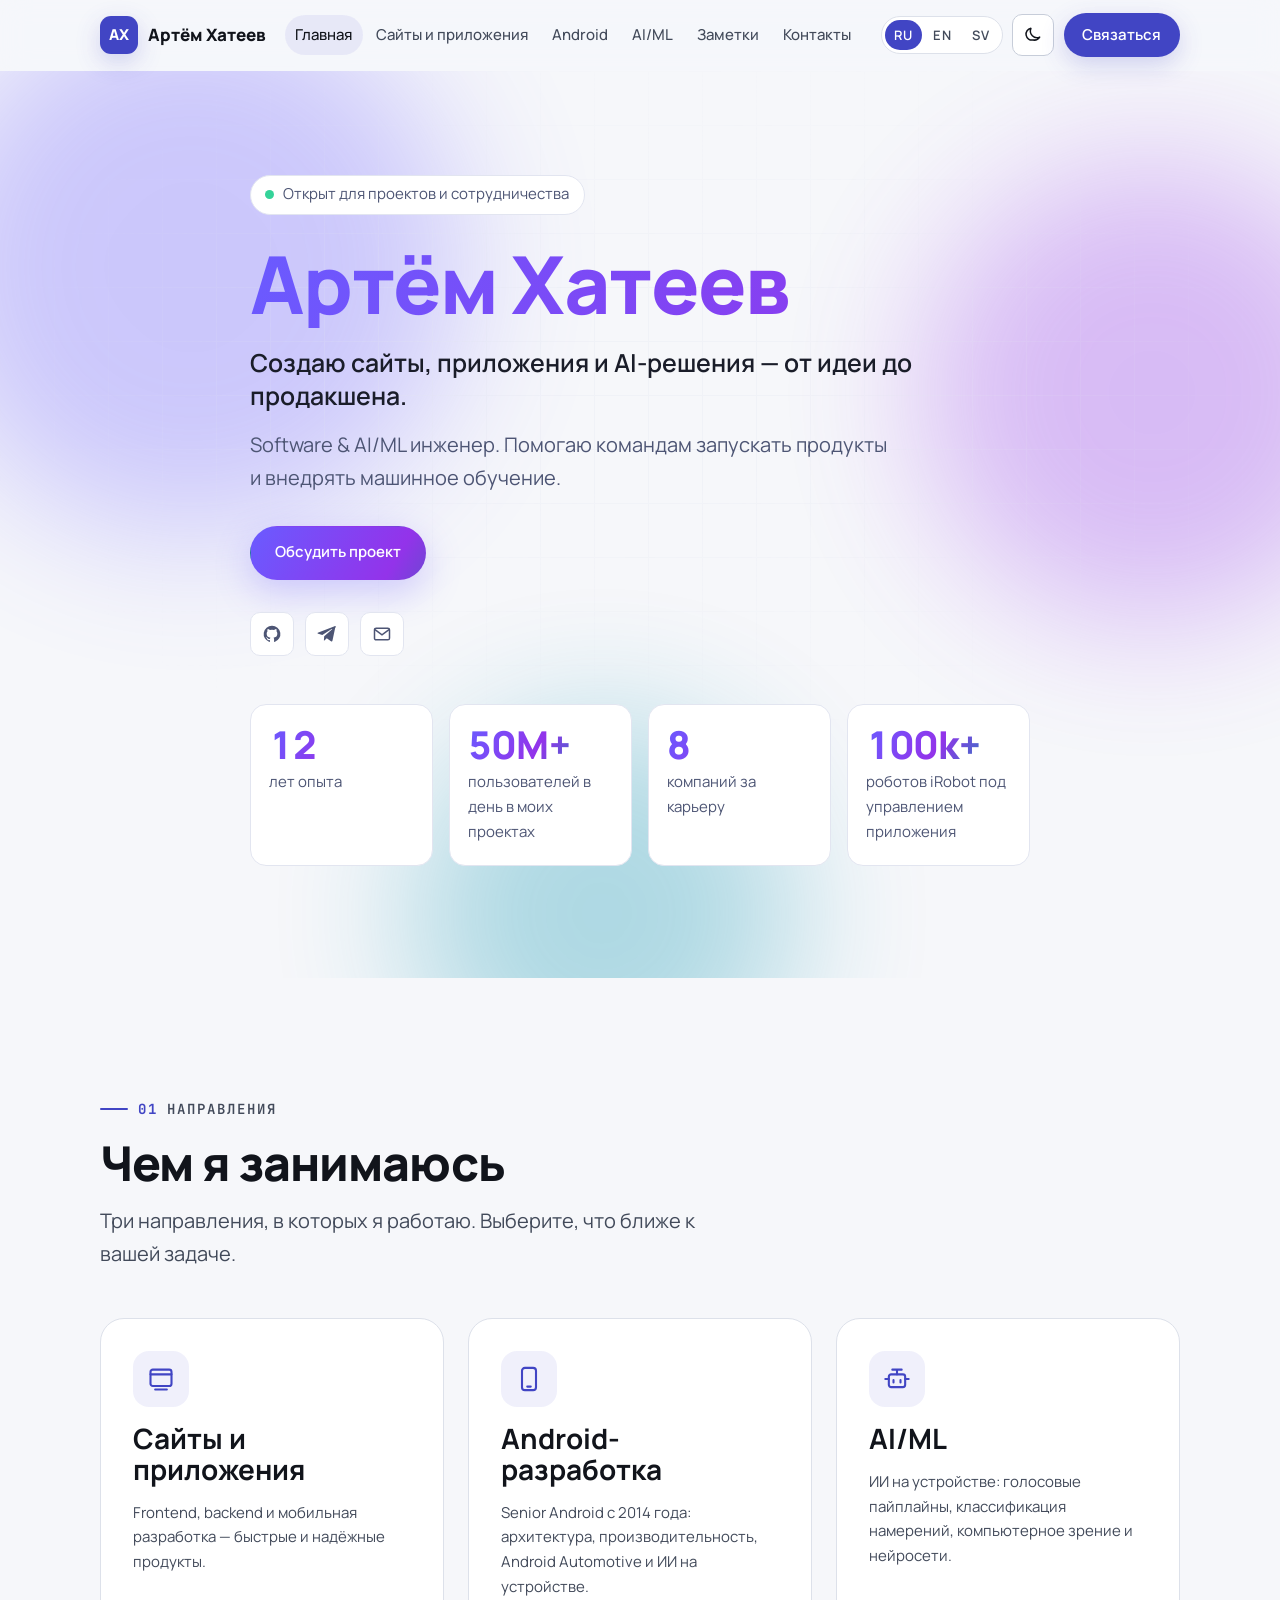
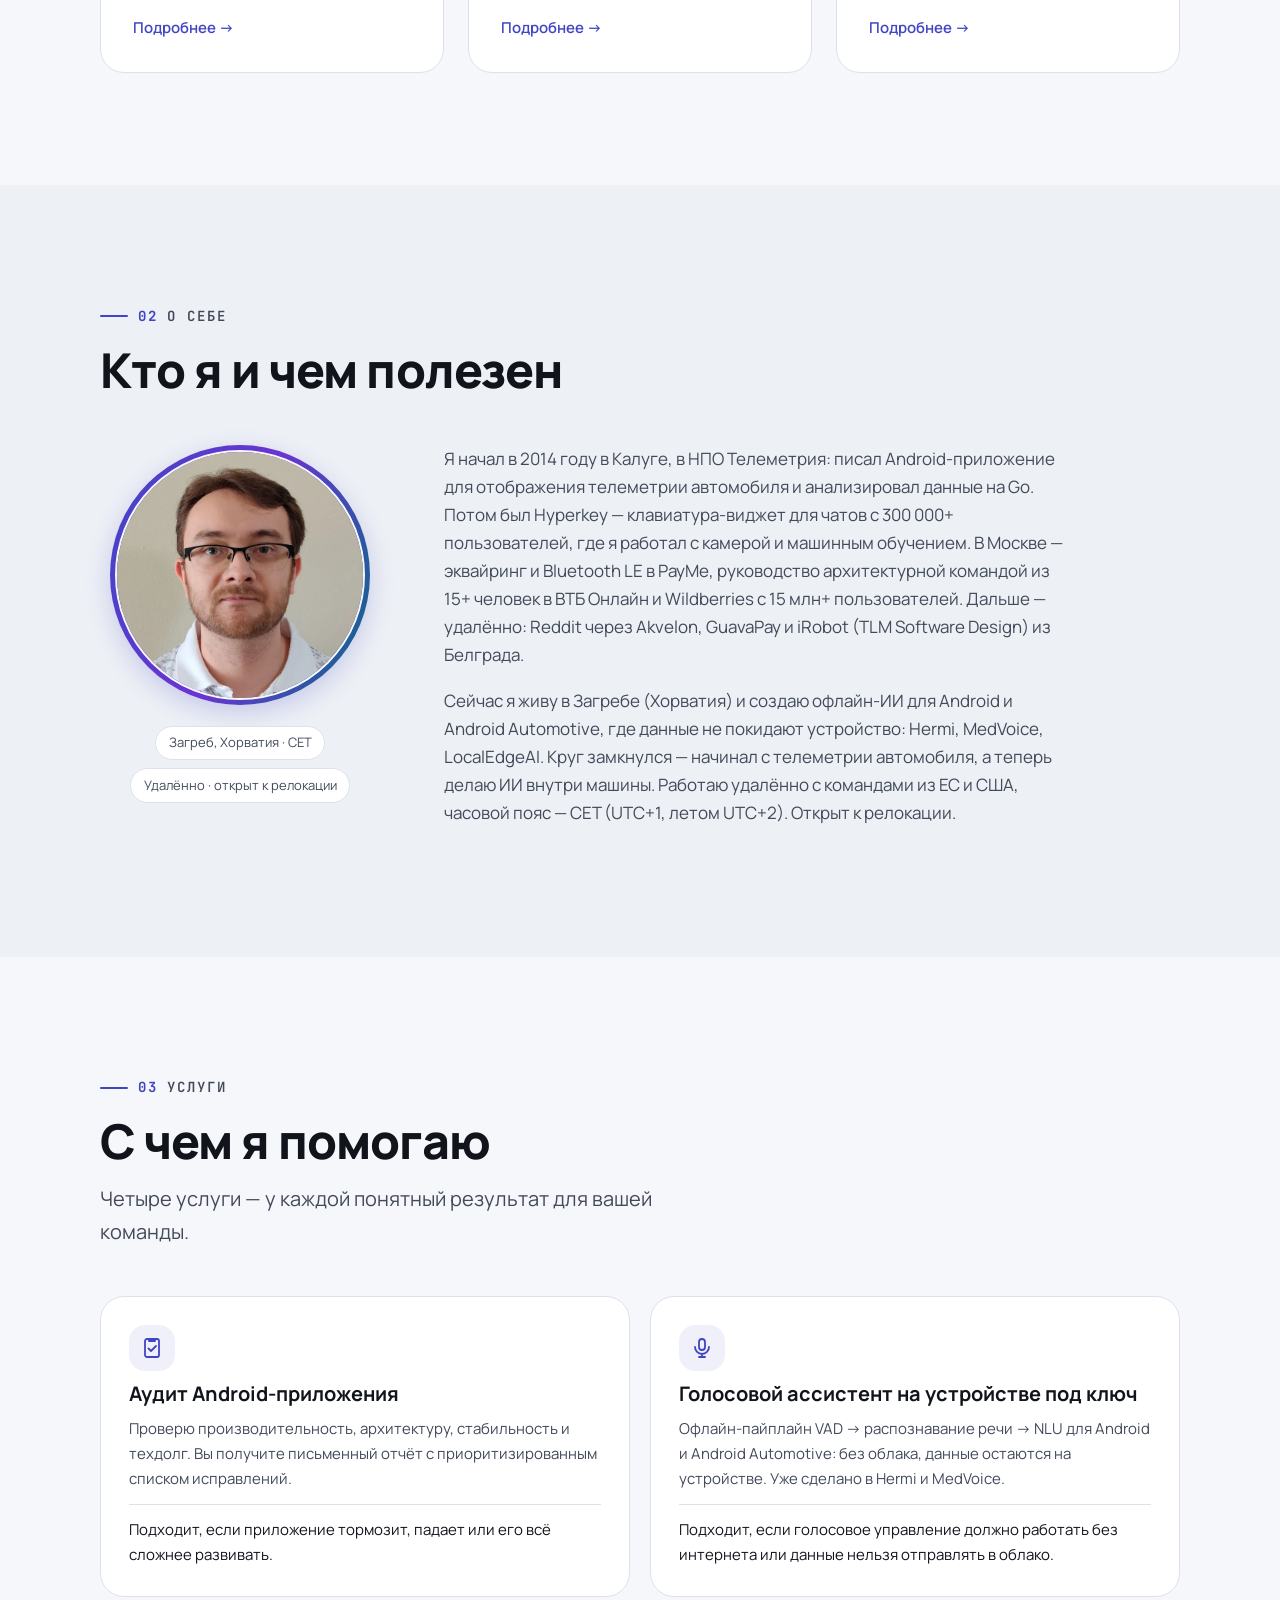
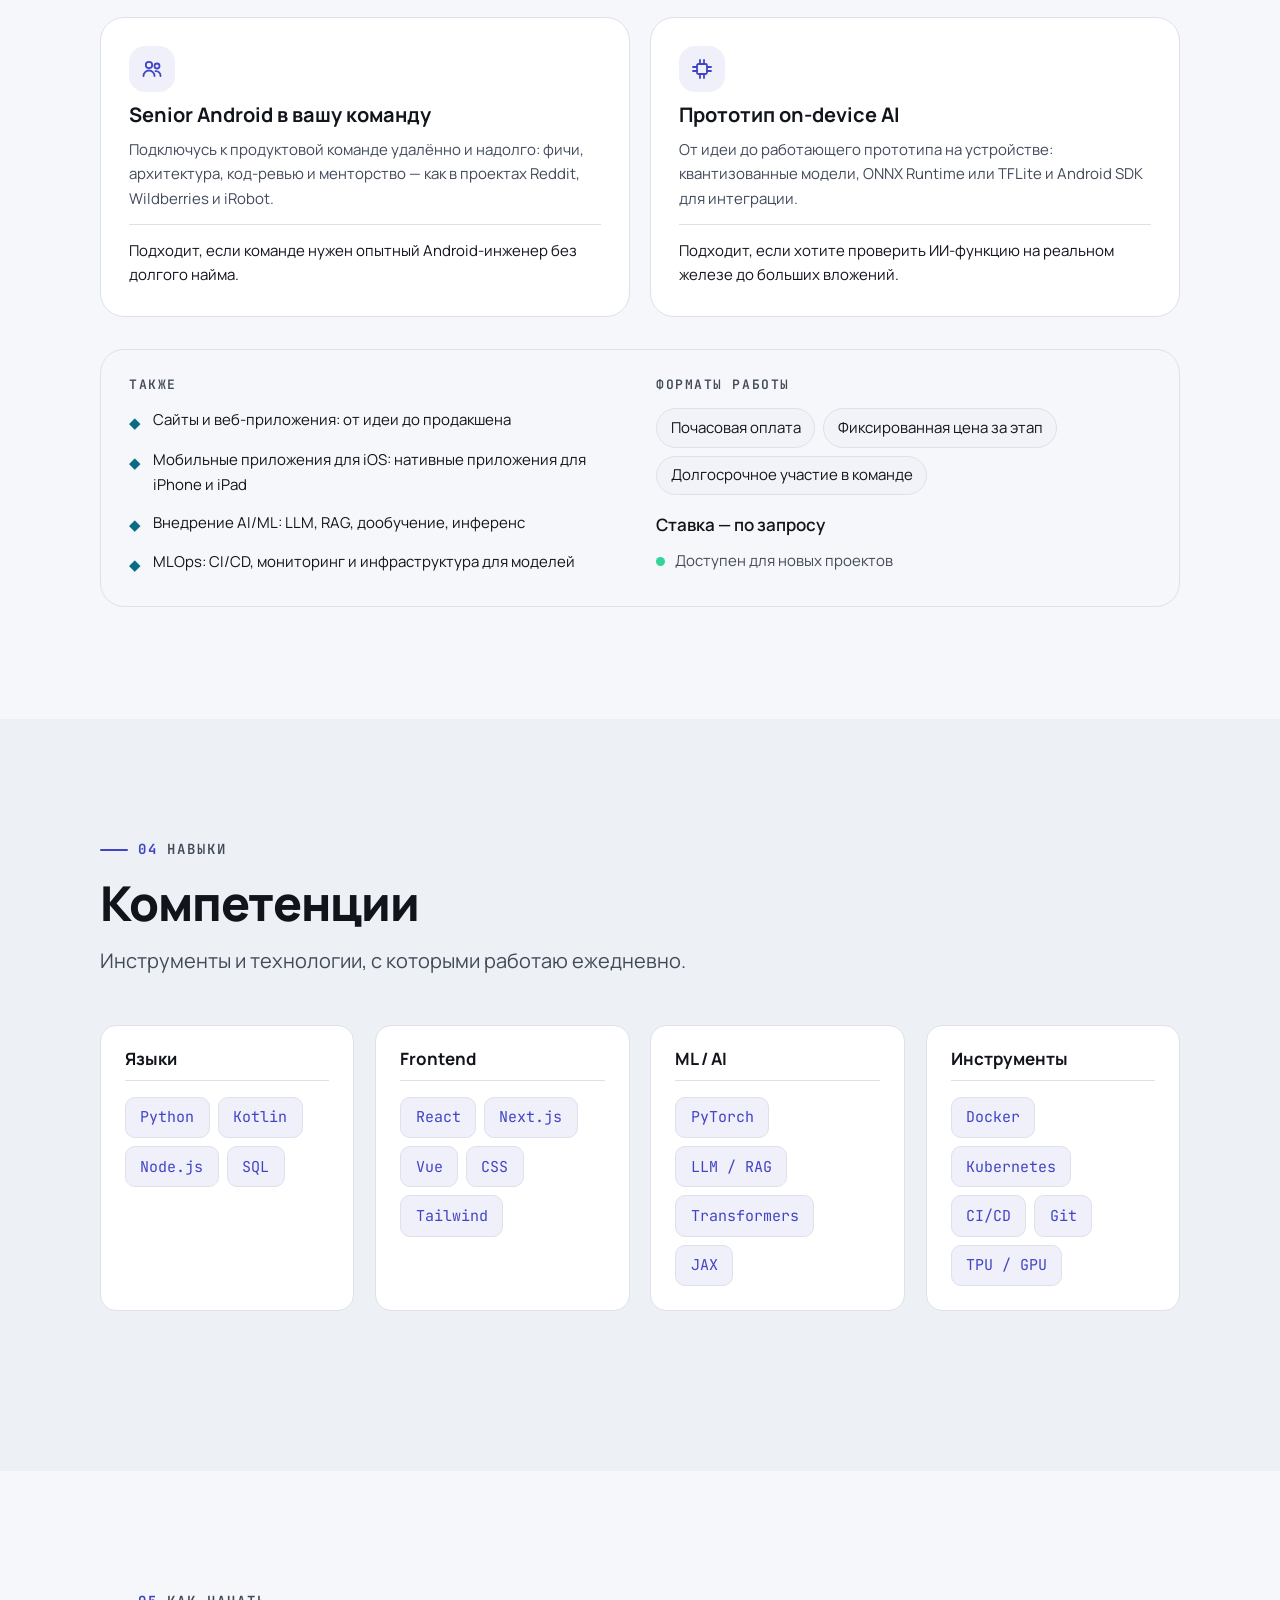
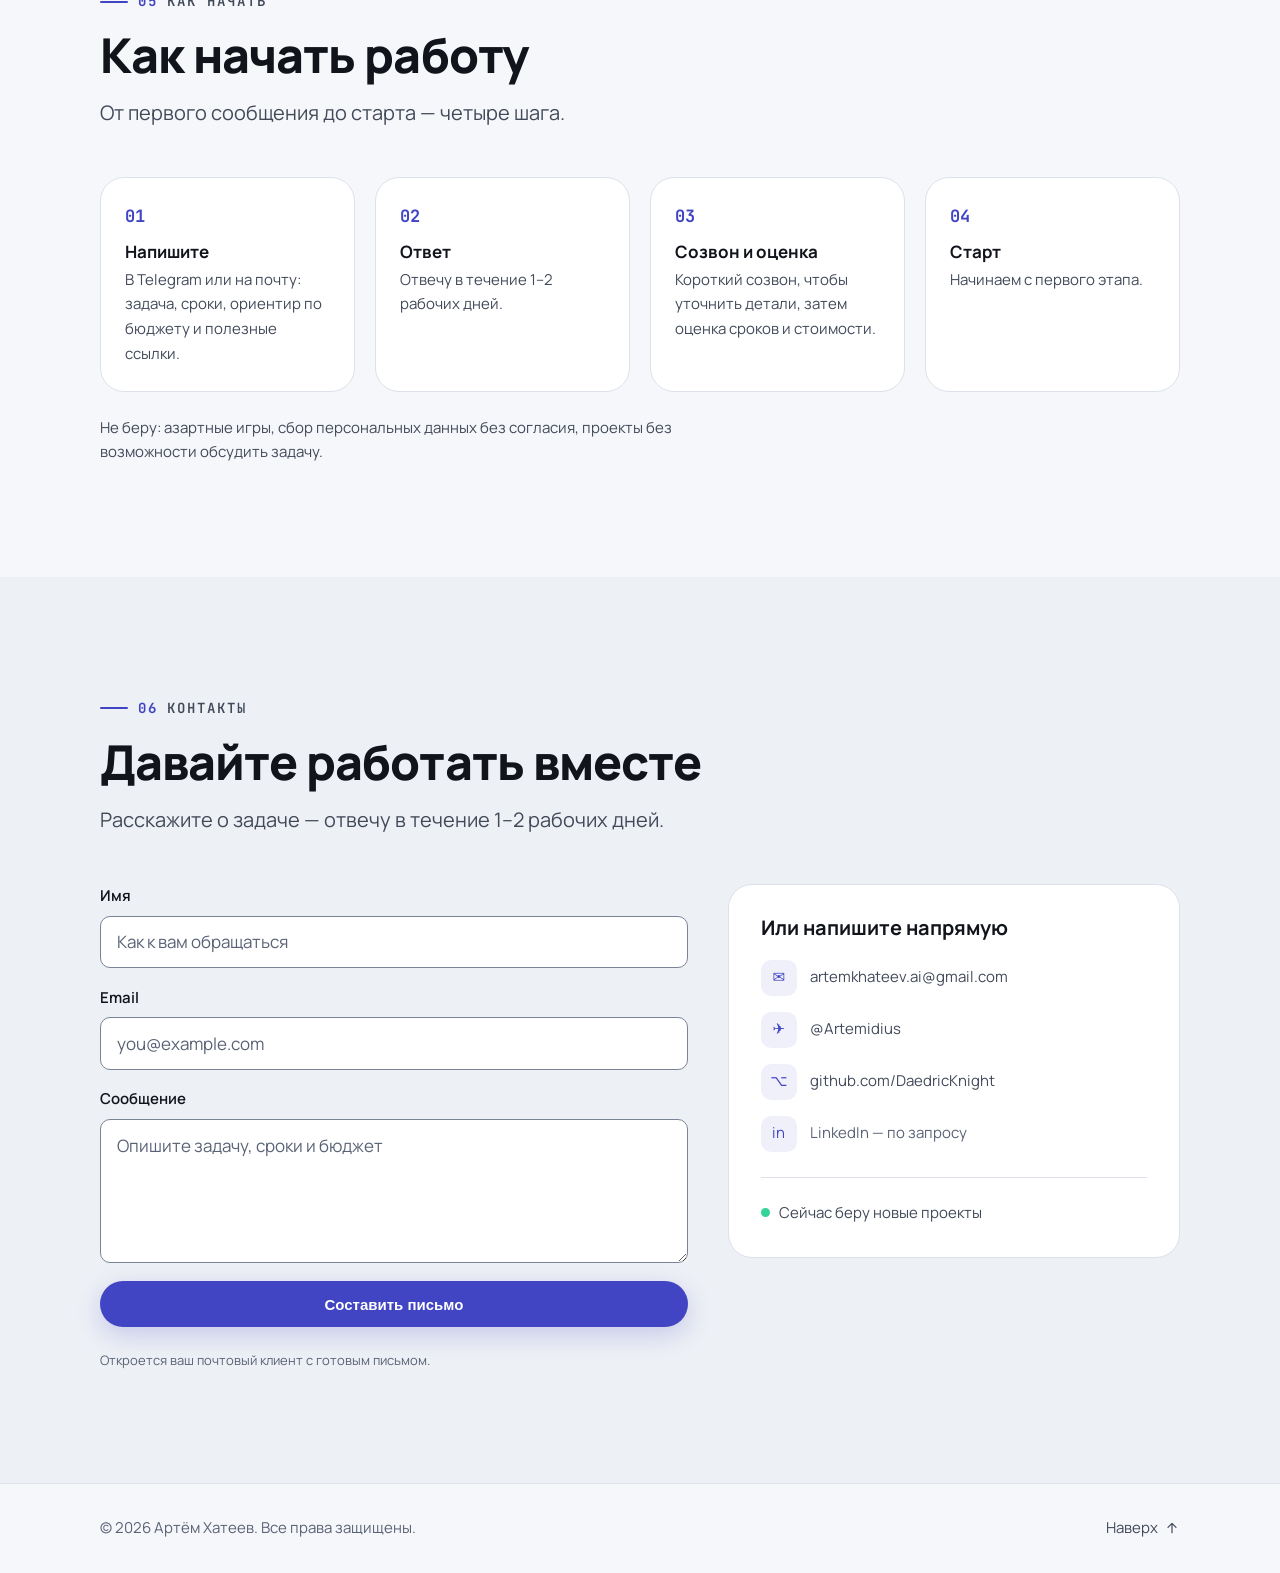
<file: index.html>
<!DOCTYPE html>
<html lang="ru" data-theme="dark">
<head>
  <meta charset="UTF-8" />
  <meta name="viewport" content="width=device-width, initial-scale=1.0, viewport-fit=cover" />

  <title>Артём Хатеев — Software & AI/ML инженер</title>
  <meta name="description" content="Портфолио Артёма Хатеева: разработка сайтов и приложений, а также решения на базе AI/ML." />

  <link rel="icon" type="image/svg+xml" href="favicon.svg" />

  <link rel="preconnect" href="https://fonts.googleapis.com" />
  <link rel="preconnect" href="https://fonts.gstatic.com" crossorigin />
  <link rel="stylesheet" href="https://fonts.googleapis.com/css2?family=Manrope:wght@400;500;600;700;800&family=JetBrains+Mono:wght@400;500;600&display=swap" />

  <!-- ?v= — сброс кеша браузера после обновлений; увеличивайте номер при изменениях -->
  <link rel="stylesheet" href="assets/css/styles.css?v=23" />
  <!-- Помечаем, что JS работает: только тогда элементы .reveal прячутся до анимации -->
  <script>document.documentElement.classList.add("js");</script>
</head>
<!-- data-title-key / data-desc-key — ключи для <title> и meta на разных языках -->
<body data-page="home" data-title-key="title.home" data-desc-key="desc.home">
  <a class="skip-link" href="#main" data-i18n="skip">К основному содержимому</a>

  <!-- ======================= ШАПКА ======================= -->
  <!-- Ссылка «Наверх» ведёт на #top: по стандарту HTML без элемента с таким id это начало документа.
       (Раньше id="top" стоял на sticky-шапке — переход к «прилипшему» элементу не прокручивал страницу.) -->
  <header class="site-header">
    <div class="container nav-inner">
      <a class="brand" href="index.html" aria-label="Artem Khateev">
        <span class="brand-mark" aria-hidden="true" data-i18n="initials">АХ</span>
        <span class="brand-text" data-i18n="name">Артём&nbsp;Хатеев</span>
      </a>

      <nav class="nav" aria-label="Основная навигация">
        <ul class="nav-list" id="nav-list">
          <li><a href="index.html" aria-current="page" data-i18n="nav.home">Главная</a></li>
          <li><a href="web.html" data-i18n="nav.web">Сайты и приложения</a></li>
          <li><a href="android.html" data-i18n="nav.android">Android</a></li>
          <li><a href="ai.html" data-i18n="nav.ai">AI/ML</a></li>
          <li><a href="notes.html" data-i18n="nav.notes">Заметки</a></li>
          <li><a href="#contact" data-i18n="nav.contact">Контакты</a></li>
        </ul>
      </nav>

      <div class="nav-actions">
        <!-- Переключатель языка -->
        <div class="lang-switch" role="group" data-i18n-aria="aria.lang" aria-label="Выбрать язык">
          <button type="button" data-lang="ru" aria-pressed="true">RU</button>
          <button type="button" data-lang="en" aria-pressed="false">EN</button>
          <button type="button" data-lang="sv" aria-pressed="false">SV</button>
        </div>

        <!-- Переключатель темы -->
        <button class="icon-btn theme-toggle" id="theme-toggle" type="button"
                data-i18n-aria="aria.theme" data-i18n-attr-title="aria.theme"
                aria-label="Переключить тему" title="Переключить тему">
          <svg class="icon-sun" width="20" height="20" viewBox="0 0 24 24" fill="none" aria-hidden="true">
            <circle cx="12" cy="12" r="4.5" stroke="currentColor" stroke-width="1.8"/>
            <path d="M12 2v2.5M12 19.5V22M4.2 4.2l1.8 1.8M18 18l1.8 1.8M2 12h2.5M19.5 12H22M4.2 19.8L6 18M18 6l1.8-1.8"
                  stroke="currentColor" stroke-width="1.8" stroke-linecap="round"/>
          </svg>
          <svg class="icon-moon" width="20" height="20" viewBox="0 0 24 24" fill="none" aria-hidden="true">
            <path d="M20 14.5A8 8 0 019.5 4 7 7 0 0012 18a7.9 7.9 0 008-3.5z"
                  stroke="currentColor" stroke-width="1.8" stroke-linejoin="round"/>
          </svg>
        </button>

        <a class="btn btn-primary btn-sm cta-header" href="#contact" data-i18n="nav.cta">Связаться</a>

        <button class="icon-btn menu-toggle" id="menu-toggle" type="button"
                data-i18n-aria="aria.menu.open" aria-label="Открыть меню" aria-expanded="false" aria-controls="nav-list">
          <span class="menu-bar"></span>
          <span class="menu-bar"></span>
          <span class="menu-bar"></span>
        </button>
      </div>
    </div>
  </header>

  <main id="main">

    <!-- ======================= HERO ======================= -->
    <section class="hero" id="hero">
      <div class="hero-bg" aria-hidden="true">
        <div class="blob blob-1"></div>
        <div class="blob blob-2"></div>
        <div class="blob blob-3"></div>
        <div class="grid-overlay"></div>
      </div>

      <div class="container hero-inner">
        <p class="hero-eyebrow reveal">
          <span class="status-dot" aria-hidden="true"></span>
          <span data-i18n="hero.badge">Открыт для проектов и сотрудничества</span>
        </p>

        <!-- Анимация появления — на обёртке, а не на h1 (см. комментарий в styles.css) -->
        <div class="reveal">
          <h1 class="hero-title" data-i18n="name">Артём Хатеев</h1>
        </div>

        <p class="hero-lead reveal" data-i18n="hero.lead">
          Создаю сайты, приложения и AI-решения — от идеи до продакшена.
        </p>
        <p class="hero-sub reveal" data-i18n="hero.sub">
          Software &amp; AI/ML инженер. Помогаю командам запускать продукты и внедрять машинное обучение.
        </p>

        <div class="hero-cta reveal">
          <a class="btn btn-primary" href="#contact" data-i18n="cta.discuss">Обсудить проект</a>
          <!-- Появляется, только если в assets/js/script.js задан BOOKING_URL -->
          <a class="btn btn-secondary" href="#" target="_blank" rel="noopener" data-booking hidden data-i18n="cta.book">Записаться на звонок</a>
        </div>

        <!-- Профили: GitHub, Telegram, email -->
        <ul class="hero-social reveal" aria-label="Социальные сети">
          <li><a href="https://github.com/DaedricKnight" target="_blank" rel="noopener" aria-label="GitHub" title="GitHub">
            <svg width="20" height="20" viewBox="0 0 24 24" fill="currentColor" aria-hidden="true"><path d="M12 2a10 10 0 00-3.16 19.49c.5.09.68-.22.68-.48l-.01-1.7c-2.78.6-3.37-1.34-3.37-1.34-.46-1.16-1.11-1.47-1.11-1.47-.9-.62.07-.6.07-.6 1 .07 1.53 1.03 1.53 1.03.89 1.52 2.34 1.08 2.91.83.09-.65.35-1.08.63-1.33-2.22-.25-4.55-1.11-4.55-4.94 0-1.09.39-1.98 1.03-2.68-.1-.25-.45-1.27.1-2.65 0 0 .84-.27 2.75 1.02a9.5 9.5 0 015 0c1.91-1.29 2.75-1.02 2.75-1.02.55 1.38.2 2.4.1 2.65.64.7 1.03 1.59 1.03 2.68 0 3.84-2.34 4.68-4.57 4.93.36.31.68.92.68 1.86l-.01 2.75c0 .27.18.58.69.48A10 10 0 0012 2z"/></svg>
          </a></li>
          <li><a href="https://t.me/Artemidius" target="_blank" rel="noopener" aria-label="Telegram" title="Telegram">
            <svg width="20" height="20" viewBox="0 0 24 24" fill="currentColor" aria-hidden="true"><path d="M21.9 4.3l-3.3 15.6c-.25 1.1-.9 1.37-1.83.85l-5.05-3.72-2.44 2.35c-.27.27-.5.5-1.02.5l.36-5.14L18.2 6.3c.4-.36-.09-.56-.62-.2L6.4 13.24l-4.98-1.56c-1.08-.34-1.1-1.08.23-1.6l19.44-7.5c.9-.33 1.69.2 1.4 1.72z"/></svg>
          </a></li>
          <li><a href="mailto:artemkhateev.ai@gmail.com" aria-label="Email" title="Email">
            <svg width="20" height="20" viewBox="0 0 24 24" fill="none" aria-hidden="true"><rect x="3" y="5" width="18" height="14" rx="2" stroke="currentColor" stroke-width="1.8"/><path d="M4 7l8 6 8-6" stroke="currentColor" stroke-width="1.8" stroke-linecap="round"/></svg>
          </a></li>
        </ul>

        <!-- Цифры — только проверяемые факты из опыта (см. web.html). Счётчик анимируется до data-count. -->
        <dl class="hero-stats reveal" aria-label="Ключевые показатели">
          <div class="stat">
            <dt class="stat-num" data-count="12" data-suffix="">12</dt>
            <dd class="stat-label" data-i18n="stat.years">лет опыта</dd>
          </div>
          <div class="stat">
            <dt class="stat-num" data-count="50" data-suffix="M+">50M+</dt>
            <dd class="stat-label" data-i18n="stat.dau">пользователей в день в моих проектах</dd>
          </div>
          <div class="stat">
            <dt class="stat-num" data-count="8" data-suffix="">8</dt>
            <dd class="stat-label" data-i18n="stat.companies">компаний за карьеру</dd>
          </div>
          <div class="stat">
            <dt class="stat-num" data-count="100" data-suffix="k+">100k+</dt>
            <dd class="stat-label" data-i18n="stat.robots">роботов iRobot под управлением приложения</dd>
          </div>
        </dl>
      </div>
    </section>

    <!-- =================== НАПРАВЛЕНИЯ =================== -->
    <section class="section" id="directions">
      <div class="container">
        <header class="section-head reveal">
          <span class="section-kicker"><span class="kicker-num">01</span><span data-i18n="home.k.choose">Направления</span></span>
          <h2 class="section-title" data-i18n="home.choose.title">Чем я занимаюсь</h2>
          <p class="section-desc" data-i18n="home.choose.desc">Три направления, в которых я работаю. Выберите, что ближе к вашей задаче.</p>
        </header>

        <div class="spec-grid">
          <a class="spec-card reveal" href="web.html">
            <span class="spec-ico" aria-hidden="true">
              <svg width="28" height="28" viewBox="0 0 24 24" fill="none"><rect x="3" y="4" width="18" height="14" rx="2" stroke="currentColor" stroke-width="1.8"/><path d="M3 8h18M7 21h10" stroke="currentColor" stroke-width="1.8" stroke-linecap="round"/></svg>
            </span>
            <h3 class="spec-card-title" data-i18n="card.web.title">Сайты и приложения</h3>
            <p class="spec-card-desc" data-i18n="card.web.desc">Frontend, backend и мобильная разработка — быстрые и надёжные продукты.</p>
            <span class="spec-more" data-i18n="card.more">Подробнее →</span>
          </a>

          <a class="spec-card reveal" href="android.html">
            <span class="spec-ico" aria-hidden="true">
              <svg width="28" height="28" viewBox="0 0 24 24" fill="none"><rect x="6" y="2.5" width="12" height="19" rx="2.5" stroke="currentColor" stroke-width="1.8"/><path d="M10.5 18.5h3" stroke="currentColor" stroke-width="1.8" stroke-linecap="round"/></svg>
            </span>
            <h3 class="spec-card-title" data-i18n="card.android.title">Android-разработка</h3>
            <p class="spec-card-desc" data-i18n="card.android.desc">Senior Android с 2014 года: архитектура, производительность, Android Automotive и ИИ на устройстве.</p>
            <span class="spec-more" data-i18n="card.more">Подробнее →</span>
          </a>

          <a class="spec-card reveal" href="ai.html">
            <span class="spec-ico" aria-hidden="true">
              <svg width="28" height="28" viewBox="0 0 24 24" fill="none"><rect x="5" y="8" width="14" height="11" rx="2" stroke="currentColor" stroke-width="1.8"/><path d="M12 8V4M8 4h8M9 13v2M15 13v2M2 12h3M19 12h3" stroke="currentColor" stroke-width="1.8" stroke-linecap="round"/></svg>
            </span>
            <h3 class="spec-card-title" data-i18n="card.ai.title">AI/ML</h3>
            <p class="spec-card-desc" data-i18n="card.ai.desc">ИИ на устройстве: голосовые пайплайны, классификация намерений, компьютерное зрение и нейросети.</p>
            <span class="spec-more" data-i18n="card.more">Подробнее →</span>
          </a>
        </div>
      </div>
    </section>

    <!-- ======================= ОБО МНЕ ======================= -->
    <section class="section section-alt" id="about">
      <div class="container">
        <header class="section-head reveal">
          <span class="section-kicker"><span class="kicker-num">02</span><span data-i18n="home.k.about">О себе</span></span>
          <h2 class="section-title" data-i18n="about.title">Кто я и чем полезен</h2>
        </header>

        <div class="about-grid">
          <div class="about-photo reveal">
            <!-- Фото: assets/img/photo.webp (+ photo.jpg для старых браузеров), 640×640, без EXIF. -->
            <div class="photo-ring">
              <picture class="photo-pic">
                <source srcset="assets/img/photo.webp?v=23" type="image/webp" />
                <img class="photo-img" src="assets/img/photo.jpg?v=23" width="640" height="640"
                     loading="lazy" decoding="async" data-i18n-alt="photo.alt" alt="Артём Хатеев" />
              </picture>
            </div>
            <ul class="about-badges" aria-label="Статус">
              <li data-i18n="about.badge1">Загреб, Хорватия · CET</li>
              <li data-i18n="about.badge2">Удалённо · открыт к релокации</li>
            </ul>
          </div>

          <div class="about-text reveal">
            <p data-i18n="about.p1">Я начал в 2014 году в Калуге, в НПО Телеметрия: писал Android-приложение для отображения телеметрии автомобиля и анализировал данные на Go. Потом был Hyperkey — клавиатура-виджет для чатов с 300 000+ пользователей, где я работал с камерой и машинным обучением. В Москве — эквайринг и Bluetooth LE в PayMe, руководство архитектурной командой из 15+ человек в ВТБ Онлайн и Wildberries с 15 млн+ пользователей. Дальше — удалённо: Reddit через Akvelon, GuavaPay и iRobot (TLM Software Design) из Белграда.</p>
            <p data-i18n="about.p2">Сейчас я живу в Загребе (Хорватия) и создаю офлайн-ИИ для Android и Android Automotive, где данные не покидают устройство: Hermi, MedVoice, LocalEdgeAI. Круг замкнулся — начинал с телеметрии автомобиля, а теперь делаю ИИ внутри машины. Работаю удалённо с командами из ЕС и США, часовой пояс — CET (UTC+1, летом UTC+2). Открыт к релокации.</p>
          </div>
        </div>
      </div>
    </section>

    <!-- ======================= УСЛУГИ ======================= -->
    <section class="section" id="services">
      <div class="container">
        <header class="section-head reveal">
          <span class="section-kicker"><span class="kicker-num">03</span><span data-i18n="home.k.services">Услуги</span></span>
          <h2 class="section-title" data-i18n="services.title">С чем я помогаю</h2>
          <p class="section-desc" data-i18n="services.desc">Четыре услуги — у каждой понятный результат для вашей команды.</p>
        </header>

        <div class="services-grid">
          <article class="service-card reveal">
            <span class="service-ico"><svg width="24" height="24" viewBox="0 0 24 24" fill="none" stroke="currentColor" stroke-width="1.8" stroke-linecap="round" stroke-linejoin="round" aria-hidden="true"><rect x="5" y="3" width="14" height="18" rx="2"/><path d="M9 3v2h6V3M8.5 12.5l2.5 2.5L16 10"/></svg></span>
            <h3 class="service-title" data-i18n="svc1.title">Аудит Android-приложения</h3>
            <p class="service-desc" data-i18n="svc1.desc">Проверю производительность, архитектуру, стабильность и техдолг. Вы получите письменный отчёт с приоритизированным списком исправлений.</p>
            <p class="service-fit" data-i18n="svc1.fit">Подходит, если приложение тормозит, падает или его всё сложнее развивать.</p>
          </article>
          <article class="service-card reveal">
            <span class="service-ico"><svg width="24" height="24" viewBox="0 0 24 24" fill="none" stroke="currentColor" stroke-width="1.8" stroke-linecap="round" stroke-linejoin="round" aria-hidden="true"><rect x="9" y="3" width="6" height="11" rx="3"/><path d="M5 11a7 7 0 0014 0M12 18v3M9 21h6"/></svg></span>
            <h3 class="service-title" data-i18n="svc2.title">Голосовой ассистент на устройстве под ключ</h3>
            <p class="service-desc" data-i18n="svc2.desc">Офлайн-пайплайн VAD → распознавание речи → NLU для Android и Android Automotive: без облака, данные остаются на устройстве. Уже сделано в Hermi и MedVoice.</p>
            <p class="service-fit" data-i18n="svc2.fit">Подходит, если голосовое управление должно работать без интернета или данные нельзя отправлять в облако.</p>
          </article>
          <article class="service-card reveal">
            <span class="service-ico"><svg width="24" height="24" viewBox="0 0 24 24" fill="none" stroke="currentColor" stroke-width="1.8" stroke-linecap="round" stroke-linejoin="round" aria-hidden="true"><circle cx="9" cy="8" r="3.2"/><path d="M3.5 19a5.5 5.5 0 0111 0"/><circle cx="17" cy="9" r="2.5"/><path d="M15.5 14.2A4.5 4.5 0 0120.5 19"/></svg></span>
            <h3 class="service-title" data-i18n="svc3.title">Senior Android в вашу команду</h3>
            <p class="service-desc" data-i18n="svc3.desc">Подключусь к продуктовой команде удалённо и надолго: фичи, архитектура, код-ревью и менторство — как в проектах Reddit, Wildberries и iRobot.</p>
            <p class="service-fit" data-i18n="svc3.fit">Подходит, если команде нужен опытный Android-инженер без долгого найма.</p>
          </article>
          <article class="service-card reveal">
            <span class="service-ico"><svg width="24" height="24" viewBox="0 0 24 24" fill="none" stroke="currentColor" stroke-width="1.8" stroke-linecap="round" stroke-linejoin="round" aria-hidden="true"><rect x="7" y="7" width="10" height="10" rx="1.5"/><path d="M10 3v4M14 3v4M10 17v4M14 17v4M3 10h4M3 14h4M17 10h4M17 14h4"/></svg></span>
            <h3 class="service-title" data-i18n="svc4.title">Прототип on-device AI</h3>
            <p class="service-desc" data-i18n="svc4.desc">От идеи до работающего прототипа на устройстве: квантизованные модели, ONNX Runtime или TFLite и Android SDK для интеграции.</p>
            <p class="service-fit" data-i18n="svc4.fit">Подходит, если хотите проверить ИИ-функцию на реальном железе до больших вложений.</p>
          </article>
        </div>

        <div class="services-extra reveal">
          <div class="services-also">
            <h3 class="services-subtitle" data-i18n="services.also">Также</h3>
            <ul class="offer-list">
              <li><span class="offer-ico" aria-hidden="true">◆</span><span data-i18n="offer.1">Сайты и веб-приложения: от идеи до продакшена</span></li>
              <li><span class="offer-ico" aria-hidden="true">◆</span><span data-i18n="offer.ios">Мобильные приложения для iOS: нативные приложения для iPhone и iPad</span></li>
              <li><span class="offer-ico" aria-hidden="true">◆</span><span data-i18n="offer.2">Внедрение AI/ML: LLM, RAG, дообучение, инференс</span></li>
              <li><span class="offer-ico" aria-hidden="true">◆</span><span data-i18n="offer.4">MLOps: CI/CD, мониторинг и инфраструктура для моделей</span></li>
            </ul>
          </div>
          <div class="services-formats">
            <h3 class="services-subtitle" data-i18n="services.formats">Форматы работы</h3>
            <ul class="format-chips">
              <li data-i18n="fmt.hourly">Почасовая оплата</li>
              <li data-i18n="fmt.fixed">Фиксированная цена за этап</li>
              <li data-i18n="fmt.team">Долгосрочное участие в команде</li>
            </ul>
            <p class="services-rate" data-i18n="services.rate">Ставка — по запросу</p>
            <p class="services-available"><span class="status-dot" aria-hidden="true"></span><span data-i18n="services.available">Доступен для новых проектов</span></p>
          </div>
        </div>
      </div>
    </section>

    <!-- ======================= НАВЫКИ (кратко) ======================= -->
    <section class="section section-alt" id="skills">
      <div class="container">
        <header class="section-head reveal">
          <span class="section-kicker"><span class="kicker-num">04</span><span data-i18n="home.k.skills">Навыки</span></span>
          <h2 class="section-title" data-i18n="skills.title">Компетенции</h2>
          <p class="section-desc" data-i18n="skills.desc">Инструменты и технологии, с которыми работаю ежедневно.</p>
        </header>

        <!-- ЗАМЕНИТЕ: группы и чипы. Названия технологий не переводятся. -->
        <div class="skills-grid">
          <div class="skill-group reveal">
            <h3 class="skill-group-title" data-i18n="cat.languages">Языки</h3>
            <ul class="tag-chips tag-chips-lg"><li>Python</li><li>Kotlin</li><li>Node.js</li><li>SQL</li></ul>
          </div>
          <div class="skill-group reveal">
            <h3 class="skill-group-title" data-i18n="cat.frontend">Frontend</h3>
            <ul class="tag-chips tag-chips-lg"><li>React</li><li>Next.js</li><li>Vue</li><li>CSS</li><li>Tailwind</li></ul>
          </div>
          <div class="skill-group reveal">
            <h3 class="skill-group-title" data-i18n="cat.ml">ML / AI</h3>
            <ul class="tag-chips tag-chips-lg"><li>PyTorch</li><li>LLM / RAG</li><li>Transformers</li><li>JAX</li></ul>
          </div>
          <div class="skill-group reveal">
            <h3 class="skill-group-title" data-i18n="cat.tools">Инструменты</h3>
            <ul class="tag-chips tag-chips-lg"><li>Docker</li><li>Kubernetes</li><li>CI/CD</li><li>Git</li><li>TPU / GPU</li></ul>
          </div>
        </div>
      </div>
    </section>

    <!-- ======================= КАК НАЧАТЬ РАБОТУ ======================= -->
    <section class="section" id="start">
      <div class="container">
        <header class="section-head reveal">
          <span class="section-kicker"><span class="kicker-num">05</span><span data-i18n="home.k.start">Как начать</span></span>
          <h2 class="section-title" data-i18n="start.title">Как начать работу</h2>
          <p class="section-desc" data-i18n="start.desc">От первого сообщения до старта — четыре шага.</p>
        </header>

        <ol class="steps">
          <li class="step reveal">
            <span class="step-num" aria-hidden="true">01</span>
            <h3 class="step-title" data-i18n="step1.title">Напишите</h3>
            <p class="step-text" data-i18n="step1.text">В Telegram или на почту: задача, сроки, ориентир по бюджету и полезные ссылки.</p>
          </li>
          <li class="step reveal">
            <span class="step-num" aria-hidden="true">02</span>
            <h3 class="step-title" data-i18n="step2.title">Ответ</h3>
            <p class="step-text" data-i18n="step2.text">Отвечу в течение 1–2 рабочих дней.</p>
          </li>
          <li class="step reveal">
            <span class="step-num" aria-hidden="true">03</span>
            <h3 class="step-title" data-i18n="step3.title">Созвон и оценка</h3>
            <p class="step-text" data-i18n="step3.text">Короткий созвон, чтобы уточнить детали, затем оценка сроков и стоимости.</p>
          </li>
          <li class="step reveal">
            <span class="step-num" aria-hidden="true">04</span>
            <h3 class="step-title" data-i18n="step4.title">Старт</h3>
            <p class="step-text" data-i18n="step4.text">Начинаем с первого этапа.</p>
          </li>
        </ol>

        <!-- ЗАМЕНИТЕ: проверьте список «Не беру» (ключ start.decline) — это значения по умолчанию, подтвердите или измените. -->
        <p class="start-decline reveal" data-i18n="start.decline">Не беру: азартные игры, сбор персональных данных без согласия, проекты без возможности обсудить задачу.</p>
      </div>
    </section>

    <!-- ======================= ОТЗЫВЫ (скрыто) =======================
         ЗАМЕНИТЕ: раздел скрыт, пока нет реальных отзывов. Чтобы вернуть его:
         1) впишите настоящие отзывы в assets/js/i18n.js (ключи testi1.*, testi2.*) для ru/en/sv;
         2) раскомментируйте разметку ниже и поправьте номера в подписях следующих разделов.
    <section class="section section-alt" id="testimonials">
      <div class="container">
        <header class="section-head reveal">
          <span class="section-kicker"><span class="kicker-num">04</span><span data-i18n="home.k.testi">Отзывы</span></span>
          <h2 class="section-title" data-i18n="testi.title">Что обо мне говорят</h2>
        </header>

        <div class="testimonials-grid">
          <figure class="testimonial-card reveal">
            <blockquote data-i18n="testi1.quote">«Разобрался в задаче быстрее, чем мы успели её объяснить. Результат был в проде уже через две недели.»</blockquote>
            <figcaption>
              <span class="t-avatar" aria-hidden="true">A</span>
              <span>
                <strong data-i18n="testi1.name">Имя клиента</strong>
                <small data-i18n="testi1.role">CTO, Название компании</small>
              </span>
            </figcaption>
          </figure>

          <figure class="testimonial-card reveal">
            <blockquote data-i18n="testi2.quote">«Чистый код, понятная документация и честные сроки. С таким подрядчиком спокойно.»</blockquote>
            <figcaption>
              <span class="t-avatar" aria-hidden="true">M</span>
              <span>
                <strong data-i18n="testi2.name">Имя клиента</strong>
                <small data-i18n="testi2.role">Product Lead, Название компании</small>
              </span>
            </figcaption>
          </figure>
        </div>
      </div>
    </section>
    -->

    <!-- ======================= КОНТАКТЫ ======================= -->
    <section class="section section-alt" id="contact">
      <div class="container">
        <header class="section-head reveal">
          <span class="section-kicker"><span class="kicker-num">06</span><span data-i18n="home.k.contact">Контакты</span></span>
          <h2 class="section-title" data-i18n="contact.title">Давайте работать вместе</h2>
          <p class="section-desc" data-i18n="contact.desc">Расскажите о задаче — отвечу в течение 1–2 рабочих дней.</p>
        </header>

        <div class="contact-grid">
          <!-- Форма без бэкенда: script.js собирает письмо и открывает почтовый клиент (mailto).
               Без JS сработает action="mailto:…". Чтобы принимать сообщения на сервер — см. README
               («Подключение формы»): Formspree или свой backend. -->
          <form class="contact-form reveal" id="contact-form" action="mailto:artemkhateev.ai@gmail.com" method="post" enctype="text/plain" novalidate>
            <div class="field">
              <label for="name" data-i18n="form.name.label">Имя</label>
              <input type="text" id="name" name="name" autocomplete="name"
                     data-i18n-ph="form.name.ph" placeholder="Как к вам обращаться" required />
            </div>
            <div class="field">
              <label for="email" data-i18n="form.email.label">Email</label>
              <input type="email" id="email" name="email" autocomplete="email"
                     data-i18n-ph="form.email.ph" placeholder="you@example.com" required />
            </div>
            <div class="field">
              <label for="message" data-i18n="form.message.label">Сообщение</label>
              <textarea id="message" name="message" rows="5"
                        data-i18n-ph="form.message.ph" placeholder="Опишите задачу, сроки и бюджет" required></textarea>
            </div>
            <button type="submit" class="btn btn-primary btn-block" data-i18n="form.submit">Составить письмо</button>
            <p class="form-note" id="form-status" role="status" aria-live="polite" data-i18n="form.note">Откроется ваш почтовый клиент с готовым письмом.</p>
          </form>

          <aside class="contact-direct reveal" aria-label="Прямые контакты">
            <h3 data-i18n="contact.direct.title">Или напишите напрямую</h3>
            <ul class="contact-links">
              <li><span class="c-ico" aria-hidden="true">✉</span><a href="mailto:artemkhateev.ai@gmail.com">artemkhateev.ai@gmail.com</a></li>
              <li><span class="c-ico" aria-hidden="true">✈</span><a href="https://t.me/Artemidius" target="_blank" rel="noopener">@Artemidius</a></li>
              <li><span class="c-ico" aria-hidden="true">⌥</span><a href="https://github.com/DaedricKnight" target="_blank" rel="noopener">github.com/DaedricKnight</a></li>
              <li class="contact-note"><span class="c-ico" aria-hidden="true">in</span><span data-i18n="contact.linkedin">LinkedIn — по запросу</span></li>
            </ul>
            <div class="contact-availability">
              <span class="status-dot" aria-hidden="true"></span>
              <span data-i18n="contact.available">Сейчас беру новые проекты</span>
            </div>
            <!-- Появляется, только если в assets/js/script.js задан BOOKING_URL -->
            <a class="btn btn-secondary btn-block contact-booking" href="#" target="_blank" rel="noopener" data-booking hidden data-i18n="cta.book">Записаться на звонок</a>
          </aside>
        </div>
      </div>
    </section>
  </main>

  <!-- ======================= ПОДВАЛ ======================= -->
  <footer class="site-footer">
    <div class="container footer-inner">
      <p class="footer-copy">© <span id="year">2026</span> <span data-i18n="name">Артём Хатеев</span>. <span data-i18n="footer.rights">Все права защищены.</span></p>
      <a class="back-to-top" href="#top">
        <span data-i18n="footer.top">Наверх</span>
        <svg width="16" height="16" viewBox="0 0 24 24" fill="none" aria-hidden="true">
          <path d="M12 19V5m0 0l-6 6m6-6l6 6" stroke="currentColor" stroke-width="1.8" stroke-linecap="round" stroke-linejoin="round"/>
        </svg>
      </a>
    </div>
  </footer>

  <script src="assets/js/i18n.js?v=23"></script>
  <script src="assets/js/script.js?v=23"></script>
</body>
</html>
</file>
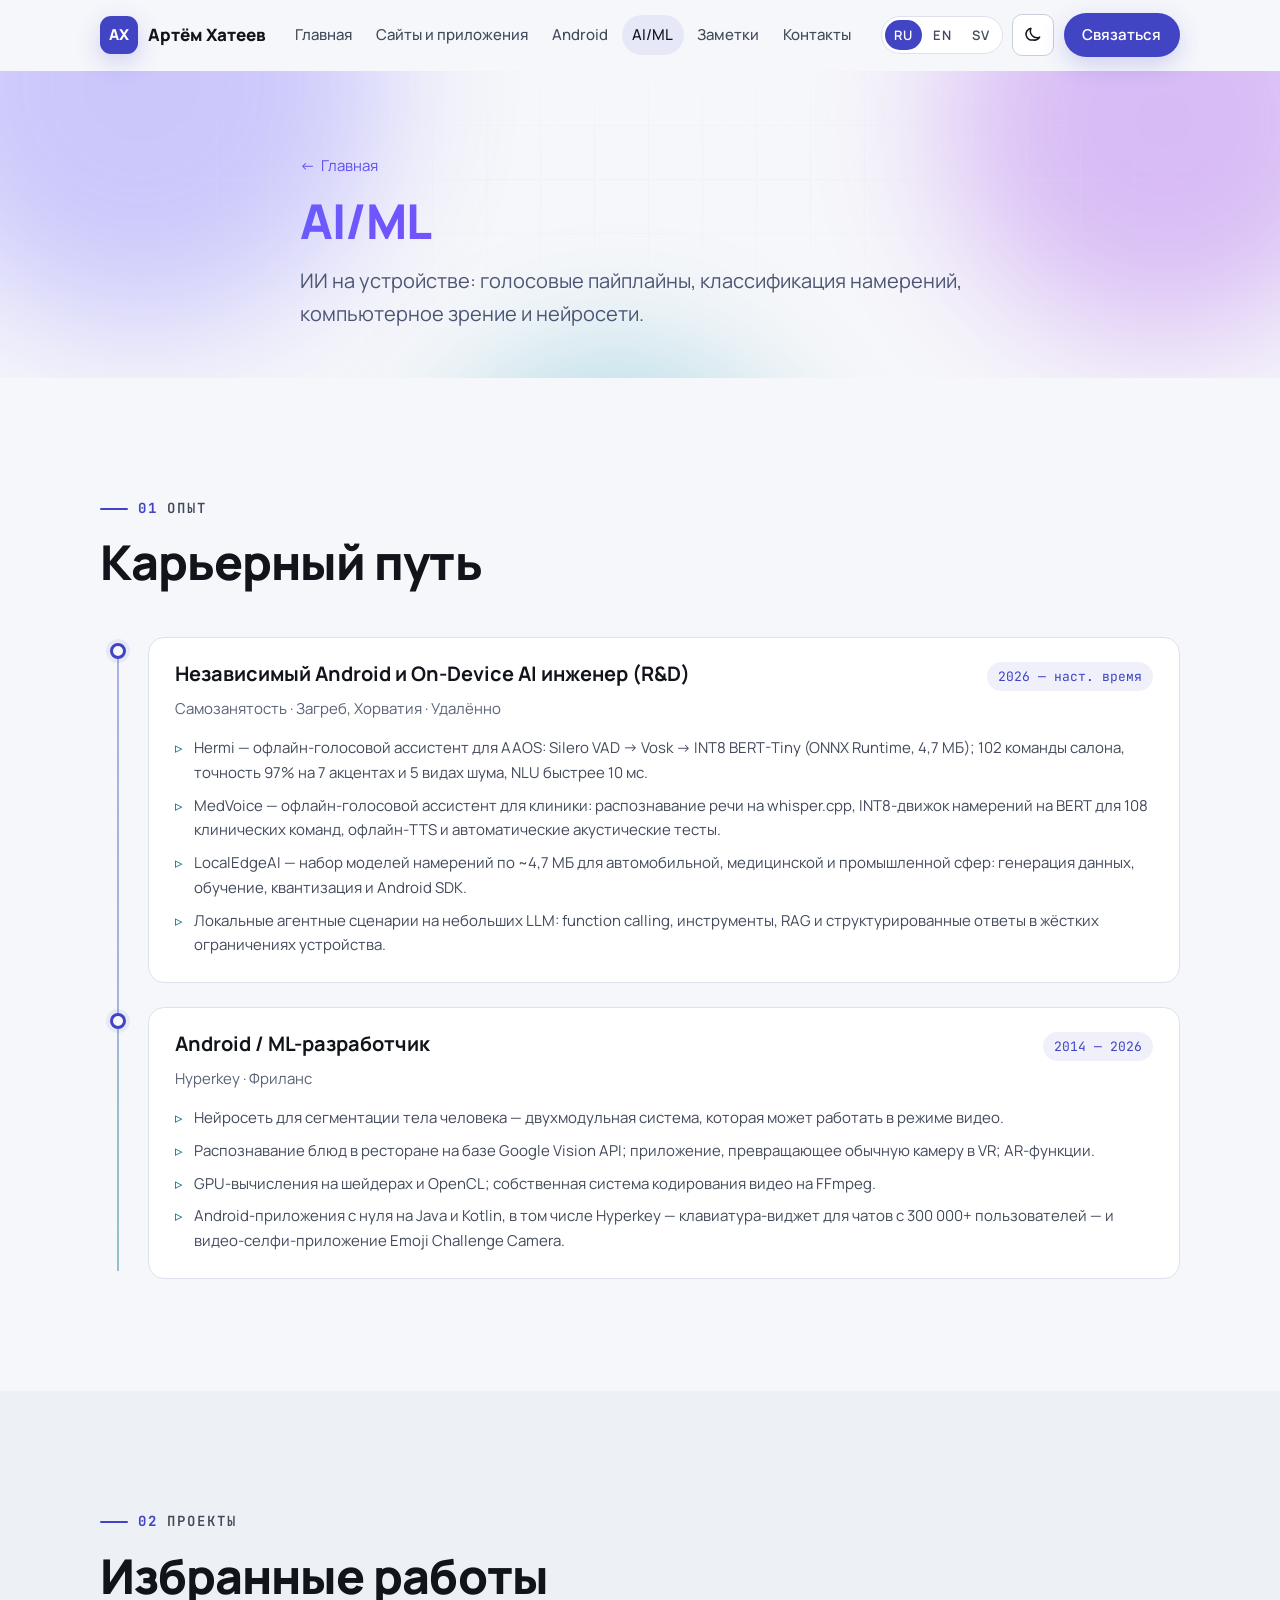
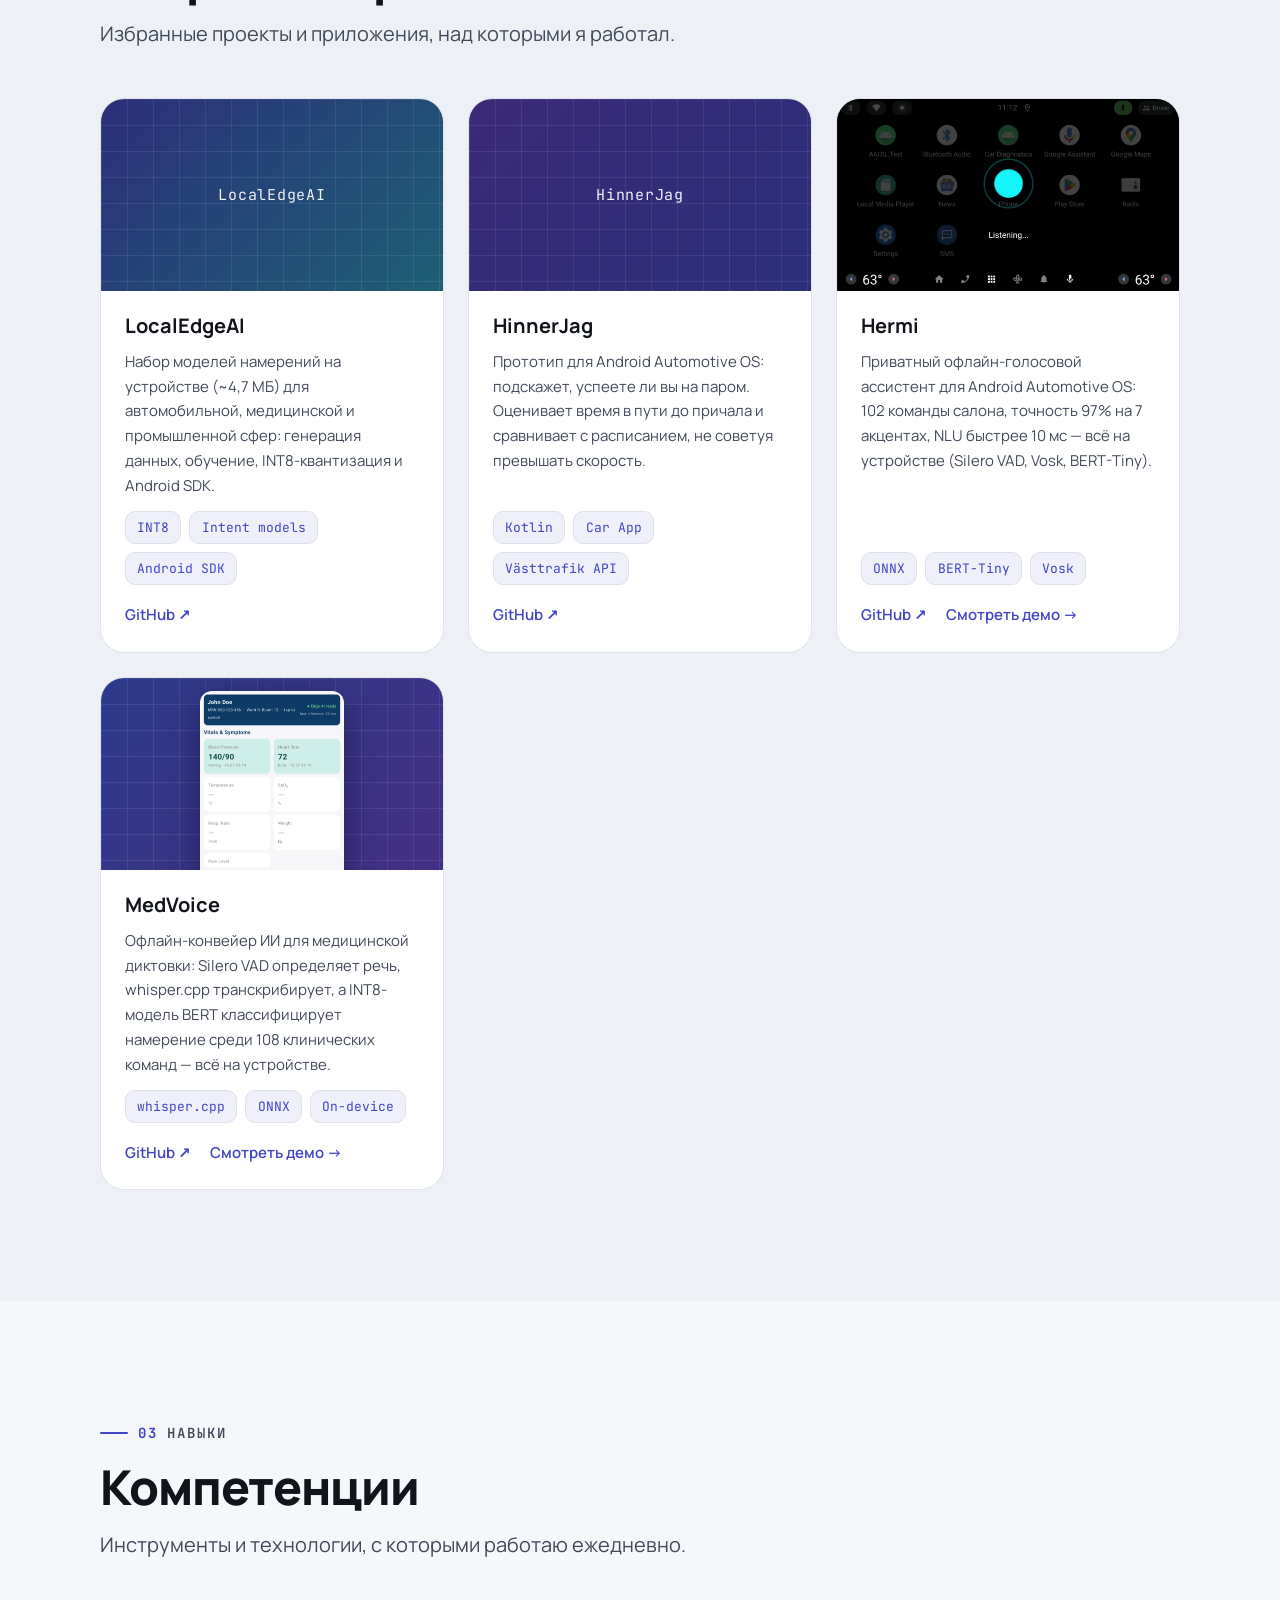
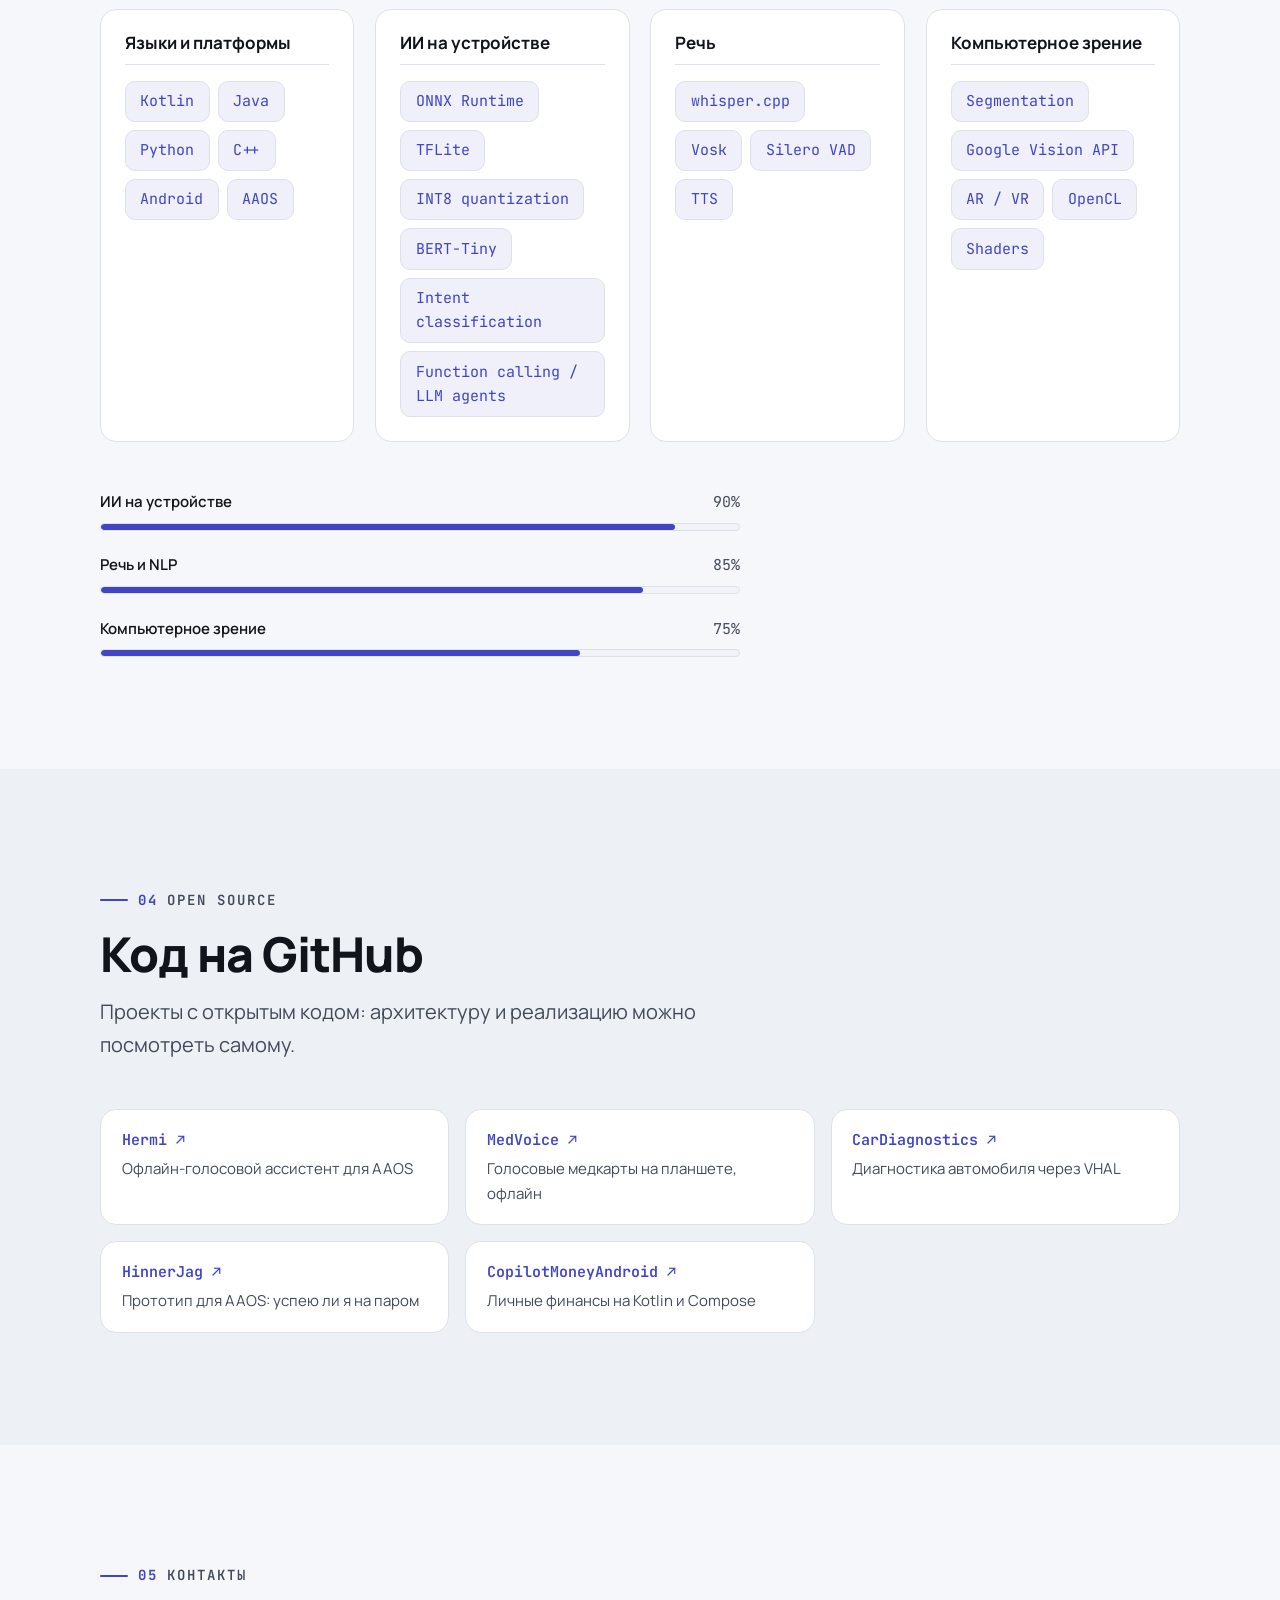
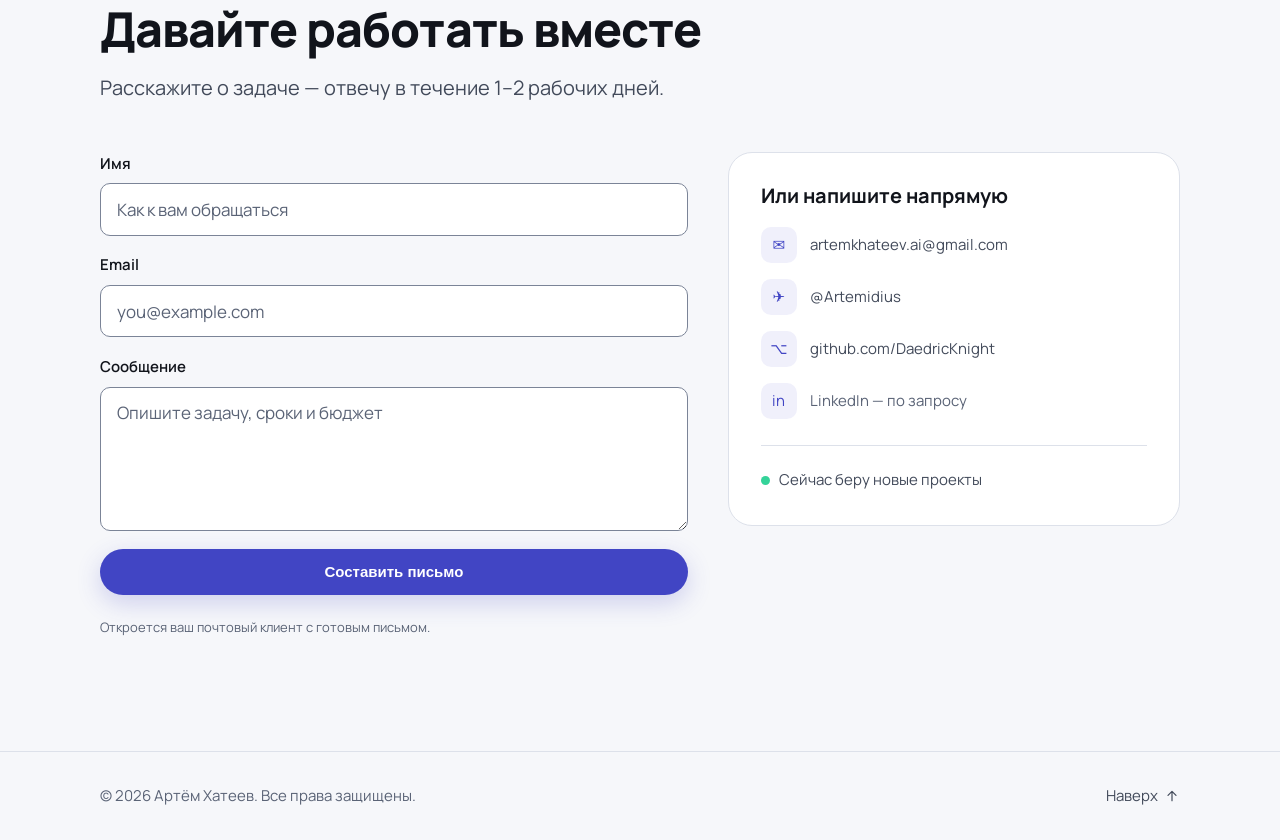
<file: ai.html>
<!DOCTYPE html>
<html lang="ru" data-theme="dark">
<head>
  <meta charset="UTF-8" />
  <meta name="viewport" content="width=device-width, initial-scale=1.0, viewport-fit=cover" />

  <title>AI/ML — Артём Хатеев</title>
  <meta name="description" content="AI/ML: ИИ на устройстве, распознавание речи, классификация намерений и компьютерное зрение." />

  <link rel="icon" type="image/svg+xml" href="favicon.svg" />

  <link rel="preconnect" href="https://fonts.googleapis.com" />
  <link rel="preconnect" href="https://fonts.gstatic.com" crossorigin />
  <link rel="stylesheet" href="https://fonts.googleapis.com/css2?family=Manrope:wght@400;500;600;700;800&family=JetBrains+Mono:wght@400;500;600&display=swap" />

  <!-- ?v= — сброс кеша браузера после обновлений; увеличивайте номер при изменениях -->
  <link rel="stylesheet" href="assets/css/styles.css?v=23" />
  <!-- Помечаем, что JS работает: только тогда элементы .reveal прячутся до анимации -->
  <script>document.documentElement.classList.add("js");</script>
</head>
<body data-page="ai" data-title-key="title.ai" data-desc-key="desc.ai">
  <a class="skip-link" href="#main" data-i18n="skip">К основному содержимому</a>

  <!-- ======================= ШАПКА ======================= -->
  <!-- Ссылка «Наверх» ведёт на #top: по стандарту HTML без элемента с таким id это начало документа.
       (Раньше id="top" стоял на sticky-шапке — переход к «прилипшему» элементу не прокручивал страницу.) -->
  <header class="site-header">
    <div class="container nav-inner">
      <a class="brand" href="index.html" aria-label="Artem Khateev">
        <span class="brand-mark" aria-hidden="true" data-i18n="initials">АХ</span>
        <span class="brand-text" data-i18n="name">Артём&nbsp;Хатеев</span>
      </a>

      <nav class="nav" aria-label="Основная навигация">
        <ul class="nav-list" id="nav-list">
          <li><a href="index.html" data-i18n="nav.home">Главная</a></li>
          <li><a href="web.html" data-i18n="nav.web">Сайты и приложения</a></li>
          <li><a href="android.html" data-i18n="nav.android">Android</a></li>
          <li><a href="ai.html" aria-current="page" data-i18n="nav.ai">AI/ML</a></li>
          <li><a href="notes.html" data-i18n="nav.notes">Заметки</a></li>
          <li><a href="#contact" data-i18n="nav.contact">Контакты</a></li>
        </ul>
      </nav>

      <div class="nav-actions">
        <div class="lang-switch" role="group" data-i18n-aria="aria.lang" aria-label="Выбрать язык">
          <button type="button" data-lang="ru" aria-pressed="true">RU</button>
          <button type="button" data-lang="en" aria-pressed="false">EN</button>
          <button type="button" data-lang="sv" aria-pressed="false">SV</button>
        </div>

        <button class="icon-btn theme-toggle" id="theme-toggle" type="button"
                data-i18n-aria="aria.theme" data-i18n-attr-title="aria.theme"
                aria-label="Переключить тему" title="Переключить тему">
          <svg class="icon-sun" width="20" height="20" viewBox="0 0 24 24" fill="none" aria-hidden="true">
            <circle cx="12" cy="12" r="4.5" stroke="currentColor" stroke-width="1.8"/>
            <path d="M12 2v2.5M12 19.5V22M4.2 4.2l1.8 1.8M18 18l1.8 1.8M2 12h2.5M19.5 12H22M4.2 19.8L6 18M18 6l1.8-1.8"
                  stroke="currentColor" stroke-width="1.8" stroke-linecap="round"/>
          </svg>
          <svg class="icon-moon" width="20" height="20" viewBox="0 0 24 24" fill="none" aria-hidden="true">
            <path d="M20 14.5A8 8 0 019.5 4 7 7 0 0012 18a7.9 7.9 0 008-3.5z"
                  stroke="currentColor" stroke-width="1.8" stroke-linejoin="round"/>
          </svg>
        </button>

        <a class="btn btn-primary btn-sm cta-header" href="#contact" data-i18n="nav.cta">Связаться</a>

        <button class="icon-btn menu-toggle" id="menu-toggle" type="button"
                data-i18n-aria="aria.menu.open" aria-label="Открыть меню" aria-expanded="false" aria-controls="nav-list">
          <span class="menu-bar"></span>
          <span class="menu-bar"></span>
          <span class="menu-bar"></span>
        </button>
      </div>
    </div>
  </header>

  <main id="main">

    <!-- =================== ХЕДЕР СТРАНИЦЫ =================== -->
    <section class="page-hero">
      <div class="hero-bg" aria-hidden="true">
        <div class="blob blob-1"></div>
        <div class="blob blob-2"></div>
        <div class="blob blob-3"></div>
        <div class="grid-overlay"></div>
      </div>
      <div class="container page-hero-inner">
        <a class="page-hero-back" href="index.html">← <span data-i18n="nav.home">Главная</span></a>
        <!-- Анимация появления — на обёртке, а не на h1 с градиентным текстом (Safari) -->
        <div class="reveal">
          <h1 data-i18n="card.ai.title">AI/ML</h1>
        </div>
        <p class="page-hero-lead" data-i18n="card.ai.desc">ИИ на устройстве: голосовые пайплайны, классификация намерений, компьютерное зрение и нейросети.</p>
      </div>
    </section>

    <!-- ======================= ОПЫТ ======================= -->
    <section class="section" id="experience">
      <div class="container">
        <header class="section-head reveal">
          <span class="section-kicker"><span class="kicker-num">01</span><span data-i18n="pg.k.exp">Опыт</span></span>
          <h2 class="section-title" data-i18n="exp.title">Карьерный путь</h2>
        </header>

        <!-- Опыт — по данным пользователя (LinkedIn) и его репозиториям; метрики взяты из этих данных.
             Тексты — в assets/js/i18n.js (ключи ai.exp*). -->
        <ol class="timeline">
          <li class="timeline-item reveal">
            <div class="timeline-dot" aria-hidden="true"></div>
            <div class="timeline-card">
              <div class="timeline-top">
                <h3 class="timeline-role" data-i18n="ai.exp1.role">Независимый Android и On-Device AI инженер (R&amp;D)</h3>
                <span class="timeline-period" data-i18n="ai.exp1.period">2026 — наст. время</span>
              </div>
              <p class="timeline-company" data-i18n="ai.exp1.org">Самозанятость · Загреб, Хорватия · Удалённо</p>
              <ul class="timeline-points">
                <li data-i18n="ai.exp1.b1">Hermi — офлайн-голосовой ассистент для AAOS: Silero VAD → Vosk → INT8 BERT-Tiny (ONNX Runtime, 4,7 МБ); 102 команды салона, точность 97% на 7 акцентах и 5 видах шума, NLU быстрее 10 мс.</li>
                <li data-i18n="ai.exp1.b2">MedVoice — офлайн-голосовой ассистент для клиники: распознавание речи на whisper.cpp, INT8-движок намерений на BERT для 108 клинических команд, офлайн-TTS и автоматические акустические тесты.</li>
                <li data-i18n="ai.exp1.b3">LocalEdgeAI — набор моделей намерений по ~4,7 МБ для автомобильной, медицинской и промышленной сфер: генерация данных, обучение, квантизация и Android SDK.</li>
                <li data-i18n="ai.exp1.b4">Локальные агентные сценарии на небольших LLM: function calling, инструменты, RAG и структурированные ответы в жёстких ограничениях устройства.</li>
              </ul>
            </div>
          </li>

          <li class="timeline-item reveal">
            <div class="timeline-dot" aria-hidden="true"></div>
            <div class="timeline-card">
              <div class="timeline-top">
                <h3 class="timeline-role" data-i18n="ai.exp2.role">Android / ML-разработчик</h3>
                <span class="timeline-period" data-i18n="ai.exp2.period">2014 — 2026</span>
              </div>
              <p class="timeline-company" data-i18n="ai.exp2.org">Hyperkey · Фриланс</p>
              <ul class="timeline-points">
                <li data-i18n="ai.exp2.b1">Нейросеть для сегментации тела человека — двухмодульная система, которая может работать в режиме видео.</li>
                <li data-i18n="ai.exp2.b2">Распознавание блюд в ресторане на базе Google Vision API; приложение, превращающее обычную камеру в VR; AR-функции.</li>
                <li data-i18n="ai.exp2.b3">GPU-вычисления на шейдерах и OpenCL; собственная система кодирования видео на FFmpeg.</li>
                <li data-i18n="ai.exp2.b4">Android-приложения с нуля на Java и Kotlin, в том числе Hyperkey — клавиатура-виджет для чатов с 300 000+ пользователей — и видео-селфи-приложение Emoji Challenge Camera.</li>
              </ul>
            </div>
          </li>
        </ol>

        <!-- ======== СЕРТИФИКАТЫ (скрыто) ========
             ЗАМЕНИТЕ: блок скрыт, пока нет реальных сертификатов. Чтобы вернуть:
             впишите название, организацию и год (ключи cert.* в assets/js/i18n.js или прямо
             в разметку) и раскомментируйте блок ниже.
        <div class="cert-block reveal">
          <h3 class="cert-title" data-i18n="cert.title">Сертификаты</h3>
          <ul class="cert-list">
            <li class="cert-item"><span class="cert-name" data-i18n="cert.name">Название сертификата</span><span class="cert-meta" data-i18n="cert.meta">Организация · Год</span></li>
            <li class="cert-item"><span class="cert-name" data-i18n="cert.name">Название сертификата</span><span class="cert-meta" data-i18n="cert.meta">Организация · Год</span></li>
            <li class="cert-item"><span class="cert-name" data-i18n="cert.name">Название сертификата</span><span class="cert-meta" data-i18n="cert.meta">Организация · Год</span></li>
          </ul>
        </div>
        -->
      </div>
    </section>

    <!-- ======================= ПРОЕКТЫ ======================= -->
    <section class="section section-alt" id="projects">
      <div class="container">
        <header class="section-head reveal">
          <span class="section-kicker"><span class="kicker-num">02</span><span data-i18n="pg.k.proj">Проекты</span></span>
          <h2 class="section-title" data-i18n="proj.title">Избранные работы</h2>
          <p class="section-desc" data-i18n="proj.desc">Избранные проекты и приложения, над которыми я работал.</p>
        </header>

        <!-- Реальные проекты. Тексты (title/desc) — в assets/js/i18n.js (ключи ai.proj*),
             ссылки и чипы-технологии правятся здесь. Чипы — редактируемые заглушки. -->
        <div class="projects-grid">
          <!-- GitHub: LocalEdgeAI -->
          <article class="project-card reveal">
            <div class="project-thumb thumb-a" aria-hidden="true"><span class="project-thumb-label">LocalEdgeAI</span></div>
            <div class="project-body">
              <h3 class="project-title" data-i18n="ai.proj1.title">LocalEdgeAI</h3>
              <p class="project-desc" data-i18n="ai.proj1.desc">Набор моделей намерений на устройстве (~4,7 МБ) для автомобильной, медицинской и промышленной сфер: генерация данных, обучение, INT8-квантизация и Android SDK.</p>
              <ul class="tag-chips" aria-label="Технологии"><li>INT8</li><li>Intent models</li><li>Android SDK</li></ul>
              <div class="project-links">
                <a href="https://github.com/DaedricKnight/LocalEdgeAI" target="_blank" rel="noopener" data-i18n="proj.github">GitHub ↗</a>
              </div>
            </div>
          </article>

          <!-- GitHub: HinnerJag -->
          <article class="project-card reveal">
            <div class="project-thumb thumb-b" aria-hidden="true"><span class="project-thumb-label">HinnerJag</span></div>
            <div class="project-body">
              <h3 class="project-title" data-i18n="ai.proj2.title">HinnerJag</h3>
              <p class="project-desc" data-i18n="ai.proj2.desc">Прототип для Android Automotive OS: успею ли я на паром — оценка времени в пути.</p>
              <ul class="tag-chips" aria-label="Технологии"><li>Kotlin</li><li>Car App</li><li>Västtrafik API</li></ul>
              <div class="project-links">
                <a href="https://github.com/DaedricKnight/HinnerJag" target="_blank" rel="noopener" data-i18n="proj.github">GitHub ↗</a>
              </div>
            </div>
          </article>

          <!-- GitHub: Hermi -->
          <article class="project-card reveal">
            <div class="project-thumb thumb-c project-thumb-cover" aria-hidden="true"><img src="assets/media/hermi-demo-poster.jpg" alt="" width="1272" height="720" loading="lazy" decoding="async"></div>
            <div class="project-body">
              <h3 class="project-title" data-i18n="ai.proj3.title">Hermi</h3>
              <p class="project-desc" data-i18n="ai.proj3.desc">Приватный офлайн-голосовой ассистент для Android Automotive OS: 102 команды салона, точность 97% на 7 акцентах, NLU быстрее 10 мс — всё на устройстве (Silero VAD, Vosk, BERT-Tiny).</p>
              <ul class="tag-chips" aria-label="Технологии"><li>ONNX</li><li>BERT-Tiny</li><li>Vosk</li></ul>
              <div class="project-links">
                <a href="https://github.com/DaedricKnight/Hermi" target="_blank" rel="noopener" data-i18n="proj.github">GitHub ↗</a>
                <a href="notes/hermi-offline-voice-assistant.html#demo" data-i18n="media.demo">Смотреть демо →</a>
              </div>
            </div>
          </article>

          <!-- GitHub: MedVoice (AI/ML-ракурс) -->
          <article class="project-card reveal">
            <div class="project-thumb thumb-d project-thumb-device" aria-hidden="true"><img src="assets/media/medvoice-screenshot.png" alt="" width="574" height="1180" loading="lazy" decoding="async"></div>
            <div class="project-body">
              <h3 class="project-title" data-i18n="ai.proj4.title">MedVoice</h3>
              <p class="project-desc" data-i18n="ai.proj4.desc">Офлайн-конвейер ИИ для медицинской диктовки: Silero VAD определяет речь, whisper.cpp транскрибирует, а INT8-модель BERT классифицирует намерение среди 108 клинических команд — всё на устройстве.</p>
              <ul class="tag-chips" aria-label="Технологии"><li>whisper.cpp</li><li>ONNX</li><li>On-device</li></ul>
              <div class="project-links">
                <a href="https://github.com/DaedricKnight/MedVoice" target="_blank" rel="noopener" data-i18n="proj.github">GitHub ↗</a>
                <a href="notes/medvoice-offline-clinical-dictation.html#demo" data-i18n="media.demo">Смотреть демо →</a>
              </div>
            </div>
          </article>
        </div>
      </div>
    </section>

    <!-- ======================= НАВЫКИ ======================= -->
    <section class="section" id="skills">
      <div class="container">
        <header class="section-head reveal">
          <span class="section-kicker"><span class="kicker-num">03</span><span data-i18n="pg.k.skills">Навыки</span></span>
          <h2 class="section-title" data-i18n="skills.title">Компетенции</h2>
          <p class="section-desc" data-i18n="skills.desc">Инструменты и технологии, с которыми работаю ежедневно.</p>
        </header>

        <!-- Навыки отражают реальные проекты и резюме. Названия технологий не переводятся. -->
        <div class="skills-grid">
          <div class="skill-group reveal">
            <h3 class="skill-group-title" data-i18n="cat.langplat">Языки и платформы</h3>
            <ul class="tag-chips tag-chips-lg"><li>Kotlin</li><li>Java</li><li>Python</li><li>C++</li><li>Android</li><li>AAOS</li></ul>
          </div>
          <div class="skill-group reveal">
            <h3 class="skill-group-title" data-i18n="cat.ondevice">ИИ на устройстве</h3>
            <ul class="tag-chips tag-chips-lg"><li>ONNX Runtime</li><li>TFLite</li><li>INT8 quantization</li><li>BERT-Tiny</li><li>Intent classification</li><li>Function calling / LLM agents</li></ul>
          </div>
          <div class="skill-group reveal">
            <h3 class="skill-group-title" data-i18n="cat.speech">Речь</h3>
            <ul class="tag-chips tag-chips-lg"><li>whisper.cpp</li><li>Vosk</li><li>Silero VAD</li><li>TTS</li></ul>
          </div>
          <div class="skill-group reveal">
            <h3 class="skill-group-title" data-i18n="cat.cv">Компьютерное зрение</h3>
            <ul class="tag-chips tag-chips-lg"><li>Segmentation</li><li>Google Vision API</li><li>AR / VR</li><li>OpenCL</li><li>Shaders</li></ul>
          </div>
        </div>

        <!-- ЗАМЕНИТЕ: проценты — ваша самооценка (data-level и подпись) -->
        <div class="skill-bars reveal">
          <div class="skill-bar">
            <div class="skill-bar-top"><span class="skill-bar-name" data-i18n="ai.bar1">ИИ на устройстве</span><span class="skill-bar-val">90%</span></div>
            <div class="bar-track"><div class="bar-fill" data-level="90"></div></div>
          </div>
          <div class="skill-bar">
            <div class="skill-bar-top"><span class="skill-bar-name" data-i18n="ai.bar2">Речь и NLP</span><span class="skill-bar-val">85%</span></div>
            <div class="bar-track"><div class="bar-fill" data-level="85"></div></div>
          </div>
          <div class="skill-bar">
            <div class="skill-bar-top"><span class="skill-bar-name" data-i18n="ai.bar3">Компьютерное зрение</span><span class="skill-bar-val">75%</span></div>
            <div class="bar-track"><div class="bar-fill" data-level="75"></div></div>
          </div>
        </div>
      </div>
    </section>

    <!-- ======================= OPEN SOURCE ======================= -->
    <section class="section section-alt" id="open-source">
      <div class="container">
        <header class="section-head reveal">
          <span class="section-kicker"><span class="kicker-num">04</span><span data-i18n="pg.k.oss">Open source</span></span>
          <h2 class="section-title" data-i18n="oss.title">Код на GitHub</h2>
          <p class="section-desc" data-i18n="oss.desc">Проекты с открытым кодом: архитектуру и реализацию можно посмотреть самому.</p>
        </header>

        <ul class="oss-list reveal">
          <li><a class="oss-item" href="https://github.com/DaedricKnight/Hermi" target="_blank" rel="noopener"><span class="oss-name">Hermi ↗</span><span class="oss-desc" data-i18n="oss.hermi">Офлайн-голосовой ассистент для AAOS</span></a></li>
          <li><a class="oss-item" href="https://github.com/DaedricKnight/MedVoice" target="_blank" rel="noopener"><span class="oss-name">MedVoice ↗</span><span class="oss-desc" data-i18n="oss.medvoice">Голосовые медкарты на планшете, офлайн</span></a></li>
          <li><a class="oss-item" href="https://github.com/DaedricKnight/CarDiagnostics" target="_blank" rel="noopener"><span class="oss-name">CarDiagnostics ↗</span><span class="oss-desc" data-i18n="oss.cardiag">Диагностика автомобиля через VHAL</span></a></li>
          <li><a class="oss-item" href="https://github.com/DaedricKnight/HinnerJag" target="_blank" rel="noopener"><span class="oss-name">HinnerJag ↗</span><span class="oss-desc" data-i18n="oss.hinnerjag">Прототип для AAOS: успею ли я на паром</span></a></li>
          <li><a class="oss-item" href="https://github.com/DaedricKnight/CopilotMoneyAndroid" target="_blank" rel="noopener"><span class="oss-name">CopilotMoneyAndroid ↗</span><span class="oss-desc" data-i18n="oss.copilot">Личные финансы на Kotlin и Compose</span></a></li>
          <!-- ЗАМЕНИТЕ: скрытые пункты — SDK в Maven Central и демо-APK. Когда они будут опубликованы,
               впишите реальные ссылки в href и удалите атрибут hidden у нужного <li> (см. README, «Open source»). -->
          <li hidden data-oss-slot="sdk"><a class="oss-item" href="#" target="_blank" rel="noopener"><span class="oss-name">LocalEdgeAI SDK (Maven Central) ↗</span><span class="oss-desc" data-i18n="oss.sdk">SDK для Android с моделями намерений LocalEdgeAI</span></a></li>
          <li hidden data-oss-slot="apk"><a class="oss-item" href="#" target="_blank" rel="noopener"><span class="oss-name" data-i18n="oss.apk">Демо-APK</span><span class="oss-desc" data-i18n="oss.apk.desc">Установите и попробуйте на своём устройстве</span></a></li>
        </ul>
      </div>
    </section>

    <!-- ======================= КОНТАКТЫ ======================= -->
    <section class="section" id="contact">
      <div class="container">
        <header class="section-head reveal">
          <span class="section-kicker"><span class="kicker-num">05</span><span data-i18n="pg.k.contact">Контакты</span></span>
          <h2 class="section-title" data-i18n="contact.title">Давайте работать вместе</h2>
          <p class="section-desc" data-i18n="contact.desc">Расскажите о задаче — отвечу в течение 1–2 рабочих дней.</p>
        </header>

        <div class="contact-grid">
          <!-- Форма без бэкенда: script.js собирает письмо и открывает почтовый клиент (mailto).
               Без JS сработает action="mailto:…". Чтобы принимать сообщения на сервер — см. README
               («Подключение формы»): Formspree или свой backend. -->
          <form class="contact-form reveal" id="contact-form" action="mailto:artemkhateev.ai@gmail.com" method="post" enctype="text/plain" novalidate>
            <div class="field">
              <label for="name" data-i18n="form.name.label">Имя</label>
              <input type="text" id="name" name="name" autocomplete="name"
                     data-i18n-ph="form.name.ph" placeholder="Как к вам обращаться" required />
            </div>
            <div class="field">
              <label for="email" data-i18n="form.email.label">Email</label>
              <input type="email" id="email" name="email" autocomplete="email"
                     data-i18n-ph="form.email.ph" placeholder="you@example.com" required />
            </div>
            <div class="field">
              <label for="message" data-i18n="form.message.label">Сообщение</label>
              <textarea id="message" name="message" rows="5"
                        data-i18n-ph="form.message.ph" placeholder="Опишите задачу, сроки и бюджет" required></textarea>
            </div>
            <button type="submit" class="btn btn-primary btn-block" data-i18n="form.submit">Составить письмо</button>
            <p class="form-note" id="form-status" role="status" aria-live="polite" data-i18n="form.note">Откроется ваш почтовый клиент с готовым письмом.</p>
          </form>

          <aside class="contact-direct reveal" aria-label="Прямые контакты">
            <h3 data-i18n="contact.direct.title">Или напишите напрямую</h3>
            <ul class="contact-links">
              <li><span class="c-ico" aria-hidden="true">✉</span><a href="mailto:artemkhateev.ai@gmail.com">artemkhateev.ai@gmail.com</a></li>
              <li><span class="c-ico" aria-hidden="true">✈</span><a href="https://t.me/Artemidius" target="_blank" rel="noopener">@Artemidius</a></li>
              <li><span class="c-ico" aria-hidden="true">⌥</span><a href="https://github.com/DaedricKnight" target="_blank" rel="noopener">github.com/DaedricKnight</a></li>
              <li class="contact-note"><span class="c-ico" aria-hidden="true">in</span><span data-i18n="contact.linkedin">LinkedIn — по запросу</span></li>
            </ul>
            <div class="contact-availability">
              <span class="status-dot" aria-hidden="true"></span>
              <span data-i18n="contact.available">Сейчас беру новые проекты</span>
            </div>
            <!-- Появляется, только если в assets/js/script.js задан BOOKING_URL -->
            <a class="btn btn-secondary btn-block contact-booking" href="#" target="_blank" rel="noopener" data-booking hidden data-i18n="cta.book">Записаться на звонок</a>
          </aside>
        </div>
      </div>
    </section>
  </main>

  <footer class="site-footer">
    <div class="container footer-inner">
      <p class="footer-copy">© <span id="year">2026</span> <span data-i18n="name">Артём Хатеев</span>. <span data-i18n="footer.rights">Все права защищены.</span></p>
      <a class="back-to-top" href="#top">
        <span data-i18n="footer.top">Наверх</span>
        <svg width="16" height="16" viewBox="0 0 24 24" fill="none" aria-hidden="true">
          <path d="M12 19V5m0 0l-6 6m6-6l6 6" stroke="currentColor" stroke-width="1.8" stroke-linecap="round" stroke-linejoin="round"/>
        </svg>
      </a>
    </div>
  </footer>

  <script src="assets/js/i18n.js?v=23"></script>
  <script src="assets/js/script.js?v=23"></script>
</body>
</html>
</file>
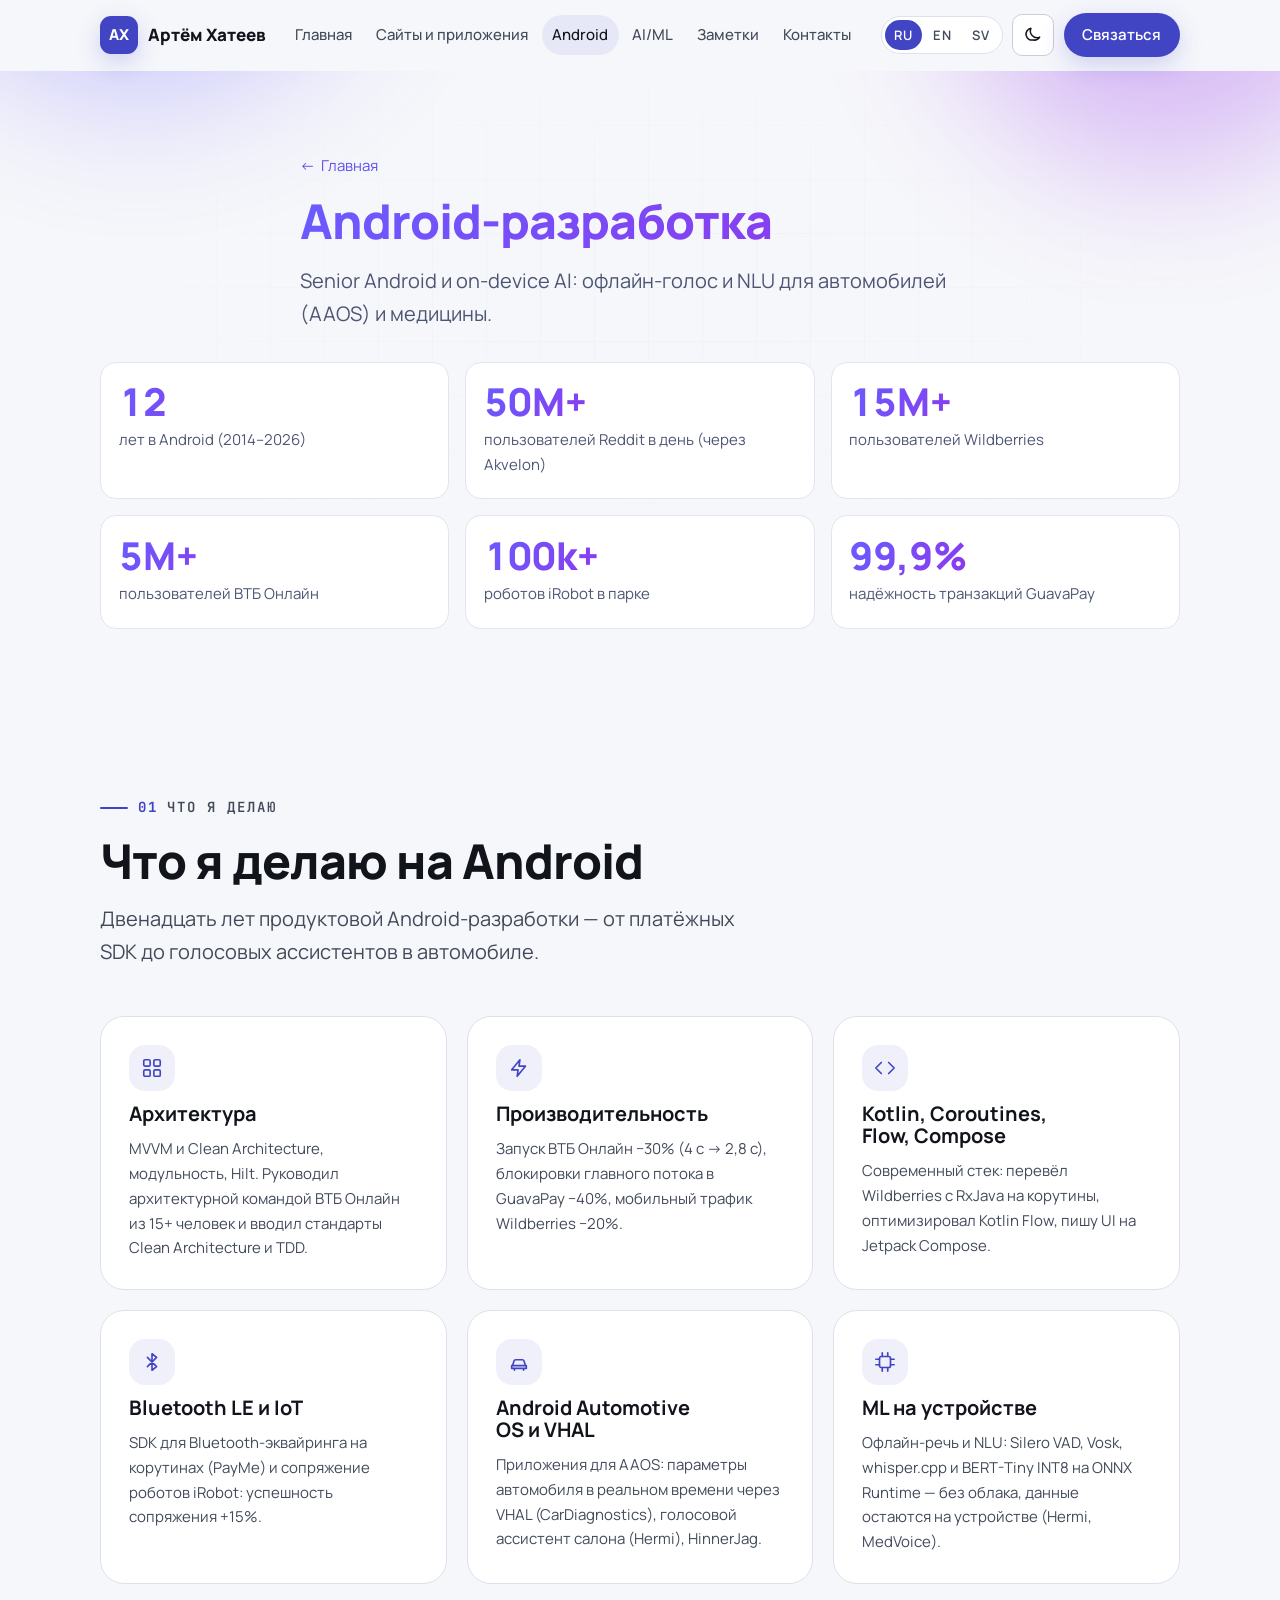
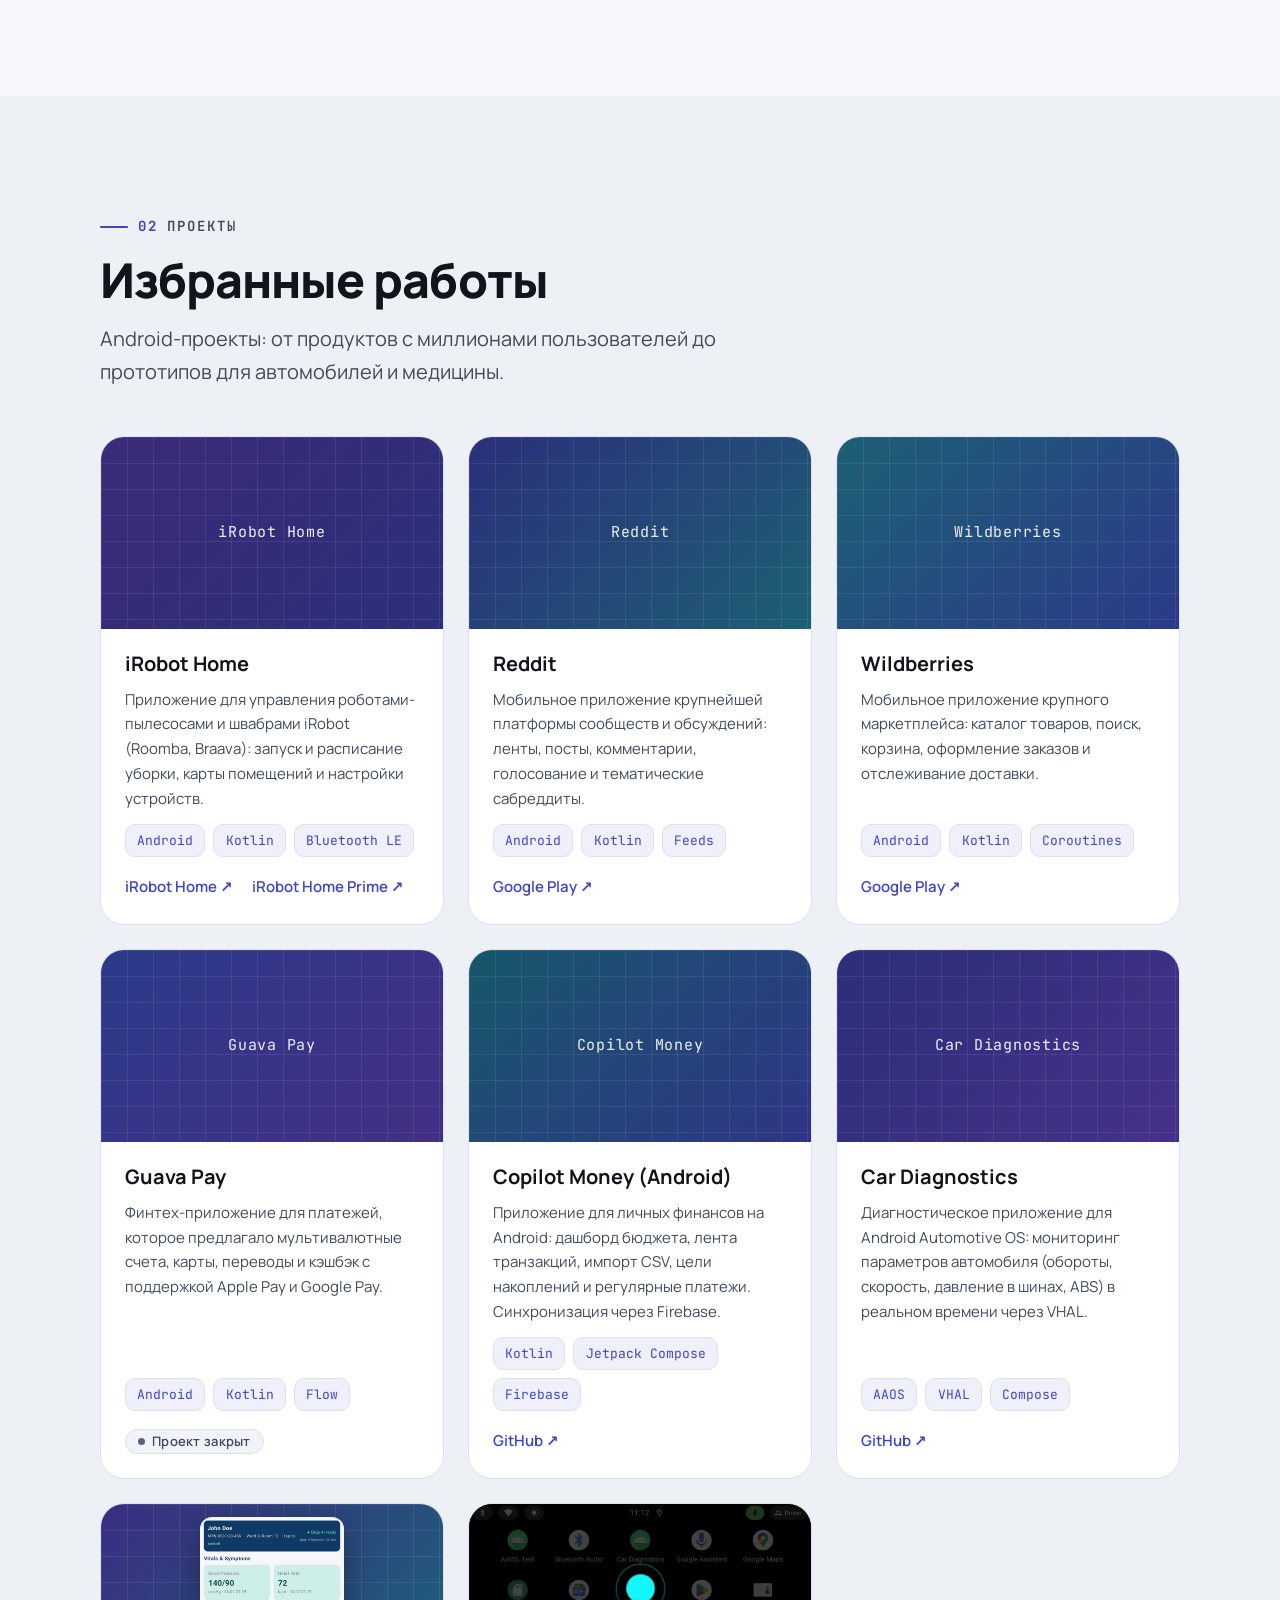
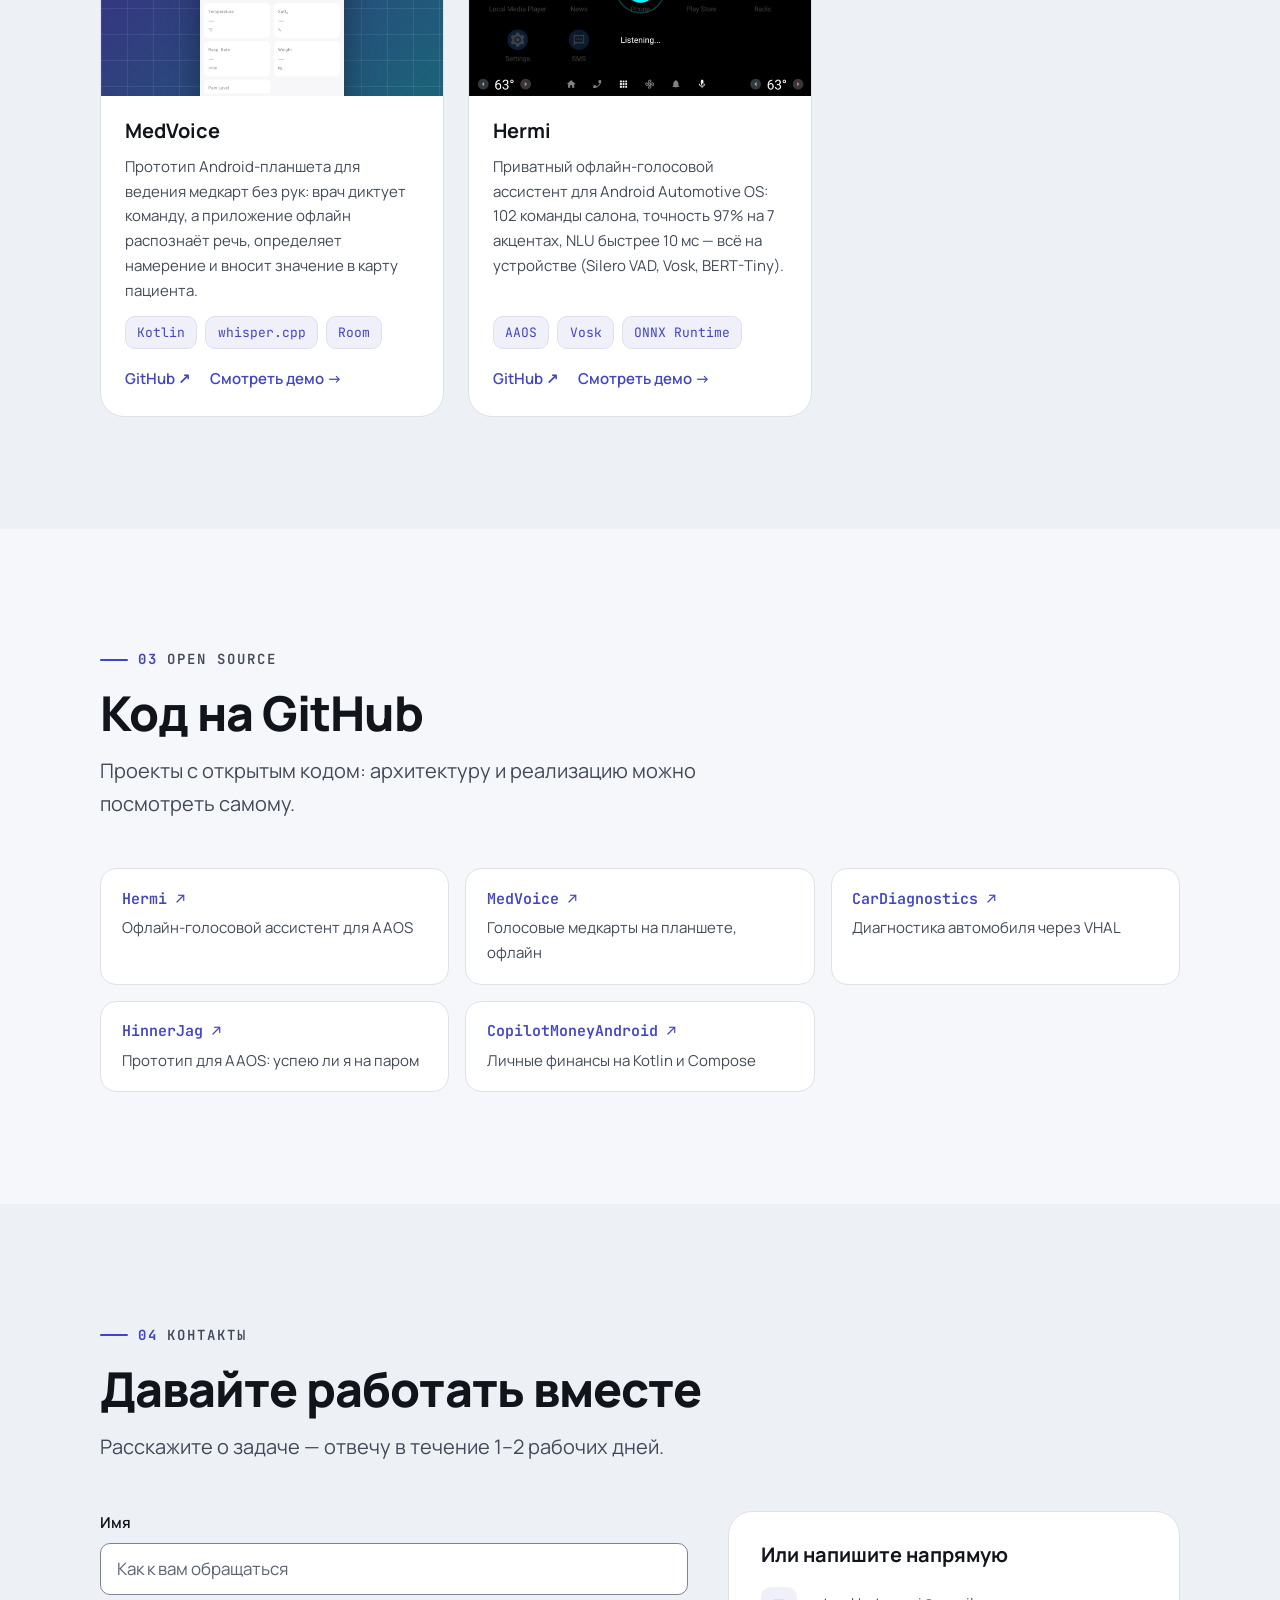
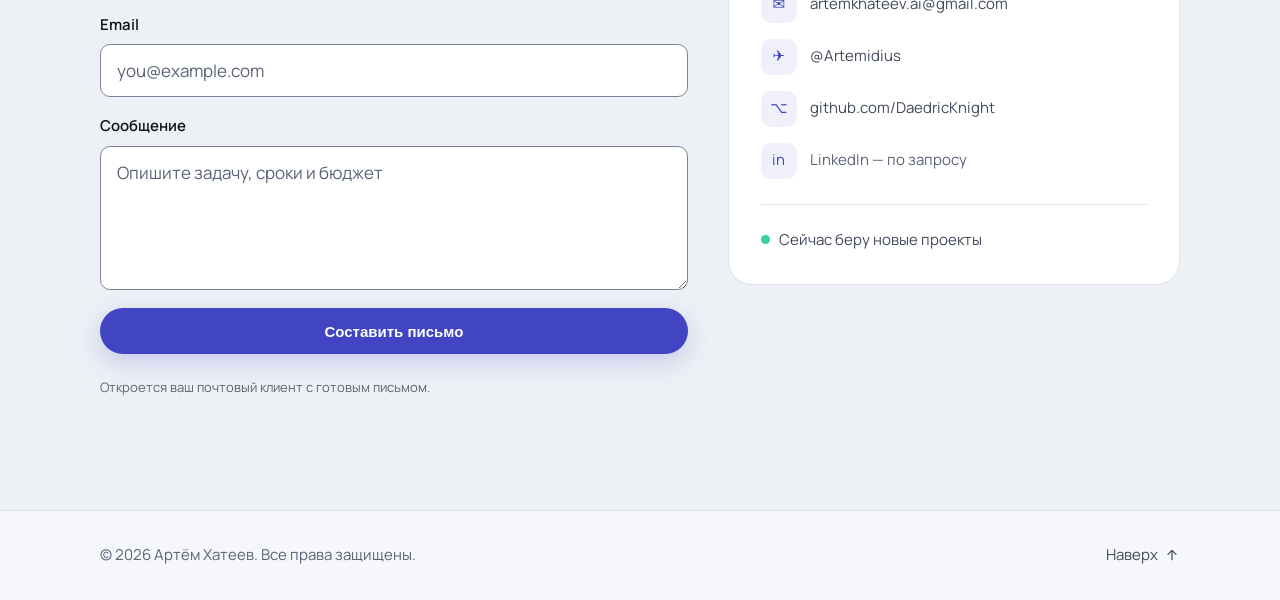
<file: android.html>
<!DOCTYPE html>
<html lang="ru" data-theme="dark">
<head>
  <meta charset="UTF-8" />
  <meta name="viewport" content="width=device-width, initial-scale=1.0, viewport-fit=cover" />

  <title>Android-разработка — Артём Хатеев</title>
  <meta name="description" content="Senior Android и on-device AI: архитектура, производительность, Android Automotive OS и офлайн-голос. Проекты Reddit, Wildberries, iRobot." />

  <link rel="icon" type="image/svg+xml" href="favicon.svg" />

  <link rel="preconnect" href="https://fonts.googleapis.com" />
  <link rel="preconnect" href="https://fonts.gstatic.com" crossorigin />
  <link rel="stylesheet" href="https://fonts.googleapis.com/css2?family=Manrope:wght@400;500;600;700;800&family=JetBrains+Mono:wght@400;500;600&display=swap" />

  <!-- ?v= — сброс кеша браузера после обновлений; увеличивайте номер при изменениях -->
  <link rel="stylesheet" href="assets/css/styles.css?v=23" />
  <!-- Помечаем, что JS работает: только тогда элементы .reveal прячутся до анимации -->
  <script>document.documentElement.classList.add("js");</script>
</head>
<body data-page="android" data-title-key="title.android" data-desc-key="desc.android">
  <a class="skip-link" href="#main" data-i18n="skip">К основному содержимому</a>

  <!-- ======================= ШАПКА ======================= -->
  <!-- Ссылка «Наверх» ведёт на #top: по стандарту HTML без элемента с таким id это начало документа.
       (Раньше id="top" стоял на sticky-шапке — переход к «прилипшему» элементу не прокручивал страницу.) -->
  <header class="site-header">
    <div class="container nav-inner">
      <a class="brand" href="index.html" aria-label="Artem Khateev">
        <span class="brand-mark" aria-hidden="true" data-i18n="initials">АХ</span>
        <span class="brand-text" data-i18n="name">Артём&nbsp;Хатеев</span>
      </a>

      <nav class="nav" aria-label="Основная навигация">
        <ul class="nav-list" id="nav-list">
          <li><a href="index.html" data-i18n="nav.home">Главная</a></li>
          <li><a href="web.html" data-i18n="nav.web">Сайты и приложения</a></li>
          <li><a href="android.html" aria-current="page" data-i18n="nav.android">Android</a></li>
          <li><a href="ai.html" data-i18n="nav.ai">AI/ML</a></li>
          <li><a href="notes.html" data-i18n="nav.notes">Заметки</a></li>
          <li><a href="#contact" data-i18n="nav.contact">Контакты</a></li>
        </ul>
      </nav>

      <div class="nav-actions">
        <div class="lang-switch" role="group" data-i18n-aria="aria.lang" aria-label="Выбрать язык">
          <button type="button" data-lang="ru" aria-pressed="true">RU</button>
          <button type="button" data-lang="en" aria-pressed="false">EN</button>
          <button type="button" data-lang="sv" aria-pressed="false">SV</button>
        </div>

        <button class="icon-btn theme-toggle" id="theme-toggle" type="button"
                data-i18n-aria="aria.theme" data-i18n-attr-title="aria.theme"
                aria-label="Переключить тему" title="Переключить тему">
          <svg class="icon-sun" width="20" height="20" viewBox="0 0 24 24" fill="none" aria-hidden="true">
            <circle cx="12" cy="12" r="4.5" stroke="currentColor" stroke-width="1.8"/>
            <path d="M12 2v2.5M12 19.5V22M4.2 4.2l1.8 1.8M18 18l1.8 1.8M2 12h2.5M19.5 12H22M4.2 19.8L6 18M18 6l1.8-1.8"
                  stroke="currentColor" stroke-width="1.8" stroke-linecap="round"/>
          </svg>
          <svg class="icon-moon" width="20" height="20" viewBox="0 0 24 24" fill="none" aria-hidden="true">
            <path d="M20 14.5A8 8 0 019.5 4 7 7 0 0012 18a7.9 7.9 0 008-3.5z"
                  stroke="currentColor" stroke-width="1.8" stroke-linejoin="round"/>
          </svg>
        </button>

        <a class="btn btn-primary btn-sm cta-header" href="#contact" data-i18n="nav.cta">Связаться</a>

        <button class="icon-btn menu-toggle" id="menu-toggle" type="button"
                data-i18n-aria="aria.menu.open" aria-label="Открыть меню" aria-expanded="false" aria-controls="nav-list">
          <span class="menu-bar"></span>
          <span class="menu-bar"></span>
          <span class="menu-bar"></span>
        </button>
      </div>
    </div>
  </header>

  <main id="main">

    <!-- =================== ХЕДЕР СТРАНИЦЫ =================== -->
    <section class="page-hero">
      <div class="hero-bg" aria-hidden="true">
        <div class="blob blob-1"></div>
        <div class="blob blob-2"></div>
        <div class="blob blob-3"></div>
        <div class="grid-overlay"></div>
      </div>
      <div class="container page-hero-inner">
        <a class="page-hero-back" href="index.html">← <span data-i18n="nav.home">Главная</span></a>
        <!-- Анимация появления — на обёртке, а не на h1 с градиентным текстом (Safari) -->
        <div class="reveal">
          <h1 data-i18n="card.android.title">Android-разработка</h1>
        </div>
        <p class="page-hero-lead" data-i18n="and.lead">Senior Android и on-device AI: офлайн-голос и NLU для автомобилей (AAOS) и медицины.</p>
      </div>
      <!-- Факты — только проверяемые цифры из резюме (см. web.html, ключи web.exp*). -->
      <div class="container page-hero-stats">
        <dl class="hero-stats stats-6 reveal" data-i18n-aria="and.stats.aria" aria-label="Факты об опыте">
          <div class="stat">
            <dt class="stat-num" data-count="12" data-suffix="">12</dt>
            <dd class="stat-label" data-i18n="and.stat.years">лет в Android (2014–2026)</dd>
          </div>
          <div class="stat">
            <dt class="stat-num" data-count="50" data-suffix="M+">50M+</dt>
            <dd class="stat-label" data-i18n="and.stat.reddit">пользователей Reddit в день (через Akvelon)</dd>
          </div>
          <div class="stat">
            <dt class="stat-num" data-count="15" data-suffix="M+">15M+</dt>
            <dd class="stat-label" data-i18n="and.stat.wb">пользователей Wildberries</dd>
          </div>
          <div class="stat">
            <dt class="stat-num" data-count="5" data-suffix="M+">5M+</dt>
            <dd class="stat-label" data-i18n="and.stat.vtb">пользователей ВТБ Онлайн</dd>
          </div>
          <div class="stat">
            <dt class="stat-num" data-count="100" data-suffix="k+">100k+</dt>
            <dd class="stat-label" data-i18n="and.stat.irobot">роботов iRobot в парке</dd>
          </div>
          <div class="stat">
            <!-- Дробное значение не анимируется; формат числа зависит от языка -->
            <dt class="stat-num" data-i18n="and.stat.rel.num">99,9%</dt>
            <dd class="stat-label" data-i18n="and.stat.rel">надёжность транзакций GuavaPay</dd>
          </div>
        </dl>
      </div>
    </section>

    <!-- ===================== ЧТО Я ДЕЛАЮ ===================== -->
    <section class="section" id="what">
      <div class="container">
        <header class="section-head reveal">
          <span class="section-kicker"><span class="kicker-num">01</span><span data-i18n="pg.k.what">Что я делаю</span></span>
          <h2 class="section-title" data-i18n="and.what.title">Что я делаю на Android</h2>
          <p class="section-desc" data-i18n="and.what.desc">Двенадцать лет продуктовой Android-разработки — от платёжных SDK до голосовых ассистентов в автомобиле.</p>
        </header>

        <!-- Каждый пункт опирается на реальный опыт из резюме и README проектов (ключи and.cap*). -->
        <div class="services-grid services-grid-3">
          <article class="service-card reveal">
            <span class="service-ico" aria-hidden="true"><svg width="22" height="22" viewBox="0 0 24 24" fill="none" stroke="currentColor" stroke-width="1.8"><rect x="3" y="3" width="7" height="7" rx="1.5"/><rect x="14" y="3" width="7" height="7" rx="1.5"/><rect x="3" y="14" width="7" height="7" rx="1.5"/><rect x="14" y="14" width="7" height="7" rx="1.5"/></svg></span>
            <h3 class="service-title" data-i18n="and.cap1.title">Архитектура</h3>
            <p class="service-desc" data-i18n="and.cap1.desc">MVVM и Clean Architecture, модульность, Hilt.</p>
          </article>
          <article class="service-card reveal">
            <span class="service-ico" aria-hidden="true"><svg width="22" height="22" viewBox="0 0 24 24" fill="none" stroke="currentColor" stroke-width="1.8"><path d="M13 3L4 14h7l-1 7 9-11h-7l1-7z" stroke-linejoin="round"/></svg></span>
            <h3 class="service-title" data-i18n="and.cap2.title">Производительность</h3>
            <p class="service-desc" data-i18n="and.cap2.desc">Запуск, главный поток, сеть.</p>
          </article>
          <article class="service-card reveal">
            <span class="service-ico" aria-hidden="true"><svg width="22" height="22" viewBox="0 0 24 24" fill="none" stroke="currentColor" stroke-width="1.8"><path d="M8 6l-6 6 6 6M16 6l6 6-6 6" stroke-linecap="round" stroke-linejoin="round"/></svg></span>
            <h3 class="service-title" data-i18n="and.cap3.title">Kotlin, Coroutines, Flow, Compose</h3>
            <p class="service-desc" data-i18n="and.cap3.desc">Современный стек.</p>
          </article>
          <article class="service-card reveal">
            <span class="service-ico" aria-hidden="true"><svg width="22" height="22" viewBox="0 0 24 24" fill="none" stroke="currentColor" stroke-width="1.8"><path d="M7 7l10 10-5 4V3l5 4L7 17" stroke-linecap="round" stroke-linejoin="round"/></svg></span>
            <h3 class="service-title" data-i18n="and.cap4.title">Bluetooth LE и IoT</h3>
            <p class="service-desc" data-i18n="and.cap4.desc">Bluetooth-эквайринг и сопряжение роботов.</p>
          </article>
          <article class="service-card reveal">
            <span class="service-ico" aria-hidden="true"><svg width="22" height="22" viewBox="0 0 24 24" fill="none" stroke="currentColor" stroke-width="1.8"><path d="M5 16l1.5-5A2 2 0 018.4 9.5h7.2a2 2 0 011.9 1.5L19 16M4 16h16v3H4zM7 19v2M17 19v2" stroke-linecap="round" stroke-linejoin="round"/></svg></span>
            <h3 class="service-title" data-i18n="and.cap5.title">Android Automotive OS и VHAL</h3>
            <p class="service-desc" data-i18n="and.cap5.desc">Приложения для AAOS.</p>
          </article>
          <article class="service-card reveal">
            <span class="service-ico" aria-hidden="true"><svg width="22" height="22" viewBox="0 0 24 24" fill="none" stroke="currentColor" stroke-width="1.8"><rect x="6" y="6" width="12" height="12" rx="2"/><path d="M9 2v4M15 2v4M9 18v4M15 18v4M2 9h4M2 15h4M18 9h4M18 15h4" stroke-linecap="round"/></svg></span>
            <h3 class="service-title" data-i18n="and.cap6.title">ML на устройстве</h3>
            <p class="service-desc" data-i18n="and.cap6.desc">Офлайн-речь и NLU.</p>
          </article>
        </div>
      </div>
    </section>

    <!-- ======================= ПРОЕКТЫ ======================= -->
    <section class="section section-alt" id="projects">
      <div class="container">
        <header class="section-head reveal">
          <span class="section-kicker"><span class="kicker-num">02</span><span data-i18n="pg.k.proj">Проекты</span></span>
          <h2 class="section-title" data-i18n="proj.title">Избранные работы</h2>
          <p class="section-desc" data-i18n="and.proj.desc">Android-проекты: от продуктов с миллионами пользователей до прототипов для автомобилей и медицины.</p>
        </header>

        <!-- Карточки переиспользуют тексты web.html и ai.html (ключи web.proj*, ai.proj3). -->
        <div class="projects-grid">
          <!-- Google Play: iRobot Home (две версии) -->
          <article class="project-card reveal">
            <div class="project-thumb thumb-b" aria-hidden="true"><span class="project-thumb-label">iRobot Home</span></div>
            <div class="project-body">
              <h3 class="project-title" data-i18n="web.proj2.title">iRobot Home</h3>
              <p class="project-desc" data-i18n="web.proj2.desc">Управление роботами-пылесосами iRobot.</p>
              <ul class="tag-chips" aria-label="Технологии"><li>Android</li><li>Kotlin</li><li>Bluetooth LE</li></ul>
              <div class="project-links">
                <a href="https://play.google.com/store/apps/details?id=com.irobot.home" target="_blank" rel="noopener" title="Google Play">iRobot Home ↗</a>
                <a href="https://play.google.com/store/apps/details?id=com.irobot.home.prime" target="_blank" rel="noopener" title="Google Play">iRobot Home Prime ↗</a>
              </div>
            </div>
          </article>
          <!-- Google Play: Reddit (через Akvelon) -->
          <article class="project-card reveal">
            <div class="project-thumb thumb-a" aria-hidden="true"><span class="project-thumb-label">Reddit</span></div>
            <div class="project-body">
              <h3 class="project-title" data-i18n="web.proj1.title">Reddit</h3>
              <p class="project-desc" data-i18n="web.proj1.desc">Мобильное приложение Reddit.</p>
              <ul class="tag-chips" aria-label="Технологии"><li>Android</li><li>Kotlin</li><li>Feeds</li></ul>
              <div class="project-links">
                <a href="https://play.google.com/store/apps/details?id=com.reddit.frontpage" target="_blank" rel="noopener" data-i18n="proj.store">Google Play ↗</a>
              </div>
            </div>
          </article>
          <!-- Google Play: Wildberries -->
          <article class="project-card reveal">
            <div class="project-thumb thumb-c" aria-hidden="true"><span class="project-thumb-label">Wildberries</span></div>
            <div class="project-body">
              <h3 class="project-title" data-i18n="web.proj3.title">Wildberries</h3>
              <p class="project-desc" data-i18n="web.proj3.desc">Приложение маркетплейса.</p>
              <ul class="tag-chips" aria-label="Технологии"><li>Android</li><li>Kotlin</li><li>Coroutines</li></ul>
              <div class="project-links">
                <a href="https://play.google.com/store/apps/details?id=com.wildberries.ru" target="_blank" rel="noopener" data-i18n="proj.store">Google Play ↗</a>
              </div>
            </div>
          </article>
          <!-- Guava Pay: сервис закрыт — статус вместо ссылки -->
          <article class="project-card reveal">
            <div class="project-thumb thumb-d" aria-hidden="true"><span class="project-thumb-label">Guava Pay</span></div>
            <div class="project-body">
              <h3 class="project-title" data-i18n="web.proj4.title">Guava Pay</h3>
              <p class="project-desc" data-i18n="web.proj4.desc">Финтех-приложение для платежей.</p>
              <ul class="tag-chips" aria-label="Технологии"><li>Android</li><li>Kotlin</li><li>Flow</li></ul>
              <div class="project-status">
                <span class="status-badge"><span class="status-badge-dot" aria-hidden="true"></span><span data-i18n="proj.status.closed">Проект закрыт</span></span>
              </div>
            </div>
          </article>
          <!-- GitHub: CopilotMoneyAndroid -->
          <article class="project-card reveal">
            <div class="project-thumb thumb-e" aria-hidden="true"><span class="project-thumb-label">Copilot Money</span></div>
            <div class="project-body">
              <h3 class="project-title" data-i18n="web.proj5.title">Copilot Money (Android)</h3>
              <p class="project-desc" data-i18n="web.proj5.desc">Приложение личных финансов.</p>
              <ul class="tag-chips" aria-label="Технологии"><li>Kotlin</li><li>Jetpack Compose</li><li>Firebase</li></ul>
              <div class="project-links">
                <a href="https://github.com/DaedricKnight/CopilotMoneyAndroid" target="_blank" rel="noopener" data-i18n="proj.github">GitHub ↗</a>
              </div>
            </div>
          </article>
          <!-- GitHub: CarDiagnostics -->
          <article class="project-card reveal">
            <div class="project-thumb thumb-g" aria-hidden="true"><span class="project-thumb-label">Car Diagnostics</span></div>
            <div class="project-body">
              <h3 class="project-title" data-i18n="web.proj7.title">Car Diagnostics</h3>
              <p class="project-desc" data-i18n="web.proj7.desc">Диагностика для Android Automotive OS через VHAL.</p>
              <ul class="tag-chips" aria-label="Технологии"><li>AAOS</li><li>VHAL</li><li>Compose</li></ul>
              <div class="project-links">
                <a href="https://github.com/DaedricKnight/CarDiagnostics" target="_blank" rel="noopener" data-i18n="proj.github">GitHub ↗</a>
              </div>
            </div>
          </article>
          <!-- GitHub: MedVoice -->
          <article class="project-card reveal">
            <div class="project-thumb thumb-f project-thumb-device" aria-hidden="true"><img src="assets/media/medvoice-screenshot.png" alt="" width="574" height="1180" loading="lazy" decoding="async"></div>
            <div class="project-body">
              <h3 class="project-title" data-i18n="web.proj6.title">MedVoice</h3>
              <p class="project-desc" data-i18n="web.proj6.desc">Прототип Android-планшета для ведения медкарт голосом, офлайн.</p>
              <ul class="tag-chips" aria-label="Технологии"><li>Kotlin</li><li>whisper.cpp</li><li>Room</li></ul>
              <div class="project-links">
                <a href="https://github.com/DaedricKnight/MedVoice" target="_blank" rel="noopener" data-i18n="proj.github">GitHub ↗</a>
                <a href="notes/medvoice-offline-clinical-dictation.html#demo" data-i18n="media.demo">Смотреть демо →</a>
              </div>
            </div>
          </article>
          <!-- GitHub: Hermi -->
          <article class="project-card reveal">
            <div class="project-thumb thumb-a project-thumb-cover" aria-hidden="true"><img src="assets/media/hermi-demo-poster.jpg" alt="" width="1272" height="720" loading="lazy" decoding="async"></div>
            <div class="project-body">
              <h3 class="project-title" data-i18n="ai.proj3.title">Hermi</h3>
              <p class="project-desc" data-i18n="ai.proj3.desc">Офлайн-голосовой ассистент для Android Automotive OS.</p>
              <ul class="tag-chips" aria-label="Технологии"><li>AAOS</li><li>Vosk</li><li>ONNX Runtime</li></ul>
              <div class="project-links">
                <a href="https://github.com/DaedricKnight/Hermi" target="_blank" rel="noopener" data-i18n="proj.github">GitHub ↗</a>
                <a href="notes/hermi-offline-voice-assistant.html#demo" data-i18n="media.demo">Смотреть демо →</a>
              </div>
            </div>
          </article>
        </div>
      </div>
    </section>

    <!-- ======================= OPEN SOURCE ======================= -->
    <section class="section" id="open-source">
      <div class="container">
        <header class="section-head reveal">
          <span class="section-kicker"><span class="kicker-num">03</span><span data-i18n="pg.k.oss">Open source</span></span>
          <h2 class="section-title" data-i18n="oss.title">Код на GitHub</h2>
          <p class="section-desc" data-i18n="oss.desc">Проекты с открытым кодом: архитектуру и реализацию можно посмотреть самому.</p>
        </header>

        <ul class="oss-list reveal">
          <li><a class="oss-item" href="https://github.com/DaedricKnight/Hermi" target="_blank" rel="noopener"><span class="oss-name">Hermi ↗</span><span class="oss-desc" data-i18n="oss.hermi">Офлайн-голосовой ассистент для AAOS</span></a></li>
          <li><a class="oss-item" href="https://github.com/DaedricKnight/MedVoice" target="_blank" rel="noopener"><span class="oss-name">MedVoice ↗</span><span class="oss-desc" data-i18n="oss.medvoice">Голосовые медкарты на планшете, офлайн</span></a></li>
          <li><a class="oss-item" href="https://github.com/DaedricKnight/CarDiagnostics" target="_blank" rel="noopener"><span class="oss-name">CarDiagnostics ↗</span><span class="oss-desc" data-i18n="oss.cardiag">Диагностика автомобиля через VHAL</span></a></li>
          <li><a class="oss-item" href="https://github.com/DaedricKnight/HinnerJag" target="_blank" rel="noopener"><span class="oss-name">HinnerJag ↗</span><span class="oss-desc" data-i18n="oss.hinnerjag">Прототип для AAOS: успею ли я на паром</span></a></li>
          <li><a class="oss-item" href="https://github.com/DaedricKnight/CopilotMoneyAndroid" target="_blank" rel="noopener"><span class="oss-name">CopilotMoneyAndroid ↗</span><span class="oss-desc" data-i18n="oss.copilot">Личные финансы на Kotlin и Compose</span></a></li>
          <!-- ЗАМЕНИТЕ: скрытые пункты — SDK в Maven Central и демо-APK. Когда они будут опубликованы,
               впишите реальные ссылки в href и удалите атрибут hidden у нужного <li> (см. README, «Open source»). -->
          <li hidden data-oss-slot="sdk"><a class="oss-item" href="#" target="_blank" rel="noopener"><span class="oss-name">LocalEdgeAI SDK (Maven Central) ↗</span><span class="oss-desc" data-i18n="oss.sdk">SDK для Android с моделями намерений LocalEdgeAI</span></a></li>
          <li hidden data-oss-slot="apk"><a class="oss-item" href="#" target="_blank" rel="noopener"><span class="oss-name" data-i18n="oss.apk">Демо-APK</span><span class="oss-desc" data-i18n="oss.apk.desc">Установите и попробуйте на своём устройстве</span></a></li>
        </ul>
      </div>
    </section>

    <!-- ======================= КОНТАКТЫ ======================= -->
    <section class="section section-alt" id="contact">
      <div class="container">
        <header class="section-head reveal">
          <span class="section-kicker"><span class="kicker-num">04</span><span data-i18n="pg.k.contact">Контакты</span></span>
          <h2 class="section-title" data-i18n="contact.title">Давайте работать вместе</h2>
          <p class="section-desc" data-i18n="contact.desc">Расскажите о задаче — отвечу в течение 1–2 рабочих дней.</p>
        </header>

        <div class="contact-grid">
          <!-- Форма без бэкенда: script.js собирает письмо и открывает почтовый клиент (mailto).
               Без JS сработает action="mailto:…". Чтобы принимать сообщения на сервер — см. README
               («Подключение формы»): Formspree или свой backend. -->
          <form class="contact-form reveal" id="contact-form" action="mailto:artemkhateev.ai@gmail.com" method="post" enctype="text/plain" novalidate>
            <div class="field">
              <label for="name" data-i18n="form.name.label">Имя</label>
              <input type="text" id="name" name="name" autocomplete="name"
                     data-i18n-ph="form.name.ph" placeholder="Как к вам обращаться" required />
            </div>
            <div class="field">
              <label for="email" data-i18n="form.email.label">Email</label>
              <input type="email" id="email" name="email" autocomplete="email"
                     data-i18n-ph="form.email.ph" placeholder="you@example.com" required />
            </div>
            <div class="field">
              <label for="message" data-i18n="form.message.label">Сообщение</label>
              <textarea id="message" name="message" rows="5"
                        data-i18n-ph="form.message.ph" placeholder="Опишите задачу, сроки и бюджет" required></textarea>
            </div>
            <button type="submit" class="btn btn-primary btn-block" data-i18n="form.submit">Составить письмо</button>
            <p class="form-note" id="form-status" role="status" aria-live="polite" data-i18n="form.note">Откроется ваш почтовый клиент с готовым письмом.</p>
          </form>

          <aside class="contact-direct reveal" aria-label="Прямые контакты">
            <h3 data-i18n="contact.direct.title">Или напишите напрямую</h3>
            <ul class="contact-links">
              <li><span class="c-ico" aria-hidden="true">✉</span><a href="mailto:artemkhateev.ai@gmail.com">artemkhateev.ai@gmail.com</a></li>
              <li><span class="c-ico" aria-hidden="true">✈</span><a href="https://t.me/Artemidius" target="_blank" rel="noopener">@Artemidius</a></li>
              <li><span class="c-ico" aria-hidden="true">⌥</span><a href="https://github.com/DaedricKnight" target="_blank" rel="noopener">github.com/DaedricKnight</a></li>
              <li class="contact-note"><span class="c-ico" aria-hidden="true">in</span><span data-i18n="contact.linkedin">LinkedIn — по запросу</span></li>
            </ul>
            <div class="contact-availability">
              <span class="status-dot" aria-hidden="true"></span>
              <span data-i18n="contact.available">Сейчас беру новые проекты</span>
            </div>
            <!-- Появляется, только если в assets/js/script.js задан BOOKING_URL -->
            <a class="btn btn-secondary btn-block contact-booking" href="#" target="_blank" rel="noopener" data-booking hidden data-i18n="cta.book">Записаться на звонок</a>
          </aside>
        </div>
      </div>
    </section>
  </main>

  <footer class="site-footer">
    <div class="container footer-inner">
      <p class="footer-copy">© <span id="year">2026</span> <span data-i18n="name">Артём Хатеев</span>. <span data-i18n="footer.rights">Все права защищены.</span></p>
      <a class="back-to-top" href="#top">
        <span data-i18n="footer.top">Наверх</span>
        <svg width="16" height="16" viewBox="0 0 24 24" fill="none" aria-hidden="true">
          <path d="M12 19V5m0 0l-6 6m6-6l6 6" stroke="currentColor" stroke-width="1.8" stroke-linecap="round" stroke-linejoin="round"/>
        </svg>
      </a>
    </div>
  </footer>

  <script src="assets/js/i18n.js?v=23"></script>
  <script src="assets/js/script.js?v=23"></script>
</body>
</html>
</file>
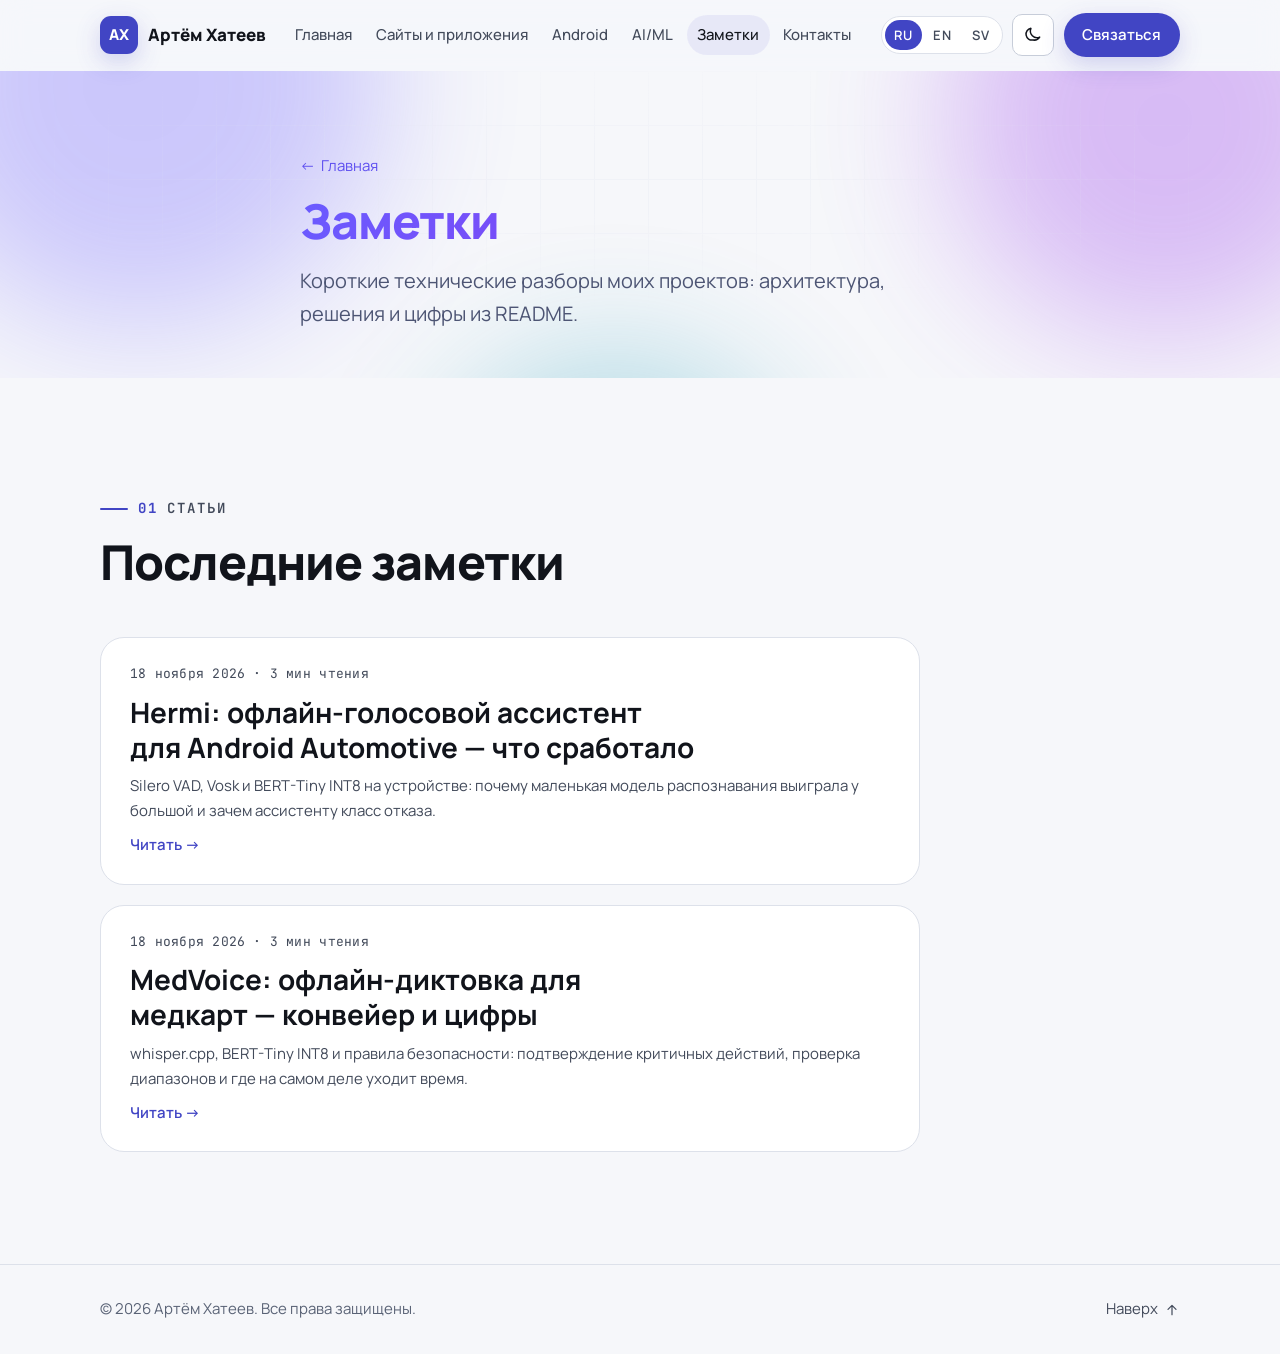
<file: notes.html>
<!DOCTYPE html>
<html lang="ru" data-theme="dark">
<head>
  <meta charset="UTF-8" />
  <meta name="viewport" content="width=device-width, initial-scale=1.0, viewport-fit=cover" />

  <title>Заметки — Артём Хатеев</title>
  <meta name="description" content="Технические заметки об офлайн-голосовых ассистентах и ИИ на устройстве: Hermi, MedVoice." />

  <link rel="icon" type="image/svg+xml" href="favicon.svg" />

  <link rel="preconnect" href="https://fonts.googleapis.com" />
  <link rel="preconnect" href="https://fonts.gstatic.com" crossorigin />
  <link rel="stylesheet" href="https://fonts.googleapis.com/css2?family=Manrope:wght@400;500;600;700;800&family=JetBrains+Mono:wght@400;500;600&display=swap" />

  <!-- ?v= — сброс кеша браузера после обновлений; увеличивайте номер при изменениях -->
  <link rel="stylesheet" href="assets/css/styles.css?v=23" />
  <!-- Помечаем, что JS работает: только тогда элементы .reveal прячутся до анимации -->
  <script>document.documentElement.classList.add("js");</script>
</head>
<body data-page="notes" data-title-key="title.notes" data-desc-key="desc.notes">
  <a class="skip-link" href="#main" data-i18n="skip">К основному содержимому</a>

  <!-- ======================= ШАПКА ======================= -->
  <!-- Ссылка «Наверх» ведёт на #top: по стандарту HTML без элемента с таким id это начало документа.
       (Раньше id="top" стоял на sticky-шапке — переход к «прилипшему» элементу не прокручивал страницу.) -->
  <header class="site-header">
    <div class="container nav-inner">
      <a class="brand" href="index.html" aria-label="Artem Khateev">
        <span class="brand-mark" aria-hidden="true" data-i18n="initials">АХ</span>
        <span class="brand-text" data-i18n="name">Артём&nbsp;Хатеев</span>
      </a>

      <nav class="nav" aria-label="Основная навигация">
        <ul class="nav-list" id="nav-list">
          <li><a href="index.html" data-i18n="nav.home">Главная</a></li>
          <li><a href="web.html" data-i18n="nav.web">Сайты и приложения</a></li>
          <li><a href="android.html" data-i18n="nav.android">Android</a></li>
          <li><a href="ai.html" data-i18n="nav.ai">AI/ML</a></li>
          <li><a href="notes.html" aria-current="page" data-i18n="nav.notes">Заметки</a></li>
          <li><a href="index.html#contact" data-i18n="nav.contact">Контакты</a></li>
        </ul>
      </nav>

      <div class="nav-actions">
        <div class="lang-switch" role="group" data-i18n-aria="aria.lang" aria-label="Выбрать язык">
          <button type="button" data-lang="ru" aria-pressed="true">RU</button>
          <button type="button" data-lang="en" aria-pressed="false">EN</button>
          <button type="button" data-lang="sv" aria-pressed="false">SV</button>
        </div>

        <button class="icon-btn theme-toggle" id="theme-toggle" type="button"
                data-i18n-aria="aria.theme" data-i18n-attr-title="aria.theme"
                aria-label="Переключить тему" title="Переключить тему">
          <svg class="icon-sun" width="20" height="20" viewBox="0 0 24 24" fill="none" aria-hidden="true">
            <circle cx="12" cy="12" r="4.5" stroke="currentColor" stroke-width="1.8"/>
            <path d="M12 2v2.5M12 19.5V22M4.2 4.2l1.8 1.8M18 18l1.8 1.8M2 12h2.5M19.5 12H22M4.2 19.8L6 18M18 6l1.8-1.8"
                  stroke="currentColor" stroke-width="1.8" stroke-linecap="round"/>
          </svg>
          <svg class="icon-moon" width="20" height="20" viewBox="0 0 24 24" fill="none" aria-hidden="true">
            <path d="M20 14.5A8 8 0 019.5 4 7 7 0 0012 18a7.9 7.9 0 008-3.5z"
                  stroke="currentColor" stroke-width="1.8" stroke-linejoin="round"/>
          </svg>
        </button>

        <a class="btn btn-primary btn-sm cta-header" href="index.html#contact" data-i18n="nav.cta">Связаться</a>

        <button class="icon-btn menu-toggle" id="menu-toggle" type="button"
                data-i18n-aria="aria.menu.open" aria-label="Открыть меню" aria-expanded="false" aria-controls="nav-list">
          <span class="menu-bar"></span>
          <span class="menu-bar"></span>
          <span class="menu-bar"></span>
        </button>
      </div>
    </div>
  </header>

  <main id="main">

    <!-- =================== ХЕДЕР СТРАНИЦЫ =================== -->
    <section class="page-hero">
      <div class="hero-bg" aria-hidden="true">
        <div class="blob blob-1"></div>
        <div class="blob blob-2"></div>
        <div class="blob blob-3"></div>
        <div class="grid-overlay"></div>
      </div>
      <div class="container page-hero-inner">
        <a class="page-hero-back" href="index.html">← <span data-i18n="nav.home">Главная</span></a>
        <div class="reveal">
          <h1 data-i18n="notes.title">Заметки</h1>
        </div>
        <p class="page-hero-lead" data-i18n="notes.lead">Короткие технические разборы моих проектов: архитектура, решения и цифры из README.</p>
      </div>
    </section>

    <!-- ======================= СТАТЬИ ======================= -->
    <!-- Новая заметка: скопируйте файл из notes/, поменяйте текст в блоках data-lang-content,
         добавьте ключи noteN.title / noteN.excerpt / title.noteN в assets/js/i18n.js и карточку сюда (см. README). -->
    <section class="section" id="articles">
      <div class="container">
        <header class="section-head reveal">
          <span class="section-kicker"><span class="kicker-num">01</span><span data-i18n="pg.k.articles">Статьи</span></span>
          <h2 class="section-title" data-i18n="notes.list.title">Последние заметки</h2>
        </header>
        <div class="notes-list">
          <article class="note-card reveal">
            <p class="note-meta"><time datetime="2026-11-18" data-i18n="note.date">18 ноября 2026</time><span aria-hidden="true">·</span><span data-i18n="note.read3">3 мин чтения</span></p>
            <h3 class="note-card-title"><a href="notes/hermi-offline-voice-assistant.html" data-i18n="note1.title">Hermi: офлайн-голосовой ассистент для Android Automotive — что сработало</a></h3>
            <p class="note-card-excerpt" data-i18n="note1.excerpt">Silero VAD, Vosk и BERT-Tiny INT8 на устройстве: почему маленькая модель распознавания выиграла у большой и зачем ассистенту класс отказа.</p>
            <a class="note-card-more" href="notes/hermi-offline-voice-assistant.html" aria-hidden="true" tabindex="-1" data-i18n="note.more">Читать →</a>
          </article>
          <article class="note-card reveal">
            <p class="note-meta"><time datetime="2026-11-18" data-i18n="note.date">18 ноября 2026</time><span aria-hidden="true">·</span><span data-i18n="note.read3">3 мин чтения</span></p>
            <h3 class="note-card-title"><a href="notes/medvoice-offline-clinical-dictation.html" data-i18n="note2.title">MedVoice: офлайн-диктовка для медкарт — конвейер и цифры</a></h3>
            <p class="note-card-excerpt" data-i18n="note2.excerpt">whisper.cpp, BERT-Tiny INT8 и правила безопасности: подтверждение критичных действий, проверка диапазонов и где на самом деле уходит время.</p>
            <a class="note-card-more" href="notes/medvoice-offline-clinical-dictation.html" aria-hidden="true" tabindex="-1" data-i18n="note.more">Читать →</a>
          </article>
        </div>
      </div>
    </section>
  </main>

  <footer class="site-footer">
    <div class="container footer-inner">
      <p class="footer-copy">© <span id="year">2026</span> <span data-i18n="name">Артём Хатеев</span>. <span data-i18n="footer.rights">Все права защищены.</span></p>
      <a class="back-to-top" href="#top">
        <span data-i18n="footer.top">Наверх</span>
        <svg width="16" height="16" viewBox="0 0 24 24" fill="none" aria-hidden="true">
          <path d="M12 19V5m0 0l-6 6m6-6l6 6" stroke="currentColor" stroke-width="1.8" stroke-linecap="round" stroke-linejoin="round"/>
        </svg>
      </a>
    </div>
  </footer>

  <script src="assets/js/i18n.js?v=23"></script>
  <script src="assets/js/script.js?v=23"></script>
</body>
</html>
</file>
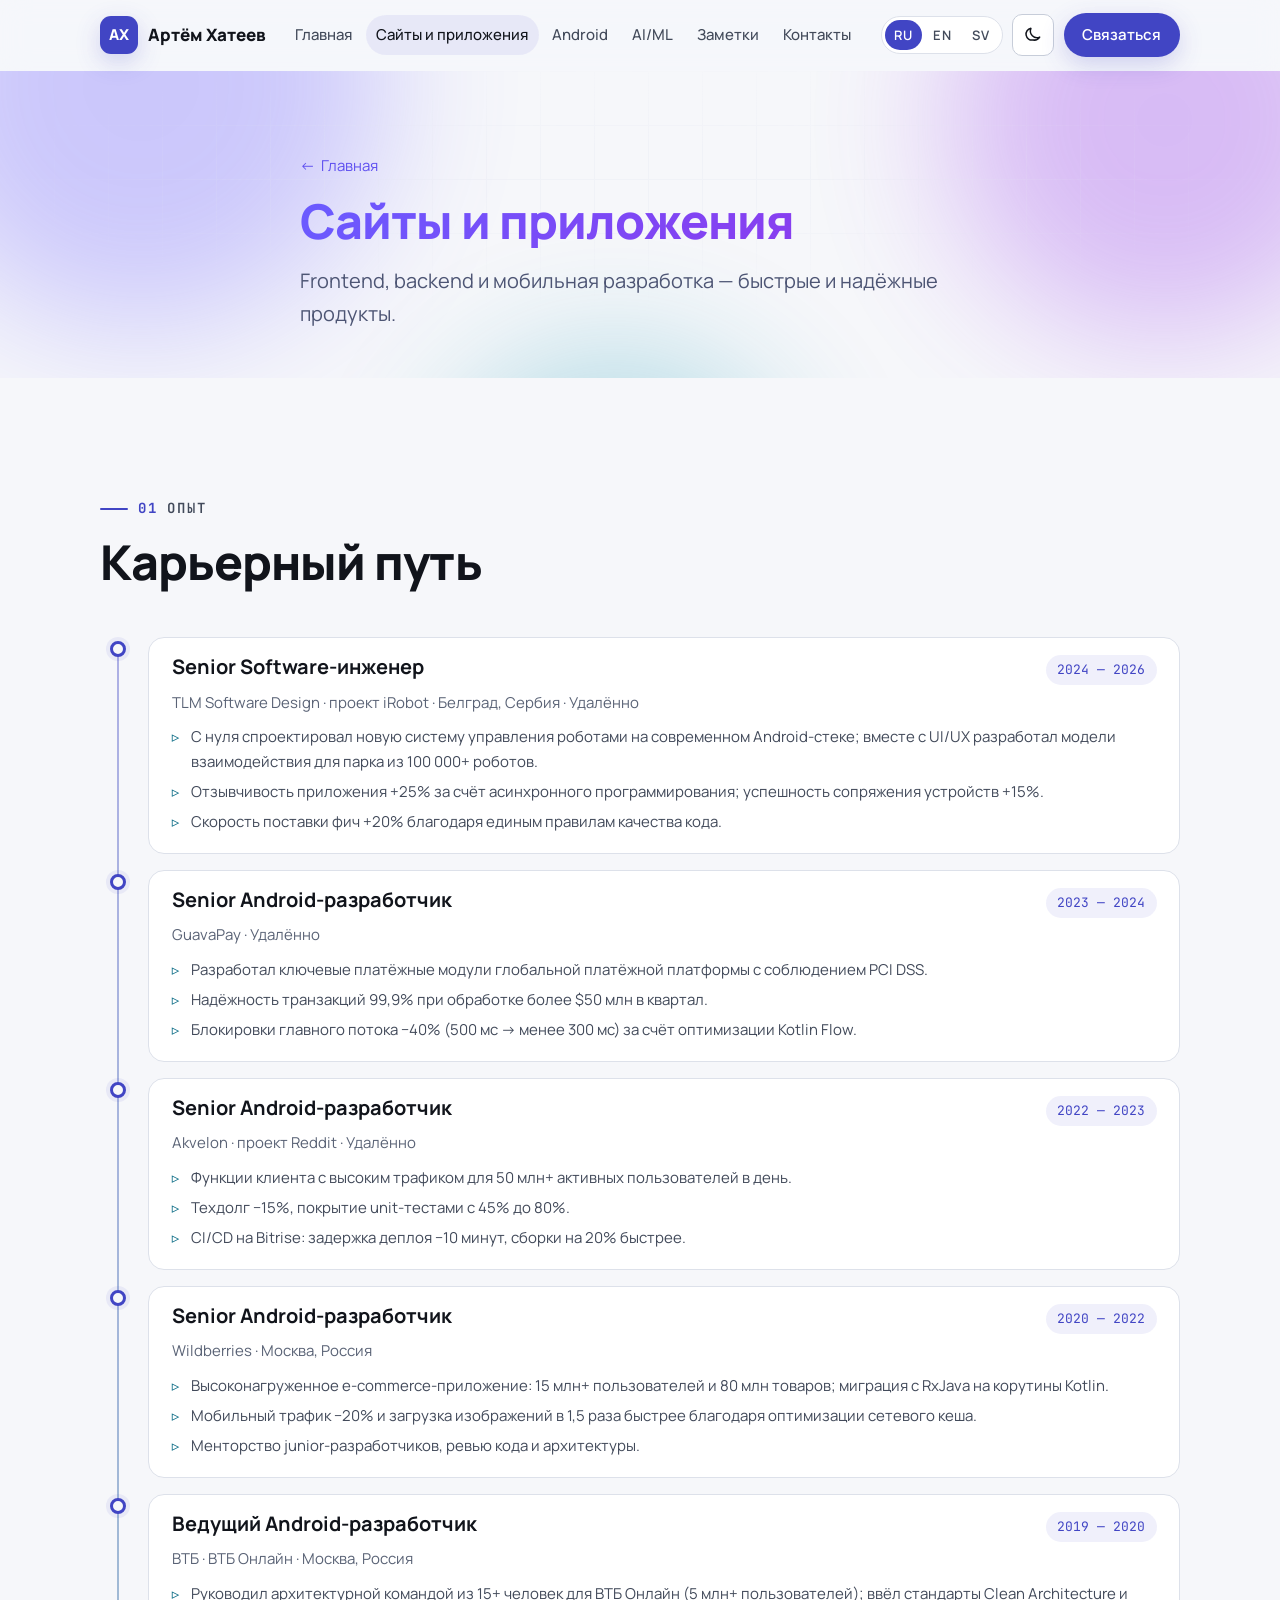
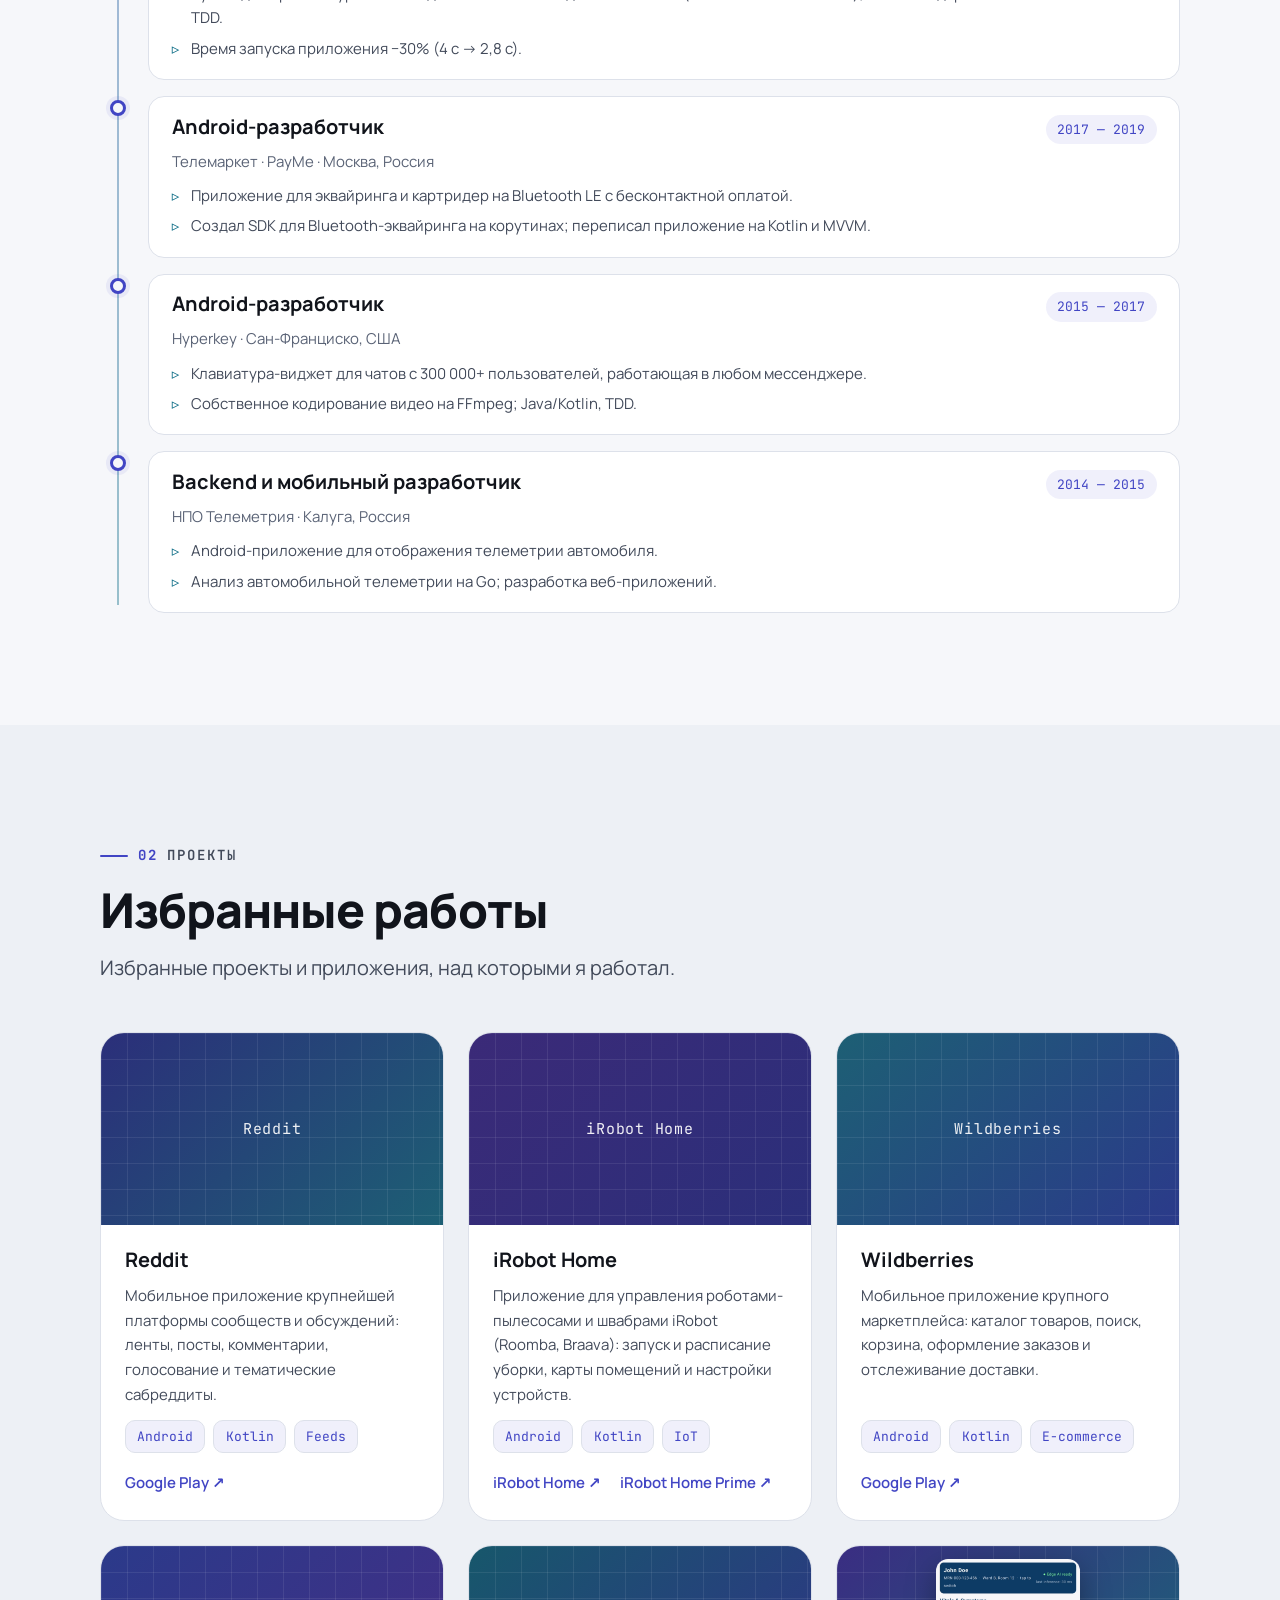
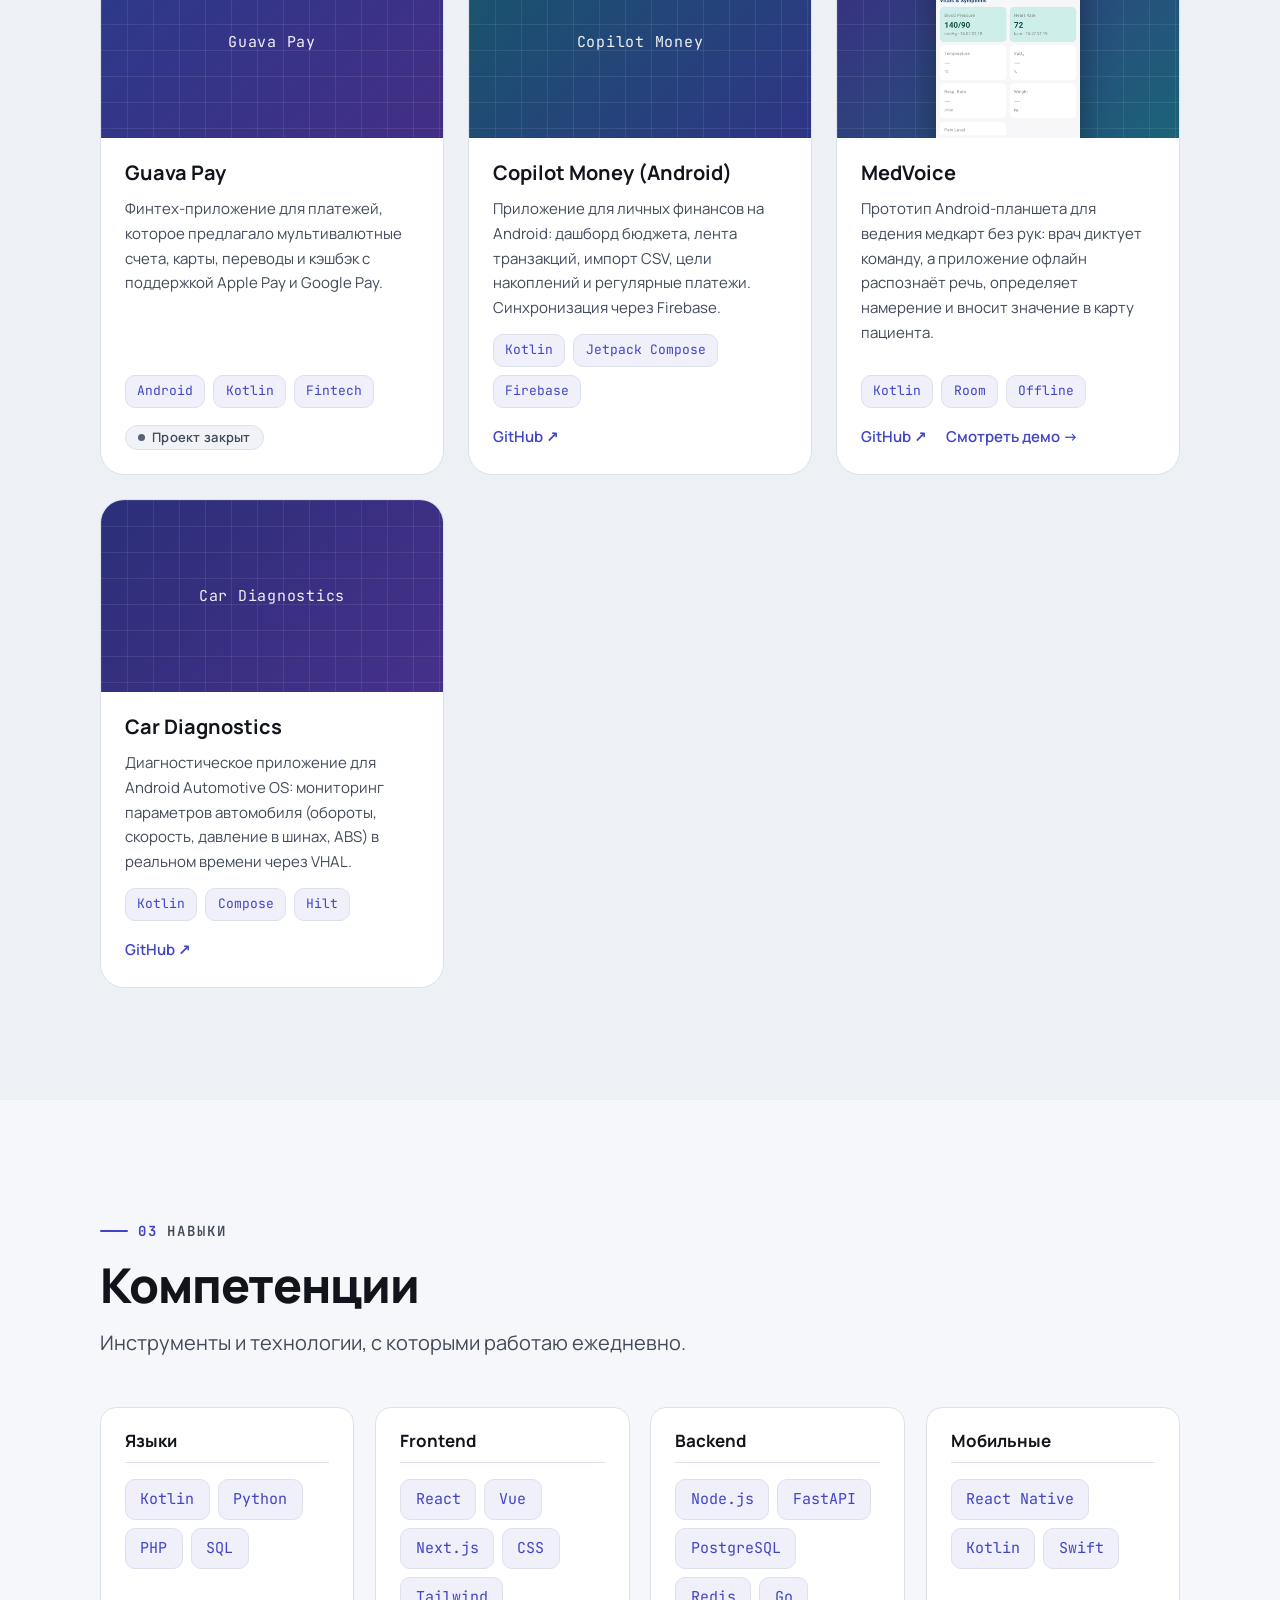
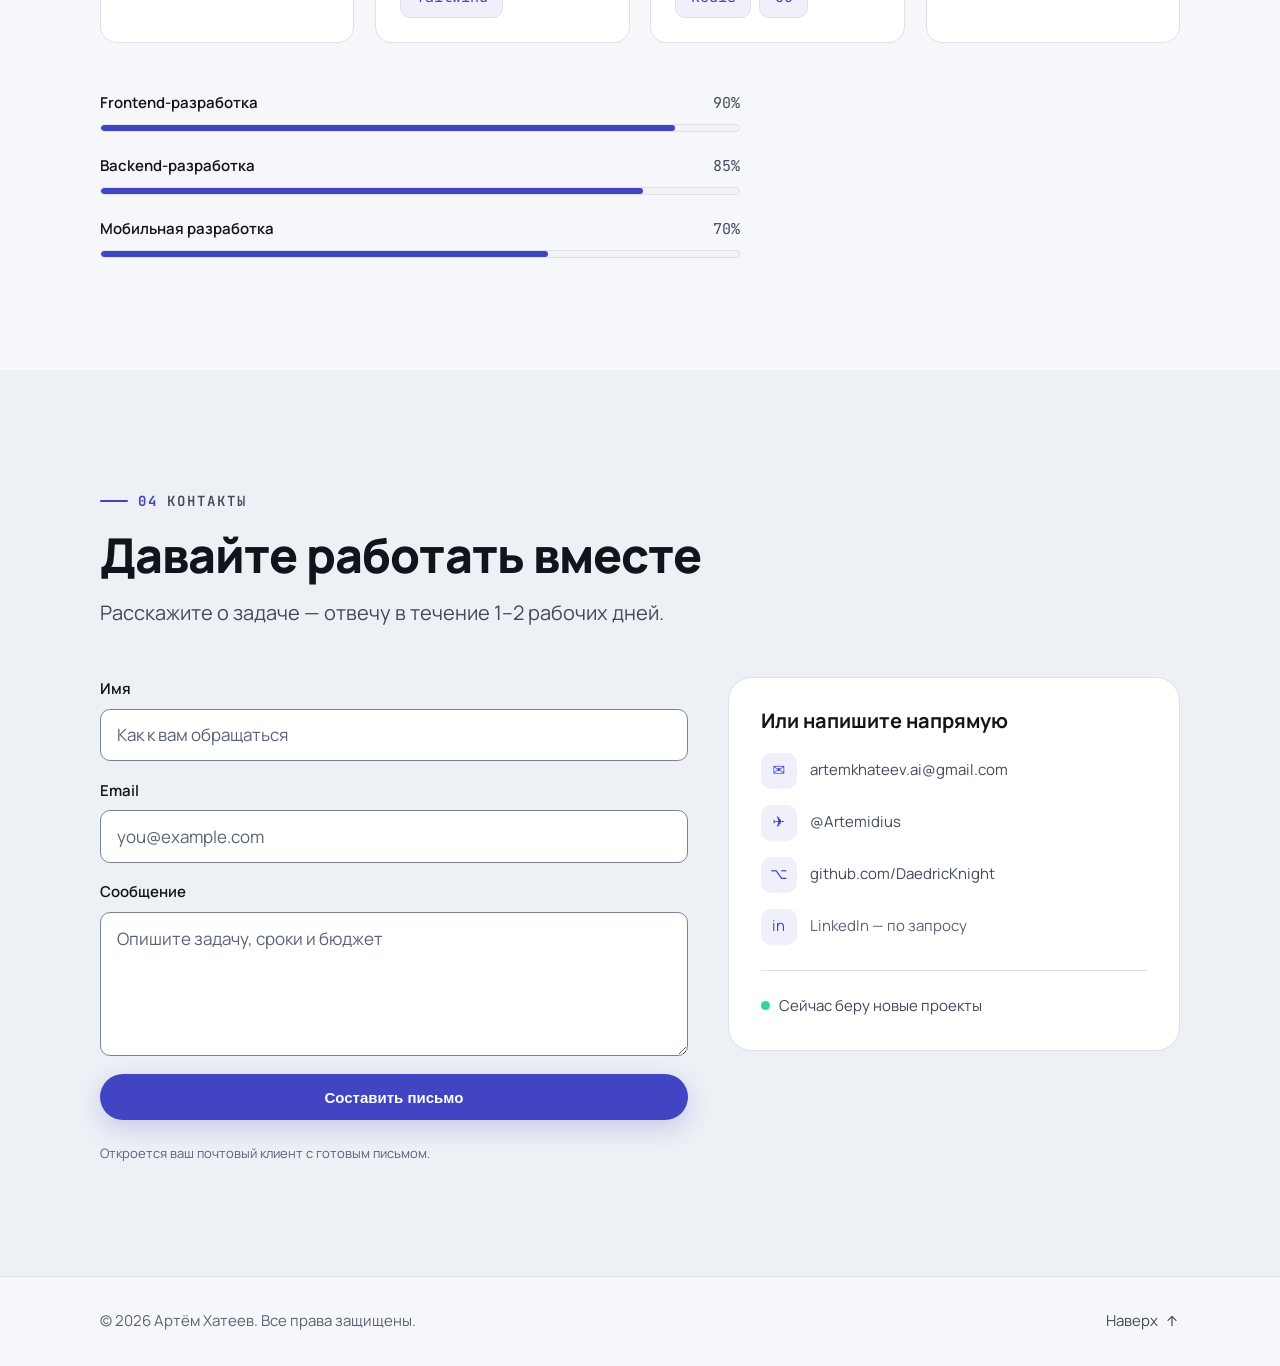
<file: web.html>
<!DOCTYPE html>
<html lang="ru" data-theme="dark">
<head>
  <meta charset="UTF-8" />
  <meta name="viewport" content="width=device-width, initial-scale=1.0, viewport-fit=cover" />

  <title>Сайты и приложения — Артём Хатеев</title>
  <meta name="description" content="Разработка сайтов, веб- и мобильных приложений: опыт, проекты и навыки." />

  <link rel="icon" type="image/svg+xml" href="favicon.svg" />

  <link rel="preconnect" href="https://fonts.googleapis.com" />
  <link rel="preconnect" href="https://fonts.gstatic.com" crossorigin />
  <link rel="stylesheet" href="https://fonts.googleapis.com/css2?family=Manrope:wght@400;500;600;700;800&family=JetBrains+Mono:wght@400;500;600&display=swap" />

  <!-- ?v= — сброс кеша браузера после обновлений; увеличивайте номер при изменениях -->
  <link rel="stylesheet" href="assets/css/styles.css?v=23" />
  <!-- Помечаем, что JS работает: только тогда элементы .reveal прячутся до анимации -->
  <script>document.documentElement.classList.add("js");</script>
</head>
<body data-page="web" data-title-key="title.web" data-desc-key="desc.web">
  <a class="skip-link" href="#main" data-i18n="skip">К основному содержимому</a>

  <!-- ======================= ШАПКА ======================= -->
  <!-- Ссылка «Наверх» ведёт на #top: по стандарту HTML без элемента с таким id это начало документа.
       (Раньше id="top" стоял на sticky-шапке — переход к «прилипшему» элементу не прокручивал страницу.) -->
  <header class="site-header">
    <div class="container nav-inner">
      <a class="brand" href="index.html" aria-label="Artem Khateev">
        <span class="brand-mark" aria-hidden="true" data-i18n="initials">АХ</span>
        <span class="brand-text" data-i18n="name">Артём&nbsp;Хатеев</span>
      </a>

      <nav class="nav" aria-label="Основная навигация">
        <ul class="nav-list" id="nav-list">
          <li><a href="index.html" data-i18n="nav.home">Главная</a></li>
          <li><a href="web.html" aria-current="page" data-i18n="nav.web">Сайты и приложения</a></li>
          <li><a href="android.html" data-i18n="nav.android">Android</a></li>
          <li><a href="ai.html" data-i18n="nav.ai">AI/ML</a></li>
          <li><a href="notes.html" data-i18n="nav.notes">Заметки</a></li>
          <li><a href="#contact" data-i18n="nav.contact">Контакты</a></li>
        </ul>
      </nav>

      <div class="nav-actions">
        <div class="lang-switch" role="group" data-i18n-aria="aria.lang" aria-label="Выбрать язык">
          <button type="button" data-lang="ru" aria-pressed="true">RU</button>
          <button type="button" data-lang="en" aria-pressed="false">EN</button>
          <button type="button" data-lang="sv" aria-pressed="false">SV</button>
        </div>

        <button class="icon-btn theme-toggle" id="theme-toggle" type="button"
                data-i18n-aria="aria.theme" data-i18n-attr-title="aria.theme"
                aria-label="Переключить тему" title="Переключить тему">
          <svg class="icon-sun" width="20" height="20" viewBox="0 0 24 24" fill="none" aria-hidden="true">
            <circle cx="12" cy="12" r="4.5" stroke="currentColor" stroke-width="1.8"/>
            <path d="M12 2v2.5M12 19.5V22M4.2 4.2l1.8 1.8M18 18l1.8 1.8M2 12h2.5M19.5 12H22M4.2 19.8L6 18M18 6l1.8-1.8"
                  stroke="currentColor" stroke-width="1.8" stroke-linecap="round"/>
          </svg>
          <svg class="icon-moon" width="20" height="20" viewBox="0 0 24 24" fill="none" aria-hidden="true">
            <path d="M20 14.5A8 8 0 019.5 4 7 7 0 0012 18a7.9 7.9 0 008-3.5z"
                  stroke="currentColor" stroke-width="1.8" stroke-linejoin="round"/>
          </svg>
        </button>

        <a class="btn btn-primary btn-sm cta-header" href="#contact" data-i18n="nav.cta">Связаться</a>

        <button class="icon-btn menu-toggle" id="menu-toggle" type="button"
                data-i18n-aria="aria.menu.open" aria-label="Открыть меню" aria-expanded="false" aria-controls="nav-list">
          <span class="menu-bar"></span>
          <span class="menu-bar"></span>
          <span class="menu-bar"></span>
        </button>
      </div>
    </div>
  </header>

  <main id="main">

    <!-- =================== ХЕДЕР СТРАНИЦЫ =================== -->
    <section class="page-hero">
      <div class="hero-bg" aria-hidden="true">
        <div class="blob blob-1"></div>
        <div class="blob blob-2"></div>
        <div class="blob blob-3"></div>
        <div class="grid-overlay"></div>
      </div>
      <div class="container page-hero-inner">
        <a class="page-hero-back" href="index.html">← <span data-i18n="nav.home">Главная</span></a>
        <!-- Анимация появления — на обёртке, а не на h1 с градиентным текстом (Safari) -->
        <div class="reveal">
          <h1 data-i18n="card.web.title">Сайты и приложения</h1>
        </div>
        <p class="page-hero-lead" data-i18n="card.web.desc">Frontend, backend и мобильная разработка — быстрые и надёжные продукты.</p>
      </div>
    </section>

    <!-- ======================= ОПЫТ ======================= -->
    <section class="section" id="experience">
      <div class="container">
        <header class="section-head reveal">
          <span class="section-kicker"><span class="kicker-num">01</span><span data-i18n="pg.k.exp">Опыт</span></span>
          <h2 class="section-title" data-i18n="exp.title">Карьерный путь</h2>
        </header>

        <!-- Карьерный путь — по данным LinkedIn пользователя (компании, годы, города, достижения).
             Тексты — в assets/js/i18n.js (ключи web.exp*). -->
        <ol class="timeline timeline-compact">
          <li class="timeline-item reveal">
            <div class="timeline-dot" aria-hidden="true"></div>
            <div class="timeline-card">
              <div class="timeline-top">
                <h3 class="timeline-role" data-i18n="web.exp1.role">Senior Software-инженер</h3>
                <span class="timeline-period" data-i18n="web.exp1.period">2024 — 2026</span>
              </div>
              <p class="timeline-company" data-i18n="web.exp1.org">TLM Software Design · проект iRobot · Белград, Сербия · Удалённо</p>
              <ul class="timeline-points">
                <li data-i18n="web.exp1.b1">С нуля спроектировал новую систему управления роботами на современном Android-стеке; вместе с UI/UX разработал модели взаимодействия для парка из 100 000+ роботов.</li>
                <li data-i18n="web.exp1.b2">Отзывчивость приложения +25% за счёт асинхронного программирования; успешность сопряжения устройств +15%.</li>
                <li data-i18n="web.exp1.b3">Скорость поставки фич +20% благодаря единым правилам качества кода.</li>
              </ul>
            </div>
          </li>

          <li class="timeline-item reveal">
            <div class="timeline-dot" aria-hidden="true"></div>
            <div class="timeline-card">
              <div class="timeline-top">
                <h3 class="timeline-role" data-i18n="web.exp2.role">Senior Android-разработчик</h3>
                <span class="timeline-period" data-i18n="web.exp2.period">2023 — 2024</span>
              </div>
              <p class="timeline-company" data-i18n="web.exp2.org">GuavaPay · Удалённо</p>
              <ul class="timeline-points">
                <li data-i18n="web.exp2.b1">Разработал ключевые платёжные модули глобальной платёжной платформы с соблюдением PCI DSS.</li>
                <li data-i18n="web.exp2.b2">Надёжность транзакций 99,9% при обработке более $50 млн в квартал.</li>
                <li data-i18n="web.exp2.b3">Блокировки главного потока −40% (500 мс → менее 300 мс) за счёт оптимизации Kotlin Flow.</li>
              </ul>
            </div>
          </li>

          <li class="timeline-item reveal">
            <div class="timeline-dot" aria-hidden="true"></div>
            <div class="timeline-card">
              <div class="timeline-top">
                <h3 class="timeline-role" data-i18n="web.exp3.role">Senior Android-разработчик</h3>
                <span class="timeline-period" data-i18n="web.exp3.period">2022 — 2023</span>
              </div>
              <p class="timeline-company" data-i18n="web.exp3.org">Akvelon · проект Reddit · Удалённо</p>
              <ul class="timeline-points">
                <li data-i18n="web.exp3.b1">Функции клиента с высоким трафиком для 50 млн+ активных пользователей в день.</li>
                <li data-i18n="web.exp3.b2">Техдолг −15%, покрытие unit-тестами с 45% до 80%.</li>
                <li data-i18n="web.exp3.b3">CI/CD на Bitrise: задержка деплоя −10 минут, сборки на 20% быстрее.</li>
              </ul>
            </div>
          </li>

          <li class="timeline-item reveal">
            <div class="timeline-dot" aria-hidden="true"></div>
            <div class="timeline-card">
              <div class="timeline-top">
                <h3 class="timeline-role" data-i18n="web.exp4.role">Senior Android-разработчик</h3>
                <span class="timeline-period" data-i18n="web.exp4.period">2020 — 2022</span>
              </div>
              <p class="timeline-company" data-i18n="web.exp4.org">Wildberries · Москва, Россия</p>
              <ul class="timeline-points">
                <li data-i18n="web.exp4.b1">Высоконагруженное e-commerce-приложение: 15 млн+ пользователей и 80 млн товаров; миграция с RxJava на корутины Kotlin.</li>
                <li data-i18n="web.exp4.b2">Мобильный трафик −20% и загрузка изображений в 1,5 раза быстрее благодаря оптимизации сетевого кеша.</li>
                <li data-i18n="web.exp4.b3">Менторство junior-разработчиков, ревью кода и архитектуры.</li>
              </ul>
            </div>
          </li>

          <li class="timeline-item reveal">
            <div class="timeline-dot" aria-hidden="true"></div>
            <div class="timeline-card">
              <div class="timeline-top">
                <h3 class="timeline-role" data-i18n="web.exp5.role">Ведущий Android-разработчик</h3>
                <span class="timeline-period" data-i18n="web.exp5.period">2019 — 2020</span>
              </div>
              <p class="timeline-company" data-i18n="web.exp5.org">ВТБ · ВТБ Онлайн · Москва, Россия</p>
              <ul class="timeline-points">
                <li data-i18n="web.exp5.b1">Руководил архитектурной командой из 15+ человек для ВТБ Онлайн (5 млн+ пользователей); ввёл стандарты Clean Architecture и TDD.</li>
                <li data-i18n="web.exp5.b2">Время запуска приложения −30% (4 с → 2,8 с).</li>
              </ul>
            </div>
          </li>

          <li class="timeline-item reveal">
            <div class="timeline-dot" aria-hidden="true"></div>
            <div class="timeline-card">
              <div class="timeline-top">
                <h3 class="timeline-role" data-i18n="web.exp6.role">Android-разработчик</h3>
                <span class="timeline-period" data-i18n="web.exp6.period">2017 — 2019</span>
              </div>
              <p class="timeline-company" data-i18n="web.exp6.org">Телемаркет · PayMe · Москва, Россия</p>
              <ul class="timeline-points">
                <li data-i18n="web.exp6.b1">Приложение для эквайринга и картридер на Bluetooth LE с бесконтактной оплатой.</li>
                <li data-i18n="web.exp6.b2">Создал SDK для Bluetooth-эквайринга на корутинах; переписал приложение на Kotlin и MVVM.</li>
              </ul>
            </div>
          </li>

          <li class="timeline-item reveal">
            <div class="timeline-dot" aria-hidden="true"></div>
            <div class="timeline-card">
              <div class="timeline-top">
                <h3 class="timeline-role" data-i18n="web.exp7.role">Android-разработчик</h3>
                <span class="timeline-period" data-i18n="web.exp7.period">2015 — 2017</span>
              </div>
              <p class="timeline-company" data-i18n="web.exp7.org">Hyperkey · Сан-Франциско, США</p>
              <ul class="timeline-points">
                <li data-i18n="web.exp7.b1">Клавиатура-виджет для чатов с 300 000+ пользователей, работающая в любом мессенджере.</li>
                <li data-i18n="web.exp7.b2">Собственное кодирование видео на FFmpeg; Java/Kotlin, TDD.</li>
              </ul>
            </div>
          </li>

          <li class="timeline-item reveal">
            <div class="timeline-dot" aria-hidden="true"></div>
            <div class="timeline-card">
              <div class="timeline-top">
                <h3 class="timeline-role" data-i18n="web.exp8.role">Backend и мобильный разработчик</h3>
                <span class="timeline-period" data-i18n="web.exp8.period">2014 — 2015</span>
              </div>
              <p class="timeline-company" data-i18n="web.exp8.org">НПО Телеметрия · Калуга, Россия</p>
              <ul class="timeline-points">
                <li data-i18n="web.exp8.b1">Android-приложение для отображения телеметрии автомобиля.</li>
                <li data-i18n="web.exp8.b2">Анализ автомобильной телеметрии на Go; разработка веб-приложений.</li>
              </ul>
            </div>
          </li>
        </ol>
      </div>
    </section>

    <!-- ======================= ПРОЕКТЫ ======================= -->
    <section class="section section-alt" id="projects">
      <div class="container">
        <header class="section-head reveal">
          <span class="section-kicker"><span class="kicker-num">02</span><span data-i18n="pg.k.proj">Проекты</span></span>
          <h2 class="section-title" data-i18n="proj.title">Избранные работы</h2>
          <p class="section-desc" data-i18n="proj.desc">Несколько проектов, которыми я горжусь. Замените карточки на свои.</p>
        </header>

        <!-- Реальные проекты. Тексты (title/desc) — в assets/js/i18n.js (ключи web.proj*),
             ссылки и чипы-технологии правятся здесь. Чипы — редактируемые заглушки. -->
        <div class="projects-grid">
          <!-- Google Play: Reddit -->
          <article class="project-card reveal">
            <div class="project-thumb thumb-a" aria-hidden="true"><span class="project-thumb-label">Reddit</span></div>
            <div class="project-body">
              <h3 class="project-title" data-i18n="web.proj1.title">Reddit</h3>
              <p class="project-desc" data-i18n="web.proj1.desc">Мобильное приложение крупнейшей платформы сообществ и обсуждений.</p>
              <ul class="tag-chips" aria-label="Технологии"><li>Android</li><li>Kotlin</li><li>Feeds</li></ul>
              <div class="project-links">
                <a href="https://play.google.com/store/apps/details?id=com.reddit.frontpage" target="_blank" rel="noopener" data-i18n="proj.store">Google Play ↗</a>
              </div>
            </div>
          </article>

          <!-- Google Play: iRobot Home -->
          <article class="project-card reveal">
            <div class="project-thumb thumb-b" aria-hidden="true"><span class="project-thumb-label">iRobot Home</span></div>
            <div class="project-body">
              <h3 class="project-title" data-i18n="web.proj2.title">iRobot Home</h3>
              <p class="project-desc" data-i18n="web.proj2.desc">Управление роботами-пылесосами iRobot: уборка, расписание, карты.</p>
              <ul class="tag-chips" aria-label="Технологии"><li>Android</li><li>Kotlin</li><li>IoT</li></ul>
              <div class="project-links">
                <!-- Две версии приложения в Google Play; названия не переводятся -->
                <a href="https://play.google.com/store/apps/details?id=com.irobot.home" target="_blank" rel="noopener" title="Google Play">iRobot Home ↗</a>
                <a href="https://play.google.com/store/apps/details?id=com.irobot.home.prime" target="_blank" rel="noopener" title="Google Play">iRobot Home Prime ↗</a>
              </div>
            </div>
          </article>

          <!-- Google Play: Wildberries -->
          <article class="project-card reveal">
            <div class="project-thumb thumb-c" aria-hidden="true"><span class="project-thumb-label">Wildberries</span></div>
            <div class="project-body">
              <h3 class="project-title" data-i18n="web.proj3.title">Wildberries</h3>
              <p class="project-desc" data-i18n="web.proj3.desc">Приложение крупного маркетплейса: каталог, корзина, заказы, доставка.</p>
              <ul class="tag-chips" aria-label="Технологии"><li>Android</li><li>Kotlin</li><li>E-commerce</li></ul>
              <div class="project-links">
                <a href="https://play.google.com/store/apps/details?id=com.wildberries.ru" target="_blank" rel="noopener" data-i18n="proj.store">Google Play ↗</a>
              </div>
            </div>
          </article>

          <!-- Guava Pay (MyGuava): сервис закрыт, поэтому ссылки нет — вместо неё статус -->
          <article class="project-card reveal">
            <div class="project-thumb thumb-d" aria-hidden="true"><span class="project-thumb-label">Guava Pay</span></div>
            <div class="project-body">
              <h3 class="project-title" data-i18n="web.proj4.title">Guava Pay</h3>
              <p class="project-desc" data-i18n="web.proj4.desc">Финтех-приложение для платежей, которое предлагало мультивалютные счета, карты, переводы и кэшбэк.</p>
              <ul class="tag-chips" aria-label="Технологии"><li>Android</li><li>Kotlin</li><li>Fintech</li></ul>
              <div class="project-status">
                <span class="status-badge"><span class="status-badge-dot" aria-hidden="true"></span><span data-i18n="proj.status.closed">Проект закрыт</span></span>
              </div>
            </div>
          </article>

          <!-- GitHub: CopilotMoneyAndroid -->
          <article class="project-card reveal">
            <div class="project-thumb thumb-e" aria-hidden="true"><span class="project-thumb-label">Copilot Money</span></div>
            <div class="project-body">
              <h3 class="project-title" data-i18n="web.proj5.title">Copilot Money (Android)</h3>
              <p class="project-desc" data-i18n="web.proj5.desc">Приложение личных финансов: бюджет, транзакции, цели, Firebase-синхронизация.</p>
              <ul class="tag-chips" aria-label="Технологии"><li>Kotlin</li><li>Jetpack Compose</li><li>Firebase</li></ul>
              <div class="project-links">
                <a href="https://github.com/DaedricKnight/CopilotMoneyAndroid" target="_blank" rel="noopener" data-i18n="proj.github">GitHub ↗</a>
              </div>
            </div>
          </article>

          <!-- GitHub: MedVoice -->
          <article class="project-card reveal">
            <div class="project-thumb thumb-f project-thumb-device" aria-hidden="true"><img src="assets/media/medvoice-screenshot.png" alt="" width="574" height="1180" loading="lazy" decoding="async"></div>
            <div class="project-body">
              <h3 class="project-title" data-i18n="web.proj6.title">MedVoice</h3>
              <p class="project-desc" data-i18n="web.proj6.desc">Прототип Android-планшета для ведения медкарт голосом, полностью офлайн.</p>
              <ul class="tag-chips" aria-label="Технологии"><li>Kotlin</li><li>Room</li><li>Offline</li></ul>
              <div class="project-links">
                <a href="https://github.com/DaedricKnight/MedVoice" target="_blank" rel="noopener" data-i18n="proj.github">GitHub ↗</a>
                <a href="notes/medvoice-offline-clinical-dictation.html#demo" data-i18n="media.demo">Смотреть демо →</a>
              </div>
            </div>
          </article>

          <!-- GitHub: CarDiagnostics -->
          <article class="project-card reveal">
            <div class="project-thumb thumb-g" aria-hidden="true"><span class="project-thumb-label">Car Diagnostics</span></div>
            <div class="project-body">
              <h3 class="project-title" data-i18n="web.proj7.title">Car Diagnostics</h3>
              <p class="project-desc" data-i18n="web.proj7.desc">Диагностика для Android Automotive OS: параметры авто в реальном времени через VHAL.</p>
              <ul class="tag-chips" aria-label="Технологии"><li>Kotlin</li><li>Compose</li><li>Hilt</li></ul>
              <div class="project-links">
                <a href="https://github.com/DaedricKnight/CarDiagnostics" target="_blank" rel="noopener" data-i18n="proj.github">GitHub ↗</a>
              </div>
            </div>
          </article>
        </div>
      </div>
    </section>

    <!-- ======================= НАВЫКИ ======================= -->
    <section class="section" id="skills">
      <div class="container">
        <header class="section-head reveal">
          <span class="section-kicker"><span class="kicker-num">03</span><span data-i18n="pg.k.skills">Навыки</span></span>
          <h2 class="section-title" data-i18n="skills.title">Компетенции</h2>
          <p class="section-desc" data-i18n="skills.desc">Инструменты и технологии, с которыми работаю ежедневно.</p>
        </header>

        <div class="skills-grid">
          <div class="skill-group reveal">
            <h3 class="skill-group-title" data-i18n="cat.languages">Языки</h3>
            <ul class="tag-chips tag-chips-lg"><li>Kotlin</li><li>Python</li><li>PHP</li><li>SQL</li></ul>
          </div>
          <div class="skill-group reveal">
            <h3 class="skill-group-title" data-i18n="cat.frontend">Frontend</h3>
            <ul class="tag-chips tag-chips-lg"><li>React</li><li>Vue</li><li>Next.js</li><li>CSS</li><li>Tailwind</li></ul>
          </div>
          <div class="skill-group reveal">
            <h3 class="skill-group-title" data-i18n="cat.backend">Backend</h3>
            <ul class="tag-chips tag-chips-lg"><li>Node.js</li><li>FastAPI</li><li>PostgreSQL</li><li>Redis</li><li>Go</li></ul>
          </div>
          <div class="skill-group reveal">
            <h3 class="skill-group-title" data-i18n="cat.mobile">Мобильные</h3>
            <ul class="tag-chips tag-chips-lg"><li>React Native</li><li>Kotlin</li><li>Swift</li></ul>
          </div>
        </div>

        <div class="skill-bars reveal">
          <div class="skill-bar">
            <div class="skill-bar-top"><span class="skill-bar-name" data-i18n="web.bar1">Frontend-разработка</span><span class="skill-bar-val">90%</span></div>
            <div class="bar-track"><div class="bar-fill" data-level="90"></div></div>
          </div>
          <div class="skill-bar">
            <div class="skill-bar-top"><span class="skill-bar-name" data-i18n="web.bar2">Backend-разработка</span><span class="skill-bar-val">85%</span></div>
            <div class="bar-track"><div class="bar-fill" data-level="85"></div></div>
          </div>
          <div class="skill-bar">
            <div class="skill-bar-top"><span class="skill-bar-name" data-i18n="web.bar3">Мобильная разработка</span><span class="skill-bar-val">70%</span></div>
            <div class="bar-track"><div class="bar-fill" data-level="70"></div></div>
          </div>
        </div>
      </div>
    </section>

    <!-- ======================= КОНТАКТЫ ======================= -->
    <section class="section section-alt" id="contact">
      <div class="container">
        <header class="section-head reveal">
          <span class="section-kicker"><span class="kicker-num">04</span><span data-i18n="pg.k.contact">Контакты</span></span>
          <h2 class="section-title" data-i18n="contact.title">Давайте работать вместе</h2>
          <p class="section-desc" data-i18n="contact.desc">Расскажите о задаче — отвечу в течение 1–2 рабочих дней.</p>
        </header>

        <div class="contact-grid">
          <!-- Форма без бэкенда: script.js собирает письмо и открывает почтовый клиент (mailto).
               Без JS сработает action="mailto:…". Чтобы принимать сообщения на сервер — см. README
               («Подключение формы»): Formspree или свой backend. -->
          <form class="contact-form reveal" id="contact-form" action="mailto:artemkhateev.ai@gmail.com" method="post" enctype="text/plain" novalidate>
            <div class="field">
              <label for="name" data-i18n="form.name.label">Имя</label>
              <input type="text" id="name" name="name" autocomplete="name"
                     data-i18n-ph="form.name.ph" placeholder="Как к вам обращаться" required />
            </div>
            <div class="field">
              <label for="email" data-i18n="form.email.label">Email</label>
              <input type="email" id="email" name="email" autocomplete="email"
                     data-i18n-ph="form.email.ph" placeholder="you@example.com" required />
            </div>
            <div class="field">
              <label for="message" data-i18n="form.message.label">Сообщение</label>
              <textarea id="message" name="message" rows="5"
                        data-i18n-ph="form.message.ph" placeholder="Опишите задачу, сроки и бюджет" required></textarea>
            </div>
            <button type="submit" class="btn btn-primary btn-block" data-i18n="form.submit">Составить письмо</button>
            <p class="form-note" id="form-status" role="status" aria-live="polite" data-i18n="form.note">Откроется ваш почтовый клиент с готовым письмом.</p>
          </form>

          <aside class="contact-direct reveal" aria-label="Прямые контакты">
            <h3 data-i18n="contact.direct.title">Или напишите напрямую</h3>
            <ul class="contact-links">
              <li><span class="c-ico" aria-hidden="true">✉</span><a href="mailto:artemkhateev.ai@gmail.com">artemkhateev.ai@gmail.com</a></li>
              <li><span class="c-ico" aria-hidden="true">✈</span><a href="https://t.me/Artemidius" target="_blank" rel="noopener">@Artemidius</a></li>
              <li><span class="c-ico" aria-hidden="true">⌥</span><a href="https://github.com/DaedricKnight" target="_blank" rel="noopener">github.com/DaedricKnight</a></li>
              <li class="contact-note"><span class="c-ico" aria-hidden="true">in</span><span data-i18n="contact.linkedin">LinkedIn — по запросу</span></li>
            </ul>
            <div class="contact-availability">
              <span class="status-dot" aria-hidden="true"></span>
              <span data-i18n="contact.available">Сейчас беру новые проекты</span>
            </div>
            <!-- Появляется, только если в assets/js/script.js задан BOOKING_URL -->
            <a class="btn btn-secondary btn-block contact-booking" href="#" target="_blank" rel="noopener" data-booking hidden data-i18n="cta.book">Записаться на звонок</a>
          </aside>
        </div>
      </div>
    </section>
  </main>

  <footer class="site-footer">
    <div class="container footer-inner">
      <p class="footer-copy">© <span id="year">2026</span> <span data-i18n="name">Артём Хатеев</span>. <span data-i18n="footer.rights">Все права защищены.</span></p>
      <a class="back-to-top" href="#top">
        <span data-i18n="footer.top">Наверх</span>
        <svg width="16" height="16" viewBox="0 0 24 24" fill="none" aria-hidden="true">
          <path d="M12 19V5m0 0l-6 6m6-6l6 6" stroke="currentColor" stroke-width="1.8" stroke-linecap="round" stroke-linejoin="round"/>
        </svg>
      </a>
    </div>
  </footer>

  <script src="assets/js/i18n.js?v=23"></script>
  <script src="assets/js/script.js?v=23"></script>
</body>
</html>
</file>
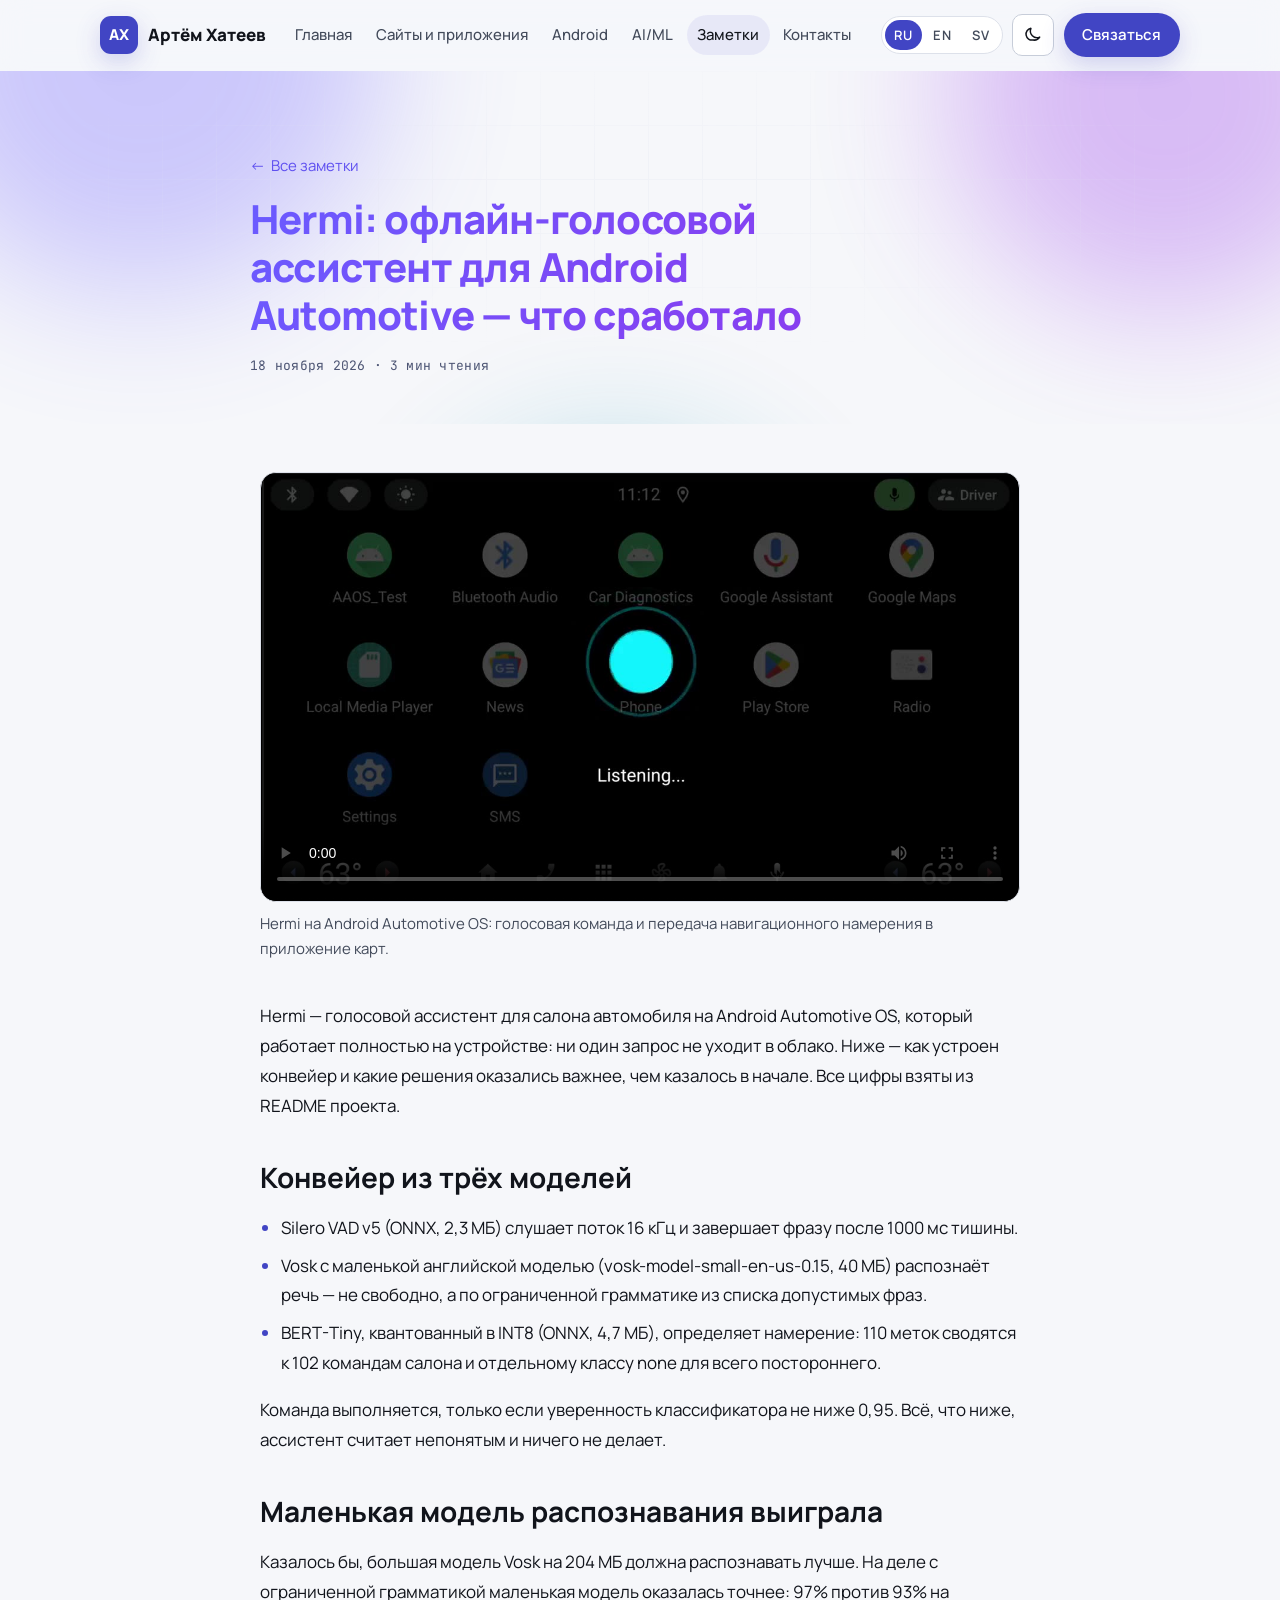
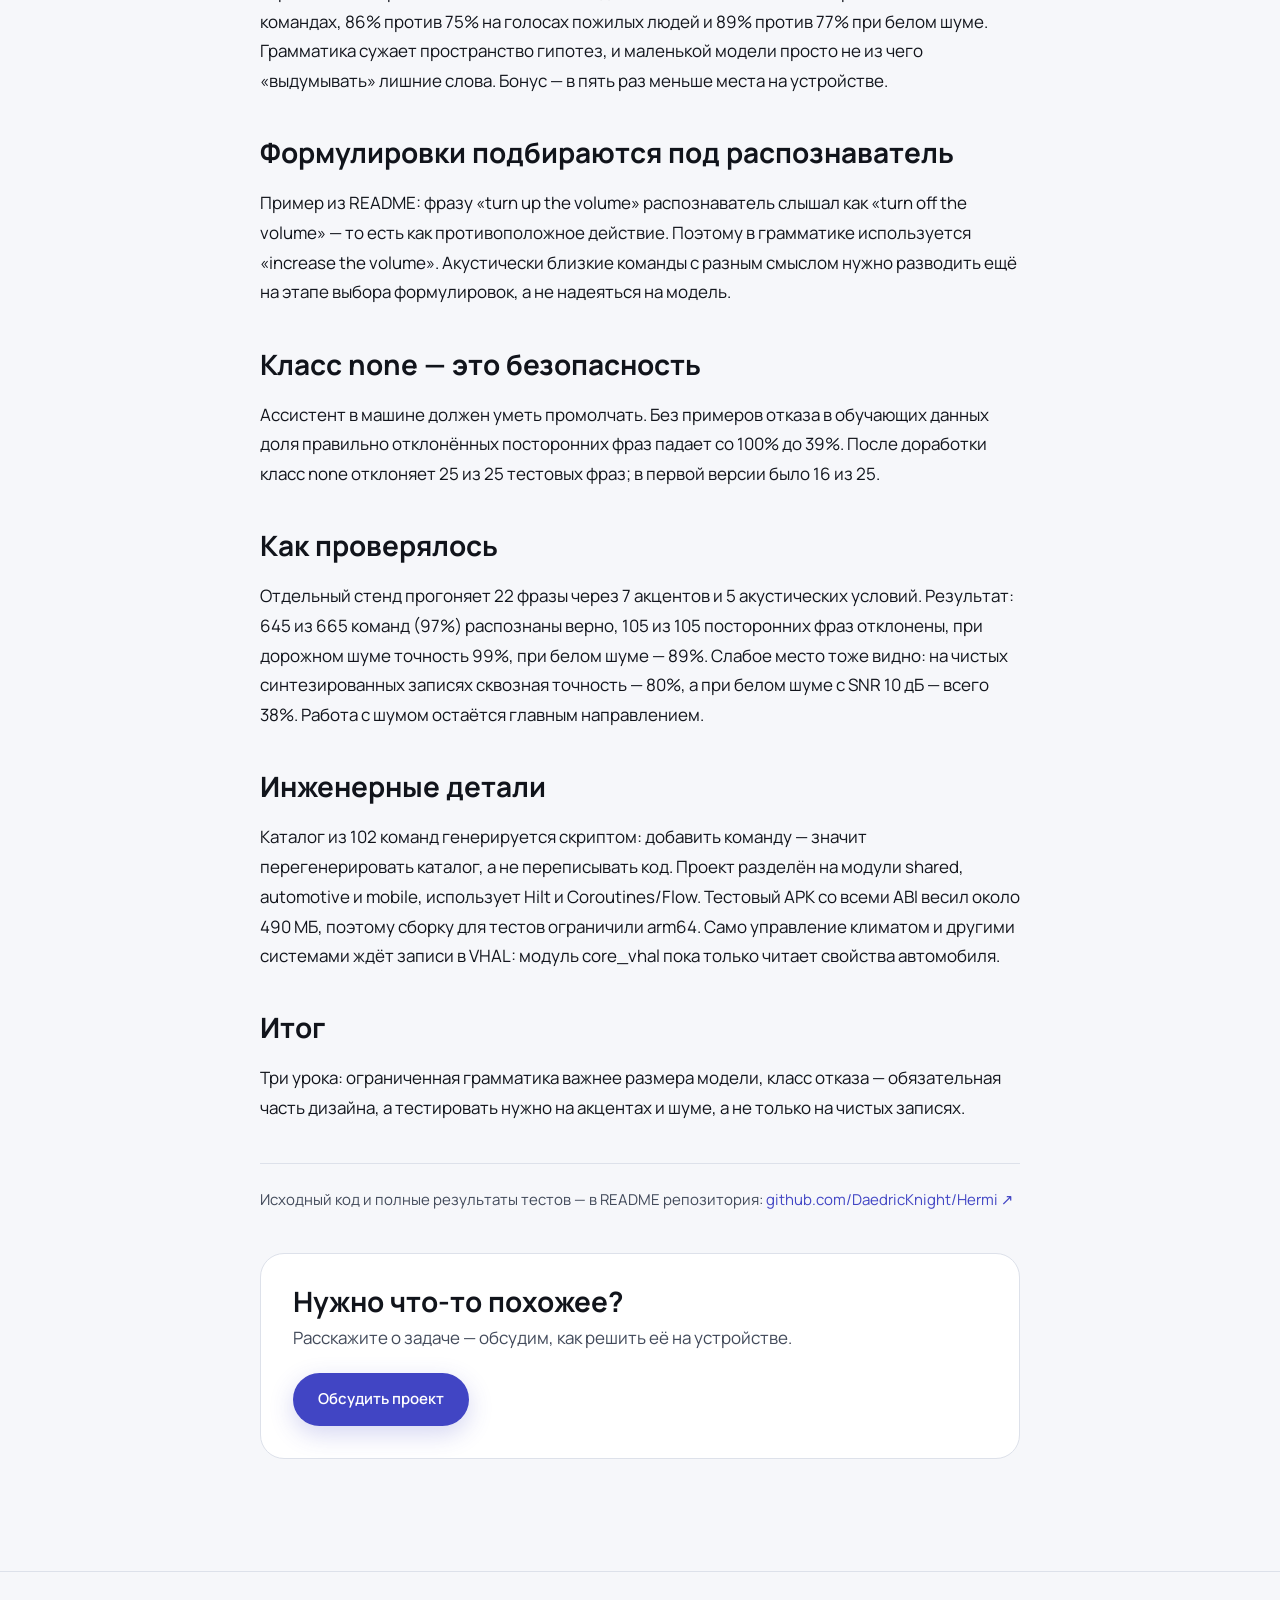
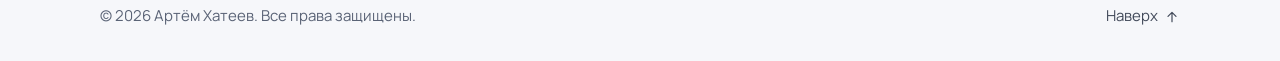
<file: notes/hermi-offline-voice-assistant.html>
<!DOCTYPE html>
<html lang="ru" data-theme="dark">
<head>
  <meta charset="UTF-8" />
  <meta name="viewport" content="width=device-width, initial-scale=1.0, viewport-fit=cover" />

  <title>Hermi: офлайн-голосовой ассистент для Android Automotive — что сработало — Артём Хатеев</title>
  <meta name="description" content="Silero VAD, Vosk и BERT-Tiny INT8 на устройстве: почему маленькая модель распознавания выиграла у большой и зачем ассистенту класс отказа." />

  <link rel="icon" type="image/svg+xml" href="../favicon.svg" />

  <link rel="preconnect" href="https://fonts.googleapis.com" />
  <link rel="preconnect" href="https://fonts.gstatic.com" crossorigin />
  <link rel="stylesheet" href="https://fonts.googleapis.com/css2?family=Manrope:wght@400;500;600;700;800&family=JetBrains+Mono:wght@400;500;600&display=swap" />

  <!-- ?v= — сброс кеша браузера после обновлений; увеличивайте номер при изменениях -->
  <link rel="stylesheet" href="../assets/css/styles.css?v=23" />
  <!-- Помечаем, что JS работает: только тогда элементы .reveal прячутся до анимации -->
  <script>document.documentElement.classList.add("js");</script>
</head>
<body data-page="note" data-title-key="title.note1" data-desc-key="note1.excerpt">
  <a class="skip-link" href="#main" data-i18n="skip">К основному содержимому</a>

  <!-- ======================= ШАПКА ======================= -->
  <!-- Ссылка «Наверх» ведёт на #top: по стандарту HTML без элемента с таким id это начало документа.
       (Раньше id="top" стоял на sticky-шапке — переход к «прилипшему» элементу не прокручивал страницу.) -->
  <header class="site-header">
    <div class="container nav-inner">
      <a class="brand" href="../index.html" aria-label="Artem Khateev">
        <span class="brand-mark" aria-hidden="true" data-i18n="initials">АХ</span>
        <span class="brand-text" data-i18n="name">Артём&nbsp;Хатеев</span>
      </a>

      <nav class="nav" aria-label="Основная навигация">
        <ul class="nav-list" id="nav-list">
          <li><a href="../index.html" data-i18n="nav.home">Главная</a></li>
          <li><a href="../web.html" data-i18n="nav.web">Сайты и приложения</a></li>
          <li><a href="../android.html" data-i18n="nav.android">Android</a></li>
          <li><a href="../ai.html" data-i18n="nav.ai">AI/ML</a></li>
          <li><a href="../notes.html" aria-current="page" data-i18n="nav.notes">Заметки</a></li>
          <li><a href="../index.html#contact" data-i18n="nav.contact">Контакты</a></li>
        </ul>
      </nav>

      <div class="nav-actions">
        <div class="lang-switch" role="group" data-i18n-aria="aria.lang" aria-label="Выбрать язык">
          <button type="button" data-lang="ru" aria-pressed="true">RU</button>
          <button type="button" data-lang="en" aria-pressed="false">EN</button>
          <button type="button" data-lang="sv" aria-pressed="false">SV</button>
        </div>

        <button class="icon-btn theme-toggle" id="theme-toggle" type="button"
                data-i18n-aria="aria.theme" data-i18n-attr-title="aria.theme"
                aria-label="Переключить тему" title="Переключить тему">
          <svg class="icon-sun" width="20" height="20" viewBox="0 0 24 24" fill="none" aria-hidden="true">
            <circle cx="12" cy="12" r="4.5" stroke="currentColor" stroke-width="1.8"/>
            <path d="M12 2v2.5M12 19.5V22M4.2 4.2l1.8 1.8M18 18l1.8 1.8M2 12h2.5M19.5 12H22M4.2 19.8L6 18M18 6l1.8-1.8"
                  stroke="currentColor" stroke-width="1.8" stroke-linecap="round"/>
          </svg>
          <svg class="icon-moon" width="20" height="20" viewBox="0 0 24 24" fill="none" aria-hidden="true">
            <path d="M20 14.5A8 8 0 019.5 4 7 7 0 0012 18a7.9 7.9 0 008-3.5z"
                  stroke="currentColor" stroke-width="1.8" stroke-linejoin="round"/>
          </svg>
        </button>

        <a class="btn btn-primary btn-sm cta-header" href="../index.html#contact" data-i18n="nav.cta">Связаться</a>

        <button class="icon-btn menu-toggle" id="menu-toggle" type="button"
                data-i18n-aria="aria.menu.open" aria-label="Открыть меню" aria-expanded="false" aria-controls="nav-list">
          <span class="menu-bar"></span>
          <span class="menu-bar"></span>
          <span class="menu-bar"></span>
        </button>
      </div>
    </div>
  </header>

  <main id="main">

    <!-- =================== ЗАГОЛОВОК СТАТЬИ =================== -->
    <section class="page-hero page-hero-article">
      <div class="hero-bg" aria-hidden="true">
        <div class="blob blob-1"></div>
        <div class="blob blob-2"></div>
        <div class="blob blob-3"></div>
        <div class="grid-overlay"></div>
      </div>
      <div class="container page-hero-inner">
        <a class="page-hero-back" href="../notes.html">← <span data-i18n="note.back">Все заметки</span></a>
        <div class="reveal">
          <h1 data-i18n="note1.title">Hermi: офлайн-голосовой ассистент для Android Automotive — что сработало</h1>
        </div>
        <p class="note-meta"><time datetime="2026-11-18" data-i18n="note.date">18 ноября 2026</time><span aria-hidden="true">·</span><span data-i18n="note.read3">3 мин чтения</span></p>
      </div>
    </section>

    <!-- ======================= ТЕКСТ ======================= -->
    <!-- Текст статьи — прямо здесь, по блоку на язык (data-lang-content="ru|en|sv").
         i18n.js показывает блок выбранного языка; без JS виден русский. Все цифры — из README Hermi. -->
    <article class="section article-body">
      <div class="container container-narrow">
        <!-- Демо-видео: assets/media/hermi-demo.mp4 (H.264/AAC, 1272×720, faststart). Постер — кадр из видео. -->
        <figure class="media-block media-landscape" id="demo">
          <video class="media-video" controls preload="metadata" playsinline
                 poster="../assets/media/hermi-demo-poster.jpg" width="1272" height="720"
                 data-i18n-aria="media.hermi.video.label" aria-label="Демо-видео Hermi">
            <source src="../assets/media/hermi-demo.mp4" type="video/mp4" />
          </video>
          <figcaption data-i18n="media.hermi.cap">Hermi на Android Automotive OS: голосовая команда и передача навигационного намерения в приложение карт.</figcaption>
        </figure>

        <div class="prose" lang="ru" data-lang-content="ru">
          <p>Hermi — голосовой ассистент для салона автомобиля на Android Automotive OS, который работает полностью на устройстве: ни один запрос не уходит в облако. Ниже — как устроен конвейер и какие решения оказались важнее, чем казалось в начале. Все цифры взяты из README проекта.</p>
          <h2>Конвейер из трёх моделей</h2>
          <ul>
            <li>Silero VAD v5 (ONNX, 2,3 МБ) слушает поток 16 кГц и завершает фразу после 1000 мс тишины.</li>
            <li>Vosk с маленькой английской моделью (vosk-model-small-en-us-0.15, 40 МБ) распознаёт речь — не свободно, а по ограниченной грамматике из списка допустимых фраз.</li>
            <li>BERT-Tiny, квантованный в INT8 (ONNX, 4,7 МБ), определяет намерение: 110 меток сводятся к 102 командам салона и отдельному классу none для всего постороннего.</li>
          </ul>
          <p>Команда выполняется, только если уверенность классификатора не ниже 0,95. Всё, что ниже, ассистент считает непонятым и ничего не делает.</p>
          <h2>Маленькая модель распознавания выиграла</h2>
          <p>Казалось бы, большая модель Vosk на 204 МБ должна распознавать лучше. На деле с ограниченной грамматикой маленькая модель оказалась точнее: 97% против 93% на командах, 86% против 75% на голосах пожилых людей и 89% против 77% при белом шуме. Грамматика сужает пространство гипотез, и маленькой модели просто не из чего «выдумывать» лишние слова. Бонус — в пять раз меньше места на устройстве.</p>
          <h2>Формулировки подбираются под распознаватель</h2>
          <p>Пример из README: фразу «turn up the volume» распознаватель слышал как «turn off the volume» — то есть как противоположное действие. Поэтому в грамматике используется «increase the volume». Акустически близкие команды с разным смыслом нужно разводить ещё на этапе выбора формулировок, а не надеяться на модель.</p>
          <h2>Класс none — это безопасность</h2>
          <p>Ассистент в машине должен уметь промолчать. Без примеров отказа в обучающих данных доля правильно отклонённых посторонних фраз падает со 100% до 39%. После доработки класс none отклоняет 25 из 25 тестовых фраз; в первой версии было 16 из 25.</p>
          <h2>Как проверялось</h2>
          <p>Отдельный стенд прогоняет 22 фразы через 7 акцентов и 5 акустических условий. Результат: 645 из 665 команд (97%) распознаны верно, 105 из 105 посторонних фраз отклонены, при дорожном шуме точность 99%, при белом шуме — 89%. Слабое место тоже видно: на чистых синтезированных записях сквозная точность — 80%, а при белом шуме с SNR 10 дБ — всего 38%. Работа с шумом остаётся главным направлением.</p>
          <h2>Инженерные детали</h2>
          <p>Каталог из 102 команд генерируется скриптом: добавить команду — значит перегенерировать каталог, а не переписывать код. Проект разделён на модули shared, automotive и mobile, использует Hilt и Coroutines/Flow. Тестовый APK со всеми ABI весил около 490 МБ, поэтому сборку для тестов ограничили arm64. Само управление климатом и другими системами ждёт записи в VHAL: модуль core_vhal пока только читает свойства автомобиля.</p>
          <h2>Итог</h2>
          <p>Три урока: ограниченная грамматика важнее размера модели, класс отказа — обязательная часть дизайна, а тестировать нужно на акцентах и шуме, а не только на чистых записях.</p>
        </div>
        <div class="prose" lang="en" data-lang-content="en" hidden>
          <p>Hermi is an in-car voice assistant for Android Automotive OS that runs entirely on the device: not a single request goes to the cloud. Below is how the pipeline works and which decisions turned out to matter more than expected. Every number comes from the project README.</p>
          <h2>A pipeline of three models</h2>
          <ul>
            <li>Silero VAD v5 (ONNX, 2.3 MB) listens to a 16 kHz stream and ends an utterance after 1000 ms of silence.</li>
            <li>Vosk with the small English model (vosk-model-small-en-us-0.15, 40 MB) recognises speech — not freely, but against a constrained grammar built from the list of allowed phrases.</li>
            <li>An INT8-quantised BERT-Tiny (ONNX, 4.7 MB) picks the intent: 110 labels collapse into 102 cabin commands plus a separate none class for everything off-topic.</li>
          </ul>
          <p>A command runs only if the classifier&#x27;s confidence is at least 0.95. Anything below that is treated as not understood, and the assistant does nothing.</p>
          <h2>The smaller recogniser won</h2>
          <p>You would expect the large 204 MB Vosk model to recognise better. In practice, with a constrained grammar the small model was more accurate: 97% vs 93% on commands, 86% vs 75% on older voices and 89% vs 77% in white noise. The grammar narrows the hypothesis space, so the small model has nothing to invent extra words from. As a bonus it takes five times less space on the device.</p>
          <h2>Phrasing is chosen for the recogniser</h2>
          <p>An example from the README: the recogniser heard &quot;turn up the volume&quot; as &quot;turn off the volume&quot; — the opposite action. That is why the grammar uses &quot;increase the volume&quot; instead. Commands that sound alike but mean different things have to be separated when the phrasing is chosen, not left to the model.</p>
          <h2>The none class is a safety feature</h2>
          <p>An in-car assistant has to know when to stay quiet. Without reject examples in the training data, the share of correctly refused off-topic phrases drops from 100% to 39%. After rework the none class rejects 25 of 25 test phrases; the first version managed 16 of 25.</p>
          <h2>How it was tested</h2>
          <p>A dedicated test rig runs 22 phrases through 7 accents and 5 acoustic conditions. The result: 645 of 665 commands (97%) recognised correctly, 105 of 105 off-topic phrases refused, 99% accuracy in road noise and 89% in white noise. The weak spot is visible too: on clean synthesised recordings end-to-end accuracy is 80%, and in white noise at 10 dB SNR it is only 38%. Noise remains the main thing to work on.</p>
          <h2>Engineering details</h2>
          <p>The catalogue of 102 commands is generated by a script: adding a command means regenerating the catalogue, not rewriting code. The project is split into shared, automotive and mobile modules and uses Hilt and Coroutines/Flow. A test APK with every ABI weighed about 490 MB, so test builds were limited to arm64. Actually controlling climate and other systems waits on a VHAL writer: the core_vhal module only reads vehicle properties for now.</p>
          <h2>Takeaways</h2>
          <p>Three lessons: a constrained grammar matters more than model size, a reject class is a required part of the design, and you have to test with accents and noise, not just clean recordings.</p>
        </div>
        <div class="prose" lang="sv" data-lang-content="sv" hidden>
          <p>Hermi är en röstassistent för bilkupén på Android Automotive OS som körs helt på enheten: inte en enda förfrågan går till molnet. Här beskriver jag hur pipelinen fungerar och vilka beslut som visade sig vara viktigare än väntat. Alla siffror kommer från projektets README.</p>
          <h2>En pipeline med tre modeller</h2>
          <ul>
            <li>Silero VAD v5 (ONNX, 2,3 MB) lyssnar på en ljudström i 16 kHz och avslutar en fras efter 1000 ms tystnad.</li>
            <li>Vosk med den lilla engelska modellen (vosk-model-small-en-us-0.15, 40 MB) känner igen tal — inte fritt, utan mot en begränsad grammatik byggd av listan med tillåtna fraser.</li>
            <li>En INT8-kvantiserad BERT-Tiny (ONNX, 4,7 MB) väljer avsikten: 110 etiketter slås ihop till 102 kommandon för kupén plus en separat none-klass för allt som ligger utanför.</li>
          </ul>
          <p>Ett kommando utförs bara om klassificerarens konfidens är minst 0,95. Allt under det räknas som ej förstått, och assistenten gör ingenting.</p>
          <h2>Den mindre igenkänningsmodellen vann</h2>
          <p>Man kunde tro att den stora Vosk-modellen på 204 MB skulle känna igen bättre. I praktiken var den lilla modellen träffsäkrare med begränsad grammatik: 97 % mot 93 % på kommandon, 86 % mot 75 % på äldre röster och 89 % mot 77 % i vitt brus. Grammatiken krymper hypotesrummet, så den lilla modellen har inget att hitta på extra ord ur. Som bonus tar den fem gånger mindre plats på enheten.</p>
          <h2>Formuleringarna väljs efter igenkännaren</h2>
          <p>Ett exempel från README: igenkännaren hörde ”turn up the volume” som ”turn off the volume” — den motsatta åtgärden. Därför använder grammatiken ”increase the volume” i stället. Kommandon som låter lika men betyder olika saker måste skiljas åt redan när formuleringarna väljs, inte överlåtas åt modellen.</p>
          <h2>None-klassen är en säkerhetsfunktion</h2>
          <p>En assistent i bilen måste veta när den ska vara tyst. Utan avvisningsexempel i träningsdatan sjunker andelen korrekt avvisade fraser utanför domänen från 100 % till 39 %. Efter omarbetningen avvisar none-klassen 25 av 25 testfraser; första versionen klarade 16 av 25.</p>
          <h2>Så testades det</h2>
          <p>En separat testrigg kör 22 fraser genom 7 accenter och 5 akustiska förhållanden. Resultatet: 645 av 665 kommandon (97 %) rätt igenkända, 105 av 105 fraser utanför domänen avvisade, 99 % träffsäkerhet i vägbrus och 89 % i vitt brus. Den svaga punkten syns också: på rena syntetiska inspelningar är träffsäkerheten från början till slut 80 %, och i vitt brus vid 10 dB SNR bara 38 %. Brus är fortfarande det viktigaste att arbeta vidare med.</p>
          <h2>Tekniska detaljer</h2>
          <p>Katalogen med 102 kommandon genereras av ett skript: att lägga till ett kommando innebär att generera om katalogen, inte att skriva om kod. Projektet är uppdelat i modulerna shared, automotive och mobile och använder Hilt och Coroutines/Flow. En test-APK med alla ABI:er vägde runt 490 MB, så testbyggen begränsades till arm64. Själva styrningen av klimat och andra system väntar på skrivning till VHAL: modulen core_vhal läser än så länge bara fordonets egenskaper.</p>
          <h2>Slutsatser</h2>
          <p>Tre lärdomar: en begränsad grammatik betyder mer än modellens storlek, en avvisningsklass är en obligatorisk del av designen, och man måste testa med accenter och brus, inte bara med rena inspelningar.</p>
        </div>

        <p class="note-source"><span data-i18n="note.source">Исходный код и полные результаты тестов — в README репозитория:</span>
          <a href="https://github.com/DaedricKnight/Hermi" target="_blank" rel="noopener">github.com/DaedricKnight/Hermi ↗</a></p>

        <aside class="note-cta">
          <h2 data-i18n="note.cta.title">Нужно что-то похожее?</h2>
          <p data-i18n="note.cta.text">Расскажите о задаче — обсудим, как решить её на устройстве.</p>
          <div class="note-cta-actions">
            <a class="btn btn-primary" href="../index.html#contact" data-i18n="cta.discuss">Обсудить проект</a>
            <a class="btn btn-secondary" href="#" target="_blank" rel="noopener" data-booking hidden data-i18n="cta.book">Записаться на звонок</a>
          </div>
        </aside>
      </div>
    </article>
  </main>

  <footer class="site-footer">
    <div class="container footer-inner">
      <p class="footer-copy">© <span id="year">2026</span> <span data-i18n="name">Артём Хатеев</span>. <span data-i18n="footer.rights">Все права защищены.</span></p>
      <a class="back-to-top" href="#top">
        <span data-i18n="footer.top">Наверх</span>
        <svg width="16" height="16" viewBox="0 0 24 24" fill="none" aria-hidden="true">
          <path d="M12 19V5m0 0l-6 6m6-6l6 6" stroke="currentColor" stroke-width="1.8" stroke-linecap="round" stroke-linejoin="round"/>
        </svg>
      </a>
    </div>
  </footer>

  <script src="../assets/js/i18n.js?v=23"></script>
  <script src="../assets/js/script.js?v=23"></script>
</body>
</html>
</file>
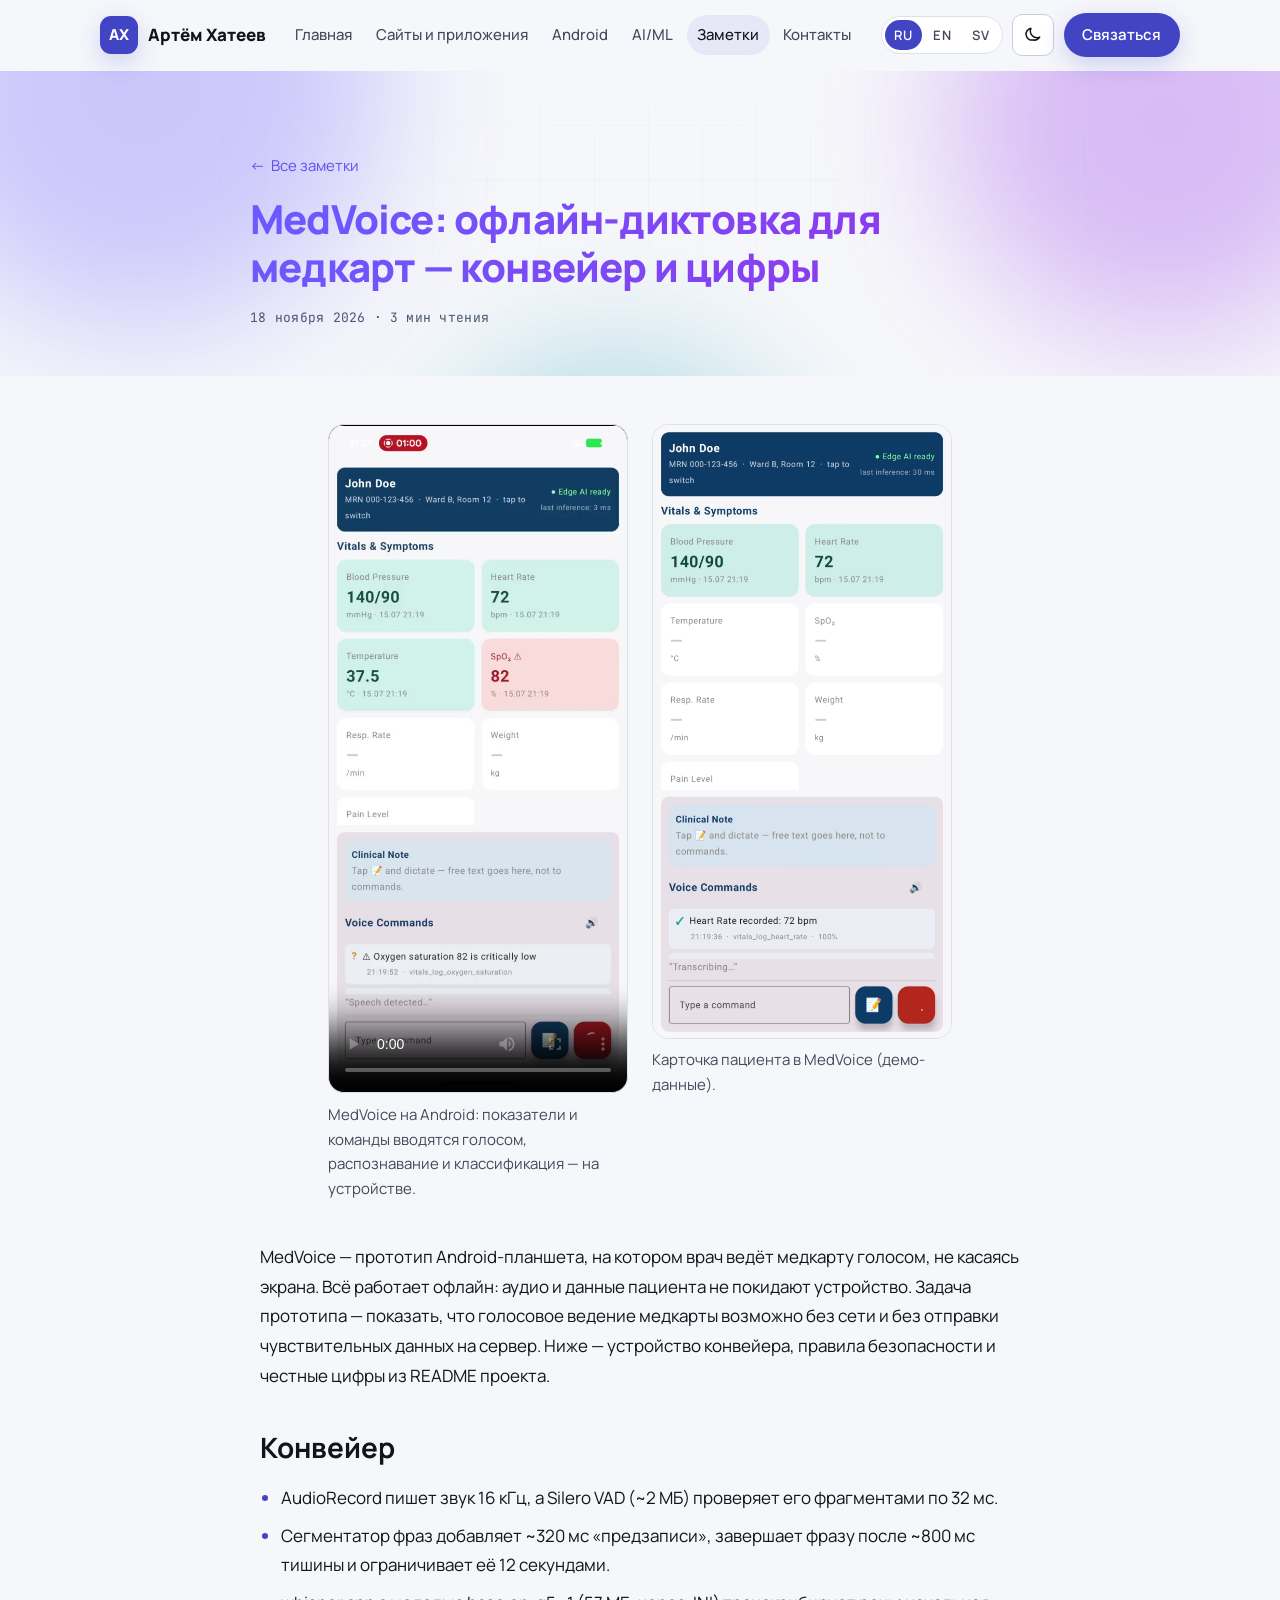
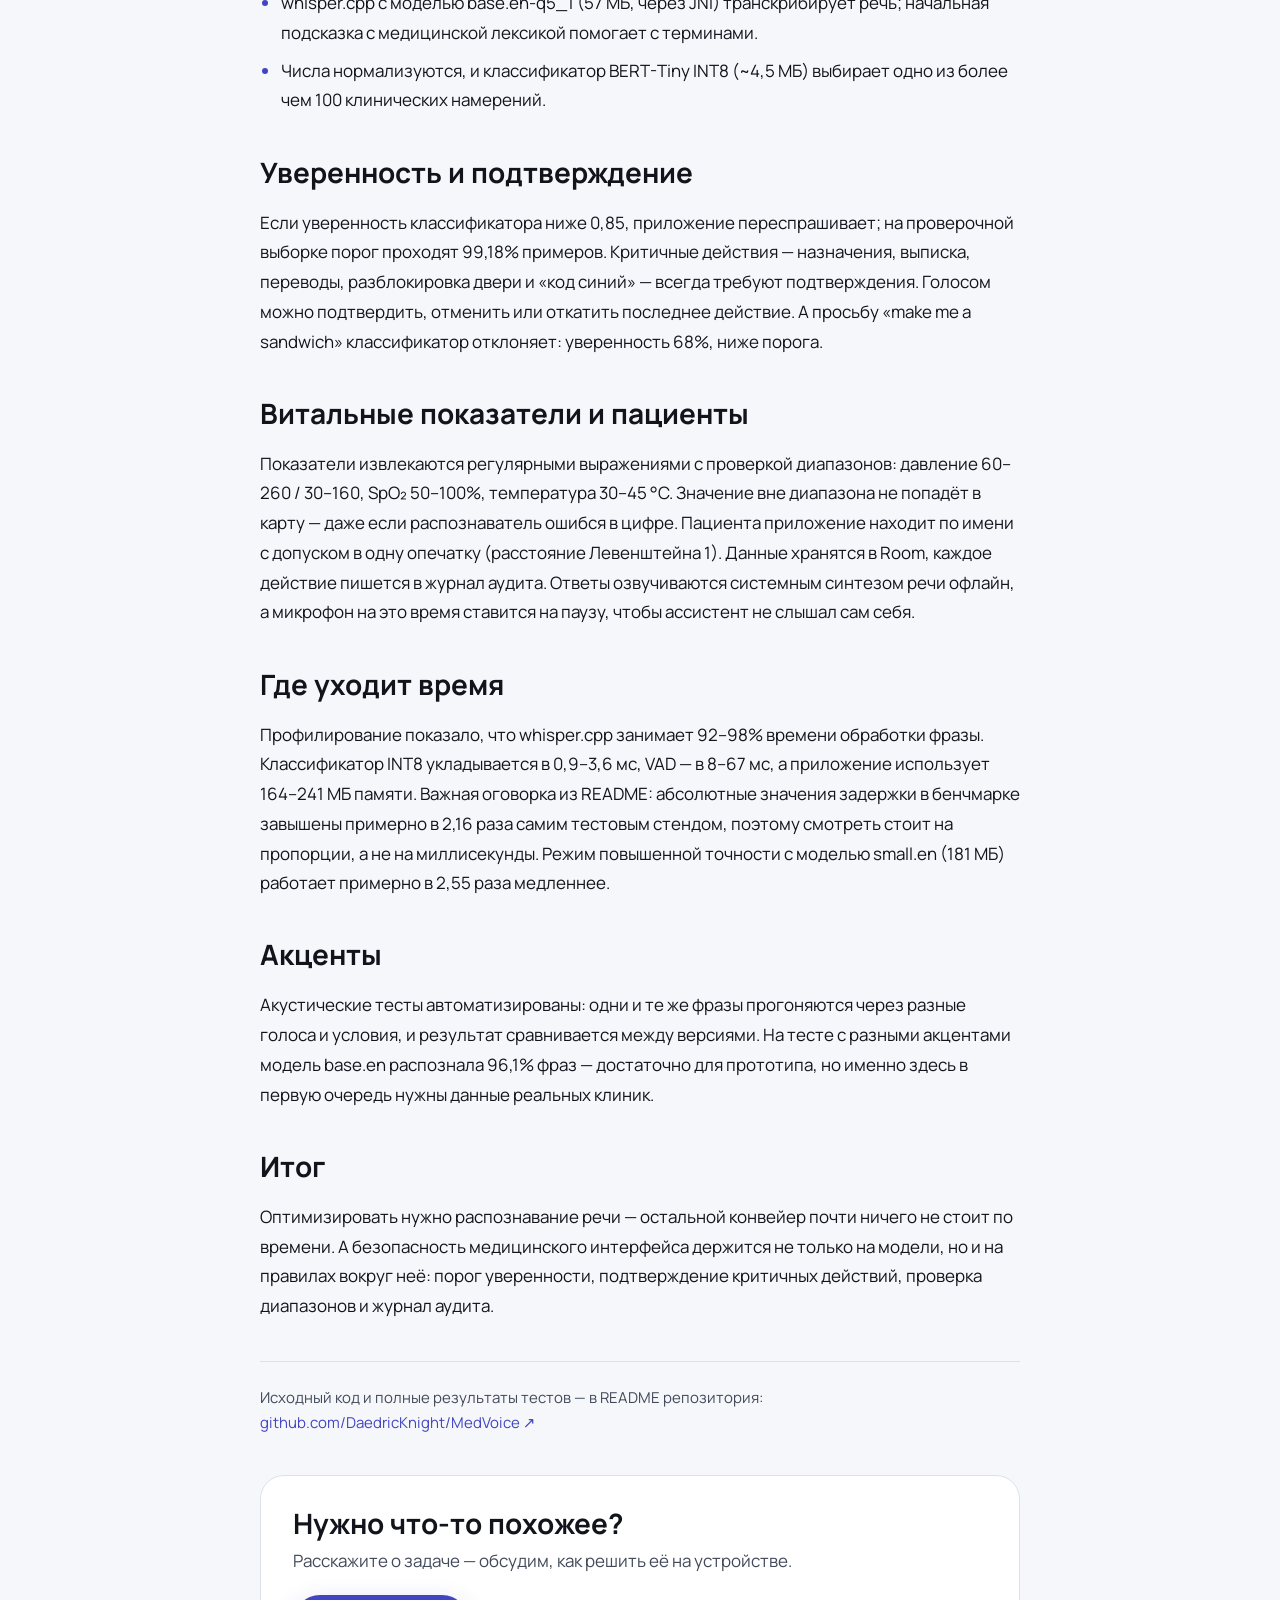
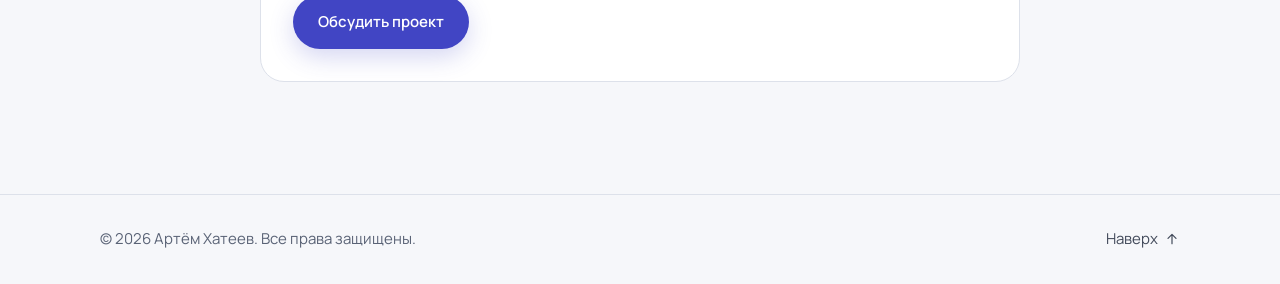
<file: notes/medvoice-offline-clinical-dictation.html>
<!DOCTYPE html>
<html lang="ru" data-theme="dark">
<head>
  <meta charset="UTF-8" />
  <meta name="viewport" content="width=device-width, initial-scale=1.0, viewport-fit=cover" />

  <title>MedVoice: офлайн-диктовка для медкарт — конвейер и цифры — Артём Хатеев</title>
  <meta name="description" content="whisper.cpp, BERT-Tiny INT8 и правила безопасности: подтверждение критичных действий, проверка диапазонов и где на самом деле уходит время." />

  <link rel="icon" type="image/svg+xml" href="../favicon.svg" />

  <link rel="preconnect" href="https://fonts.googleapis.com" />
  <link rel="preconnect" href="https://fonts.gstatic.com" crossorigin />
  <link rel="stylesheet" href="https://fonts.googleapis.com/css2?family=Manrope:wght@400;500;600;700;800&family=JetBrains+Mono:wght@400;500;600&display=swap" />

  <!-- ?v= — сброс кеша браузера после обновлений; увеличивайте номер при изменениях -->
  <link rel="stylesheet" href="../assets/css/styles.css?v=23" />
  <!-- Помечаем, что JS работает: только тогда элементы .reveal прячутся до анимации -->
  <script>document.documentElement.classList.add("js");</script>
</head>
<body data-page="note" data-title-key="title.note2" data-desc-key="note2.excerpt">
  <a class="skip-link" href="#main" data-i18n="skip">К основному содержимому</a>

  <!-- ======================= ШАПКА ======================= -->
  <!-- Ссылка «Наверх» ведёт на #top: по стандарту HTML без элемента с таким id это начало документа.
       (Раньше id="top" стоял на sticky-шапке — переход к «прилипшему» элементу не прокручивал страницу.) -->
  <header class="site-header">
    <div class="container nav-inner">
      <a class="brand" href="../index.html" aria-label="Artem Khateev">
        <span class="brand-mark" aria-hidden="true" data-i18n="initials">АХ</span>
        <span class="brand-text" data-i18n="name">Артём&nbsp;Хатеев</span>
      </a>

      <nav class="nav" aria-label="Основная навигация">
        <ul class="nav-list" id="nav-list">
          <li><a href="../index.html" data-i18n="nav.home">Главная</a></li>
          <li><a href="../web.html" data-i18n="nav.web">Сайты и приложения</a></li>
          <li><a href="../android.html" data-i18n="nav.android">Android</a></li>
          <li><a href="../ai.html" data-i18n="nav.ai">AI/ML</a></li>
          <li><a href="../notes.html" aria-current="page" data-i18n="nav.notes">Заметки</a></li>
          <li><a href="../index.html#contact" data-i18n="nav.contact">Контакты</a></li>
        </ul>
      </nav>

      <div class="nav-actions">
        <div class="lang-switch" role="group" data-i18n-aria="aria.lang" aria-label="Выбрать язык">
          <button type="button" data-lang="ru" aria-pressed="true">RU</button>
          <button type="button" data-lang="en" aria-pressed="false">EN</button>
          <button type="button" data-lang="sv" aria-pressed="false">SV</button>
        </div>

        <button class="icon-btn theme-toggle" id="theme-toggle" type="button"
                data-i18n-aria="aria.theme" data-i18n-attr-title="aria.theme"
                aria-label="Переключить тему" title="Переключить тему">
          <svg class="icon-sun" width="20" height="20" viewBox="0 0 24 24" fill="none" aria-hidden="true">
            <circle cx="12" cy="12" r="4.5" stroke="currentColor" stroke-width="1.8"/>
            <path d="M12 2v2.5M12 19.5V22M4.2 4.2l1.8 1.8M18 18l1.8 1.8M2 12h2.5M19.5 12H22M4.2 19.8L6 18M18 6l1.8-1.8"
                  stroke="currentColor" stroke-width="1.8" stroke-linecap="round"/>
          </svg>
          <svg class="icon-moon" width="20" height="20" viewBox="0 0 24 24" fill="none" aria-hidden="true">
            <path d="M20 14.5A8 8 0 019.5 4 7 7 0 0012 18a7.9 7.9 0 008-3.5z"
                  stroke="currentColor" stroke-width="1.8" stroke-linejoin="round"/>
          </svg>
        </button>

        <a class="btn btn-primary btn-sm cta-header" href="../index.html#contact" data-i18n="nav.cta">Связаться</a>

        <button class="icon-btn menu-toggle" id="menu-toggle" type="button"
                data-i18n-aria="aria.menu.open" aria-label="Открыть меню" aria-expanded="false" aria-controls="nav-list">
          <span class="menu-bar"></span>
          <span class="menu-bar"></span>
          <span class="menu-bar"></span>
        </button>
      </div>
    </div>
  </header>

  <main id="main">

    <!-- =================== ЗАГОЛОВОК СТАТЬИ =================== -->
    <section class="page-hero page-hero-article">
      <div class="hero-bg" aria-hidden="true">
        <div class="blob blob-1"></div>
        <div class="blob blob-2"></div>
        <div class="blob blob-3"></div>
        <div class="grid-overlay"></div>
      </div>
      <div class="container page-hero-inner">
        <a class="page-hero-back" href="../notes.html">← <span data-i18n="note.back">Все заметки</span></a>
        <div class="reveal">
          <h1 data-i18n="note2.title">MedVoice: офлайн-диктовка для медкарт — конвейер и цифры</h1>
        </div>
        <p class="note-meta"><time datetime="2026-11-18" data-i18n="note.date">18 ноября 2026</time><span aria-hidden="true">·</span><span data-i18n="note.read3">3 мин чтения</span></p>
      </div>
    </section>

    <!-- ======================= ТЕКСТ ======================= -->
    <!-- Текст статьи — прямо здесь, по блоку на язык (data-lang-content="ru|en|sv").
         i18n.js показывает блок выбранного языка; без JS виден русский. Все цифры — из README MedVoice. -->
    <article class="section article-body">
      <div class="container container-narrow">
        <!-- Демо: видео assets/media/medvoice-demo.mp4 (574×1280, вертикальное) и скриншот приложения.
             Ширина ограничена, чтобы вертикальные кадры не занимали весь экран. -->
        <div class="media-pair" id="demo">
          <figure class="media-block media-portrait">
            <video class="media-video" controls preload="metadata" playsinline
                   poster="../assets/media/medvoice-demo-poster.jpg" width="574" height="1280"
                   data-i18n-aria="media.medvoice.video.label" aria-label="Демо-видео MedVoice">
              <source src="../assets/media/medvoice-demo.mp4" type="video/mp4" />
            </video>
            <figcaption data-i18n="media.medvoice.cap">MedVoice на Android: показатели и команды вводятся голосом, распознавание и классификация — на устройстве.</figcaption>
          </figure>
          <figure class="media-block media-portrait">
            <img class="media-img" src="../assets/media/medvoice-screenshot.png" width="574" height="1180" loading="lazy" decoding="async"
                 data-i18n-alt="media.medvoice.shot.alt" alt="Скриншот MedVoice: карточка демо-пациента John Doe с давлением 140/90 и пульсом 72, статус «Edge AI ready», журнал голосовых команд." />
            <figcaption data-i18n="media.medvoice.shot.cap">Карточка пациента в MedVoice (демо-данные).</figcaption>
          </figure>
        </div>

        <div class="prose" lang="ru" data-lang-content="ru">
          <p>MedVoice — прототип Android-планшета, на котором врач ведёт медкарту голосом, не касаясь экрана. Всё работает офлайн: аудио и данные пациента не покидают устройство. Задача прототипа — показать, что голосовое ведение медкарты возможно без сети и без отправки чувствительных данных на сервер. Ниже — устройство конвейера, правила безопасности и честные цифры из README проекта.</p>
          <h2>Конвейер</h2>
          <ul>
            <li>AudioRecord пишет звук 16 кГц, а Silero VAD (~2 МБ) проверяет его фрагментами по 32 мс.</li>
            <li>Сегментатор фраз добавляет ~320 мс «предзаписи», завершает фразу после ~800 мс тишины и ограничивает её 12 секундами.</li>
            <li>whisper.cpp с моделью base.en-q5_1 (57 МБ, через JNI) транскрибирует речь; начальная подсказка с медицинской лексикой помогает с терминами.</li>
            <li>Числа нормализуются, и классификатор BERT-Tiny INT8 (~4,5 МБ) выбирает одно из более чем 100 клинических намерений.</li>
          </ul>
          <h2>Уверенность и подтверждение</h2>
          <p>Если уверенность классификатора ниже 0,85, приложение переспрашивает; на проверочной выборке порог проходят 99,18% примеров. Критичные действия — назначения, выписка, переводы, разблокировка двери и «код синий» — всегда требуют подтверждения. Голосом можно подтвердить, отменить или откатить последнее действие. А просьбу «make me a sandwich» классификатор отклоняет: уверенность 68%, ниже порога.</p>
          <h2>Витальные показатели и пациенты</h2>
          <p>Показатели извлекаются регулярными выражениями с проверкой диапазонов: давление 60–260 / 30–160, SpO₂ 50–100%, температура 30–45 °C. Значение вне диапазона не попадёт в карту — даже если распознаватель ошибся в цифре. Пациента приложение находит по имени с допуском в одну опечатку (расстояние Левенштейна 1). Данные хранятся в Room, каждое действие пишется в журнал аудита. Ответы озвучиваются системным синтезом речи офлайн, а микрофон на это время ставится на паузу, чтобы ассистент не слышал сам себя.</p>
          <h2>Где уходит время</h2>
          <p>Профилирование показало, что whisper.cpp занимает 92–98% времени обработки фразы. Классификатор INT8 укладывается в 0,9–3,6 мс, VAD — в 8–67 мс, а приложение использует 164–241 МБ памяти. Важная оговорка из README: абсолютные значения задержки в бенчмарке завышены примерно в 2,16 раза самим тестовым стендом, поэтому смотреть стоит на пропорции, а не на миллисекунды. Режим повышенной точности с моделью small.en (181 МБ) работает примерно в 2,55 раза медленнее.</p>
          <h2>Акценты</h2>
          <p>Акустические тесты автоматизированы: одни и те же фразы прогоняются через разные голоса и условия, и результат сравнивается между версиями. На тесте с разными акцентами модель base.en распознала 96,1% фраз — достаточно для прототипа, но именно здесь в первую очередь нужны данные реальных клиник.</p>
          <h2>Итог</h2>
          <p>Оптимизировать нужно распознавание речи — остальной конвейер почти ничего не стоит по времени. А безопасность медицинского интерфейса держится не только на модели, но и на правилах вокруг неё: порог уверенности, подтверждение критичных действий, проверка диапазонов и журнал аудита.</p>
        </div>
        <div class="prose" lang="en" data-lang-content="en" hidden>
          <p>MedVoice is an Android tablet prototype that lets a clinician update a patient chart by voice without touching the screen. Everything runs offline: audio and patient data never leave the device. The goal of the prototype is to show that voice charting is possible without a network and without sending sensitive data to a server. Below is how the pipeline works, the safety rules around it and the honest numbers from the project README.</p>
          <h2>The pipeline</h2>
          <ul>
            <li>AudioRecord captures 16 kHz audio, and Silero VAD (~2 MB) checks it in 32 ms chunks.</li>
            <li>An utterance segmenter adds ~320 ms of pre-roll, ends an utterance after ~800 ms of silence and caps it at 12 seconds.</li>
            <li>whisper.cpp with the base.en-q5_1 model (57 MB, via JNI) transcribes the speech; an initial prompt with medical vocabulary helps with terminology.</li>
            <li>Numbers are normalised, and an INT8 BERT-Tiny classifier (~4.5 MB) picks one of more than 100 clinical intents.</li>
          </ul>
          <h2>Confidence and confirmation</h2>
          <p>If the classifier&#x27;s confidence is below 0.85, the app asks again; on the validation set 99.18% of examples clear that threshold. Critical actions — prescriptions, discharge, transfers, unlocking a door and code blue — always require confirmation. By voice you can confirm, cancel or undo the last action. And &quot;make me a sandwich&quot; is rejected: 68% confidence, below the threshold.</p>
          <h2>Vitals and patients</h2>
          <p>Vitals are extracted with regular expressions and range checks: blood pressure 60–260 / 30–160, SpO₂ 50–100%, temperature 30–45 °C. A value outside the range never reaches the chart — even if the recogniser got a digit wrong. Patients are found by name with a tolerance of one typo (Levenshtein distance 1). Data lives in Room, and every action is written to an audit log. Replies are spoken by the offline system text-to-speech, and the microphone pauses meanwhile so the assistant does not hear itself.</p>
          <h2>Where the time goes</h2>
          <p>Profiling showed that whisper.cpp takes 92–98% of the time spent on an utterance. The INT8 classifier needs 0.9–3.6 ms, VAD 8–67 ms, and the app uses 164–241 MB of memory. An important caveat from the README: the absolute latency numbers in the benchmark are inflated by about 2.16× by the test harness itself, so look at the proportions rather than the milliseconds. The accuracy mode with the small.en model (181 MB) is roughly 2.55× slower.</p>
          <h2>Accents</h2>
          <p>Acoustic tests are automated: the same phrases are run through different voices and conditions, and results are compared between versions. On an accent test the base.en model recognised 96.1% of phrases — enough for a prototype, but this is exactly where data from real clinics is needed first.</p>
          <h2>Takeaways</h2>
          <p>Speech recognition is what needs optimising — the rest of the pipeline costs almost nothing in time. And safety in a medical interface rests not only on the model but on the rules around it: a confidence threshold, confirmation of critical actions, range checks and an audit log.</p>
        </div>
        <div class="prose" lang="sv" data-lang-content="sv" hidden>
          <p>MedVoice är en prototyp för Android-surfplatta där en kliniker uppdaterar patientjournalen med rösten utan att röra skärmen. Allt körs offline: ljud och patientdata lämnar aldrig enheten. Prototypens syfte är att visa att röstbaserad journalföring är möjlig utan nätverk och utan att känsliga data skickas till en server. Här beskriver jag pipelinen, säkerhetsreglerna runt den och de ärliga siffrorna från projektets README.</p>
          <h2>Pipelinen</h2>
          <ul>
            <li>AudioRecord spelar in ljud i 16 kHz, och Silero VAD (~2 MB) kontrollerar det i bitar om 32 ms.</li>
            <li>En frassegmenterare lägger till ~320 ms förinspelning, avslutar en fras efter ~800 ms tystnad och begränsar den till 12 sekunder.</li>
            <li>whisper.cpp med modellen base.en-q5_1 (57 MB, via JNI) transkriberar talet; en inledande prompt med medicinskt ordförråd hjälper med facktermerna.</li>
            <li>Siffror normaliseras, och en BERT-Tiny-klassificerare i INT8 (~4,5 MB) väljer en av över 100 kliniska avsikter.</li>
          </ul>
          <h2>Konfidens och bekräftelse</h2>
          <p>Om klassificerarens konfidens är under 0,85 frågar appen igen; i valideringsdatan klarar 99,18 % av exemplen den gränsen. Kritiska åtgärder — ordinationer, utskrivning, överflyttningar, att låsa upp en dörr och larmkod blå — kräver alltid bekräftelse. Med rösten kan man bekräfta, avbryta eller ångra den senaste åtgärden. Och ”make me a sandwich” avvisas: 68 % konfidens, under gränsen.</p>
          <h2>Vitalparametrar och patienter</h2>
          <p>Vitalparametrar plockas ut med reguljära uttryck och intervallkontroller: blodtryck 60–260 / 30–160, SpO₂ 50–100 %, temperatur 30–45 °C. Ett värde utanför intervallet hamnar aldrig i journalen — även om igenkännaren tog fel på en siffra. Patienter hittas på namn med tolerans för ett stavfel (Levenshtein-avstånd 1). Data lagras i Room, och varje åtgärd skrivs till en granskningslogg. Svaren läses upp med systemets offline-talsyntes, och mikrofonen pausas under tiden så att assistenten inte hör sig själv.</p>
          <h2>Var tiden går åt</h2>
          <p>Profileringen visade att whisper.cpp står för 92–98 % av tiden per fras. INT8-klassificeraren behöver 0,9–3,6 ms, VAD 8–67 ms, och appen använder 164–241 MB minne. En viktig reservation från README: de absoluta latenssiffrorna i benchmarken är uppblåsta ungefär 2,16 gånger av själva testriggen, så titta på proportionerna snarare än millisekunderna. Precisionsläget med modellen small.en (181 MB) är ungefär 2,55 gånger långsammare.</p>
          <h2>Accenter</h2>
          <p>De akustiska testerna är automatiserade: samma fraser körs genom olika röster och förhållanden, och resultaten jämförs mellan versioner. I ett accenttest kände base.en-modellen igen 96,1 % av fraserna — tillräckligt för en prototyp, men det är just här som data från riktiga kliniker behövs först.</p>
          <h2>Slutsatser</h2>
          <p>Det är taligenkänningen som behöver optimeras — resten av pipelinen kostar nästan ingen tid. Och säkerheten i ett medicinskt gränssnitt vilar inte bara på modellen utan på reglerna runt den: en konfidensgräns, bekräftelse av kritiska åtgärder, intervallkontroller och en granskningslogg.</p>
        </div>

        <p class="note-source"><span data-i18n="note.source">Исходный код и полные результаты тестов — в README репозитория:</span>
          <a href="https://github.com/DaedricKnight/MedVoice" target="_blank" rel="noopener">github.com/DaedricKnight/MedVoice ↗</a></p>

        <aside class="note-cta">
          <h2 data-i18n="note.cta.title">Нужно что-то похожее?</h2>
          <p data-i18n="note.cta.text">Расскажите о задаче — обсудим, как решить её на устройстве.</p>
          <div class="note-cta-actions">
            <a class="btn btn-primary" href="../index.html#contact" data-i18n="cta.discuss">Обсудить проект</a>
            <a class="btn btn-secondary" href="#" target="_blank" rel="noopener" data-booking hidden data-i18n="cta.book">Записаться на звонок</a>
          </div>
        </aside>
      </div>
    </article>
  </main>

  <footer class="site-footer">
    <div class="container footer-inner">
      <p class="footer-copy">© <span id="year">2026</span> <span data-i18n="name">Артём Хатеев</span>. <span data-i18n="footer.rights">Все права защищены.</span></p>
      <a class="back-to-top" href="#top">
        <span data-i18n="footer.top">Наверх</span>
        <svg width="16" height="16" viewBox="0 0 24 24" fill="none" aria-hidden="true">
          <path d="M12 19V5m0 0l-6 6m6-6l6 6" stroke="currentColor" stroke-width="1.8" stroke-linecap="round" stroke-linejoin="round"/>
        </svg>
      </a>
    </div>
  </footer>

  <script src="../assets/js/i18n.js?v=23"></script>
  <script src="../assets/js/script.js?v=23"></script>
</body>
</html>
</file>
<file: assets/css/styles.css>
/* ============================================================
   ПОРТФОЛИО — styles.css
   Структура:
   1. Токены дизайна (цвета, типографика, отступы, тени)
   2. Сброс и базовые стили
   3. Утилиты (контейнер, кнопки, чипы, reveal)
   4. Компоненты (шапка, hero, секции ...)
   5. Адаптив (планшет / мобильный)
   Все цвета заданы через CSS-переменные — меняйте их в :root.
============================================================ */

/* ============================================================
   1. ТОКЕНЫ ДИЗАЙНА
   Концепция: «инженерная точность» — графитово-синий фон со слоями
   поверхностей, один уверенный акцент (индиго), холодные нейтральные серые.
   Градиент (индиго → фиолетовый → циан) — только для имени в hero и цифр.
   Тёмная тема — по умолчанию (:root), светлая — [data-theme="light"].
   Все пары «текст / фон» проверены: ≥ 4.5:1 для текста, ≥ 3:1 для границ полей.
============================================================ */
:root {
  /* --- Поверхности (от самой глубокой к верхней) --- */
  --bg:            #0b0e14;   /* фон страницы */
  --bg-alt:        #0f131b;   /* чередующиеся секции */
  --surface:       #151a24;   /* карточки */
  --surface-2:     #1b2130;   /* элементы внутри карточек */
  --border:        #262d3c;   /* тонкие разделители и рамки карточек */
  --border-strong: #353e52;   /* рамки кнопок-призраков, иконок */
  --control-border:#5d6880;   /* границы полей ввода (≥ 3:1) */

  /* --- Текст --- */
  --fg:            #e8ebf2;   /* основной */
  --fg-muted:      #aeb6c7;   /* вторичный */
  --fg-subtle:     #9099ad;   /* подписи, мета (всё ещё ≥ 4.5:1) */

  /* --- Акцент --- */
  --accent:        #9399ff;   /* индиго: ссылки, акцентный текст */
  --accent-solid:  #5458e0;   /* заливка кнопок (белый текст ≥ 4.5:1) */
  --accent-solid-hover: #6266ea;
  --accent-2:      #6dd5e8;   /* циан — вторичный штрих, ховер ссылок */
  --accent-3:      #b4a2ff;   /* фиолетовый — середина градиента */
  --accent-fg:     #ffffff;   /* текст на заливке акцента */
  --accent-soft:   rgba(147, 153, 255, 0.13);  /* фон чипов и плашек */
  --accent-glow:   rgba(84, 88, 224, 0.35);    /* тень кнопки */

  --grad: linear-gradient(110deg, var(--accent) 0%, var(--accent-3) 50%, var(--accent-2) 100%);
  --blob-opacity:  0.26;      /* сила фоновых «пятен» в hero */

  /* --- Типографика --- */
  --font-sans: "Manrope", system-ui, -apple-system, "Segoe UI", Roboto, sans-serif;
  --font-mono: "JetBrains Mono", ui-monospace, "SFMono-Regular", Menlo, monospace;

  --fs-xs:   0.8125rem;   /* 13px */
  --fs-sm:   0.9375rem;   /* 15px */
  --fs-base: 1.0625rem;   /* 17px */
  --fs-lg:   1.25rem;
  --fs-xl:   1.75rem;
  --fs-2xl:  clamp(2rem, 5vw, 3rem);
  --fs-hero: clamp(2.75rem, 8vw, 5rem);

  --lh-tight: 1.1;
  --lh-snug:  1.3;
  --lh-base:  1.65;

  /* --- Отступы / радиусы --- */
  --space-section: clamp(4rem, 10vw, 7rem);
  --radius-sm: 10px;
  --radius:    16px;
  --radius-lg: 24px;
  --radius-pill: 999px;

  --container: 1120px;

  /* --- Тени --- */
  --shadow-sm: 0 2px 8px rgba(0, 0, 0, 0.28);
  --shadow:    0 14px 40px rgba(0, 0, 0, 0.38);
  --shadow-accent: 0 8px 24px var(--accent-glow);

  /* --- Переходы --- */
  --t-fast: 0.18s ease;
  --t:      0.3s ease;

  color-scheme: dark;
}

/* --- Светлая тема: собственные ступени, не инверсия --- */
[data-theme="light"] {
  --bg:            #f6f7fa;
  --bg-alt:        #edf0f5;
  --surface:       #ffffff;
  --surface-2:     #f1f3f8;
  --border:        #dde1ea;
  --border-strong: #c7cdd9;
  --control-border:#7b8497;

  --fg:            #11141b;
  --fg-muted:      #424a5a;
  --fg-subtle:     #5a6376;

  --accent:        #4145c4;
  --accent-solid:  #4145c4;
  --accent-solid-hover: #3539b0;
  --accent-2:      #0a6b85;
  --accent-3:      #6b33d4;
  --accent-fg:     #ffffff;
  --accent-soft:   rgba(65, 69, 196, 0.08);
  --accent-glow:   rgba(65, 69, 196, 0.22);
  --blob-opacity:  0.14;

  --shadow-sm: 0 1px 3px rgba(17, 20, 27, 0.06), 0 2px 8px rgba(17, 20, 27, 0.04);
  --shadow:    0 12px 32px rgba(17, 20, 27, 0.10);

  color-scheme: light;
}

/* ============================================================
   2. СБРОС И БАЗА
============================================================ */
*, *::before, *::after { box-sizing: border-box; }

html { scroll-behavior: smooth; scroll-padding-top: 88px; } /* якоря не уходят под sticky-шапку */

body {
  margin: 0;
  font-family: var(--font-sans);
  font-size: var(--fs-base);
  line-height: var(--lh-base);
  color: var(--fg);
  background: var(--bg);
  -webkit-font-smoothing: antialiased;
  text-rendering: optimizeLegibility;
  transition: background var(--t), color var(--t);
  overflow-x: hidden;
}

h1, h2, h3 { line-height: var(--lh-tight); text-wrap: balance; margin: 0; }
p { margin: 0; }
a { color: inherit; text-decoration: none; }
img { max-width: 100%; display: block; }
ul { margin: 0; padding: 0; list-style: none; }

:focus-visible {
  outline: 2px solid var(--accent-2);
  outline-offset: 3px;
  border-radius: 4px;
}

.skip-link {
  position: absolute;
  left: 50%;
  top: 0;
  transform: translate(-50%, -150%);   /* полностью за краем экрана при любой высоте */
  white-space: nowrap;                  /* не переносится на узких экранах */
  background: var(--accent-solid);
  color: var(--accent-fg);
  padding: 0.6rem 1.2rem;
  border-radius: var(--radius-pill);
  z-index: 200;
  transition: transform var(--t-fast);
}
.skip-link:focus { transform: translate(-50%, 12px); }

/* ============================================================
   3. УТИЛИТЫ
============================================================ */
.container {
  width: 100%;
  max-width: var(--container);
  margin-inline: auto;
  padding-left: max(20px, env(safe-area-inset-left, 0px));
  padding-right: max(20px, env(safe-area-inset-right, 0px));
}

/* --- Кнопки --- */
.btn {
  display: inline-flex;
  align-items: center;
  justify-content: center;
  gap: 0.5rem;
  font-weight: 600;
  font-size: var(--fs-sm);
  padding: 0.85rem 1.5rem;
  border-radius: var(--radius-pill);
  border: 1px solid transparent;
  cursor: pointer;
  transition: transform var(--t-fast), box-shadow var(--t-fast),
              background var(--t-fast), border-color var(--t-fast);
  white-space: nowrap;
}
.btn:hover { transform: translateY(-2px); }
.btn:active { transform: translateY(0); }
.btn-sm { padding: 0.55rem 1.1rem; }
.btn-block { width: 100%; }

.btn-primary {
  background: var(--accent-solid);
  color: var(--accent-fg);
  box-shadow: var(--shadow-accent);
}
.btn-primary:hover { background: var(--accent-solid-hover); box-shadow: 0 10px 28px var(--accent-glow); }
/* Вторичная кнопка (запись на звонок): контур акцентного цвета */
.btn-secondary {
  background: transparent;
  color: var(--fg);
  border: 1.5px solid var(--accent);
}
.btn-secondary:hover { background: var(--accent-soft); }
/* hidden должен побеждать display:inline-flex у .btn (кнопка записи без BOOKING_URL) */
.btn[hidden] { display: none; }


/* --- Иконочные кнопки --- */
.icon-btn {
  display: inline-flex;
  align-items: center;
  justify-content: center;
  width: 42px;
  height: 42px;
  border-radius: var(--radius-sm);
  background: var(--surface);
  border: 1px solid var(--border-strong);
  color: var(--fg);
  cursor: pointer;
  transition: border-color var(--t-fast), background var(--t-fast), color var(--t-fast);
}
.icon-btn:hover { border-color: var(--accent); color: var(--accent); }

/* --- Чипы тегов --- */
.tag-chips {
  display: flex;
  flex-wrap: wrap;
  gap: 0.5rem;
}
.tag-chips li {
  font-family: var(--font-mono);
  font-size: var(--fs-xs);
  padding: 0.3rem 0.7rem;
  border-radius: var(--radius-sm);
  background: var(--accent-soft);
  color: var(--accent);
  border: 1px solid var(--border);
}
.tag-chips-lg li { font-size: var(--fs-sm); padding: 0.45rem 0.9rem; }

/* --- Reveal (scroll-анимация) ---
   Скрываем элементы только когда JS реально работает (класс .js ставится
   inline-скриптом в <head>). Без JS весь контент сразу виден. */
.js .reveal {
  opacity: 0;
  transform: translateY(22px);
  transition: opacity 0.7s ease, transform 0.7s ease;
}
.js .reveal.is-visible { opacity: 1; transform: none; }

/* ============================================================
   4. КОМПОНЕНТЫ
============================================================ */

/* --- Шапка --- */
.site-header {
  position: sticky;
  top: 0;
  z-index: 100;
  background: color-mix(in srgb, var(--bg) 82%, transparent);
  backdrop-filter: saturate(160%) blur(14px);
  -webkit-backdrop-filter: saturate(160%) blur(14px);
  border-bottom: 1px solid transparent;
  transition: border-color var(--t), background var(--t);
}
.site-header.scrolled { border-bottom-color: var(--border); }

.nav-inner {
  display: flex;
  align-items: center;
  justify-content: space-between;
  gap: 1rem;
  height: 70px;
}

.brand {
  display: inline-flex;
  align-items: center;
  gap: 0.6rem;
  font-weight: 800;
}
.brand-mark {
  display: grid;
  place-items: center;
  width: 38px;
  height: 38px;
  border-radius: 11px;
  background: var(--accent-solid);
  color: var(--accent-fg);
  font-size: var(--fs-sm);
  letter-spacing: 0.02em;
  box-shadow: var(--shadow-accent);
}
.brand-text { font-size: var(--fs-base); white-space: nowrap; }

.nav-list {
  display: flex;
  gap: 0.2rem;
}
.nav-list a {
  display: inline-block;
  padding: 0.5rem 0.65rem;
  white-space: nowrap;
  border-radius: var(--radius-pill);
  color: var(--fg-muted);
  font-size: var(--fs-sm);
  font-weight: 500;
  transition: color var(--t-fast), background var(--t-fast);
}
.nav-list a:hover,
.nav-list a.active,
.nav-list a[aria-current="page"] { color: var(--fg); background: var(--accent-soft); }

/* --- Переключатель языка --- */
.lang-switch {
  display: inline-flex;
  align-items: center;
  background: var(--surface);
  border: 1px solid var(--border);
  border-radius: var(--radius-pill);
  padding: 3px;
  gap: 2px;
}
.lang-switch button {
  font-family: inherit;
  font-size: var(--fs-xs);
  font-weight: 600;
  letter-spacing: 0.03em;
  color: var(--fg-muted);
  background: transparent;
  border: none;
  padding: 0.35rem 0.6rem;
  border-radius: var(--radius-pill);
  cursor: pointer;
  transition: color var(--t-fast), background var(--t-fast);
}
.lang-switch button:hover { color: var(--fg); }
.lang-switch button.active {
  color: var(--accent-fg);
  background: var(--accent-solid);
}

.nav-actions { display: flex; align-items: center; gap: 0.6rem; }

.menu-toggle { display: none; flex-direction: column; gap: 5px; }
.menu-bar {
  width: 18px;
  height: 2px;
  background: currentColor;
  border-radius: 2px;
  transition: transform var(--t-fast), opacity var(--t-fast);
}
.menu-toggle[aria-expanded="true"] .menu-bar:nth-child(1) { transform: translateY(7px) rotate(45deg); }
.menu-toggle[aria-expanded="true"] .menu-bar:nth-child(2) { opacity: 0; }
.menu-toggle[aria-expanded="true"] .menu-bar:nth-child(3) { transform: translateY(-7px) rotate(-45deg); }

/* Переключатель темы: показываем нужную иконку */
.theme-toggle .icon-moon { display: none; }
[data-theme="light"] .theme-toggle .icon-sun { display: none; }
[data-theme="light"] .theme-toggle .icon-moon { display: block; }

/* --- HERO: собственная палитра ---
   Первый экран сохраняет прежний, более яркий вид (как до обновления палитры):
   те же токены переопределены только внутри .hero, остальная страница их не видит.
   Отличия от прежнего — только ради читаемости:
   · кнопка «Обсудить проект»: те же оттенки, но глубже — белый текст ≥ 4.5:1;
   · светлая тема: циан в градиенте имени и цифр чуть темнее — ≥ 3:1 (крупный текст).
   Те же токены используют шапки страниц (.page-hero) на web.html и ai.html. */
.hero,
.page-hero {
  --bg:            #0b0d17;
  --surface:       #161a2b;
  --surface-2:     #1d2236;
  --border:        #272c42;
  --border-strong: #272c42;
  --fg:            #eef0f7;
  --fg-muted:      #a4abc4;
  --accent:        #7c6cff;
  --accent-2:      #22d3ee;
  --accent-3:      #a855f7;
  --accent-soft:   rgba(124, 108, 255, 0.14);
  --grad: linear-gradient(120deg, var(--accent) 0%, var(--accent-3) 50%, var(--accent-2) 100%);
  --hero-btn-grad: linear-gradient(120deg, #5b4ce8 0%, #8a35e6 50%, #0b7a96 100%);
  --hero-btn-glow: rgba(124, 108, 255, 0.35);
  --hero-btn-glow-hover: rgba(124, 108, 255, 0.5);
  --blob-opacity:   0.55;
  --blob-3-opacity: 0.4;
  --hero-link:      #7c6cff;   /* ссылка «← Главная»: 5.0:1 */
}
[data-theme="light"] .hero,
[data-theme="light"] .page-hero {
  --bg:            #f7f8fc;
  --surface:       #ffffff;
  --surface-2:     #f3f4fb;
  --border:        #e2e5f0;
  --border-strong: #e2e5f0;
  --fg:            #1a1d29;
  --fg-muted:      #4d5574;
  --accent:        #6a5bff;
  --accent-2:      #0b94b0;   /* было #0ea5c4 (2.75:1) */
  --accent-3:      #9333ea;
  --accent-soft:   rgba(106, 91, 255, 0.10);
  --hero-btn-grad: linear-gradient(120deg, #6a5bff 0%, #9333ea 50%, #0b7a96 100%);
  --hero-btn-glow: rgba(106, 91, 255, 0.28);
  --hero-btn-glow-hover: rgba(106, 91, 255, 0.4);
  --blob-opacity:   0.3;
  --blob-3-opacity: 0.3;
  --hero-link:      #5f50f0;   /* чуть глубже #6a5bff: 5.0:1 вместо 4.3:1 */
}
.hero .btn-primary,
.hero .btn-primary:hover {
  background: var(--hero-btn-grad);
  background-size: 160% 160%;
}
.hero .btn-primary { box-shadow: 0 12px 36px var(--hero-btn-glow); }
.hero .btn-primary:hover { box-shadow: 0 16px 44px var(--hero-btn-glow-hover); }

/* --- HERO --- */
.hero {
  position: relative;
  overflow: hidden;
  padding-block: clamp(3.5rem, 9vw, 6.5rem) var(--space-section);
}
.hero-bg {
  position: absolute;
  inset: 0;
  z-index: 0;
  pointer-events: none;
}
.blob {
  position: absolute;
  border-radius: 50%;
  filter: blur(70px);
  opacity: var(--blob-opacity);
  animation: float 18s ease-in-out infinite;
}
.blob-1 { width: 42vw; height: 42vw; background: var(--accent);   top: -8%;  left: -6%; }
.blob-2 { width: 36vw; height: 36vw; background: var(--accent-3); top: 10%;  right: -8%; animation-delay: -6s; }
.blob-3 { width: 30vw; height: 30vw; background: var(--accent-2); bottom: -14%; left: 32%; animation-delay: -11s; opacity: var(--blob-3-opacity, calc(var(--blob-opacity) * 0.7)); }

.grid-overlay {
  position: absolute;
  inset: 0;
  background-image:
    linear-gradient(to right, var(--border) 1px, transparent 1px),
    linear-gradient(to bottom, var(--border) 1px, transparent 1px);
  background-size: 54px 54px;
  opacity: 0.25;
  mask-image: radial-gradient(ellipse 70% 60% at 50% 35%, #000 20%, transparent 75%);
  -webkit-mask-image: radial-gradient(ellipse 70% 60% at 50% 35%, #000 20%, transparent 75%);
}

@keyframes float {
  0%, 100% { transform: translate(0, 0) scale(1); }
  33%      { transform: translate(4%, 6%) scale(1.08); }
  66%      { transform: translate(-3%, -4%) scale(0.95); }
}

.hero-inner { position: relative; z-index: 1; max-width: 820px; }

.hero-eyebrow {
  display: inline-flex;
  align-items: center;
  gap: 0.55rem;
  font-size: var(--fs-sm);
  color: var(--fg-muted);
  background: var(--surface);
  border: 1px solid var(--border);
  padding: 0.4rem 0.9rem;
  border-radius: var(--radius-pill);
  margin-bottom: 1.6rem;
}
.status-dot {
  width: 9px; height: 9px;
  border-radius: 50%;
  background: #34d399;
  box-shadow: 0 0 0 0 rgba(52, 211, 153, 0.6);
  animation: pulse 2.4s infinite;
}
@keyframes pulse {
  0%   { box-shadow: 0 0 0 0 rgba(52, 211, 153, 0.55); }
  70%  { box-shadow: 0 0 0 9px rgba(52, 211, 153, 0); }
  100% { box-shadow: 0 0 0 0 rgba(52, 211, 153, 0); }
}

.hero-title {
  font-size: var(--fs-hero);
  font-weight: 800;
  letter-spacing: -0.02em;
  margin-bottom: 1.2rem;
  color: var(--accent); /* запасной цвет, если градиентный текст не поддерживается */
}
/* Градиентный текст. Важно: у самого h1 нет .reveal/transform/will-change —
   в Safari (WebKit) background-clip:text на анимируемом слое рисуется пустым.
   Анимация появления висит на обёртке .hero-title-wrap. */
@supports ((-webkit-background-clip: text) or (background-clip: text)) {
  .hero-title {
    background: var(--grad);
    background-size: 200% 200%;
    -webkit-background-clip: text;
    background-clip: text;
    -webkit-text-fill-color: transparent;
    color: transparent;
    animation: grad-shift 8s ease infinite;
  }
}
@keyframes grad-shift {
  0%, 100% { background-position: 0% 50%; }
  50%      { background-position: 100% 50%; }
}

.hero-lead {
  font-size: clamp(1.15rem, 2.6vw, 1.55rem);
  font-weight: 600;
  color: var(--fg);
  line-height: var(--lh-snug);
  margin-bottom: 1rem;
  max-width: 42ch;
}
.hero-sub {
  font-size: var(--fs-lg);
  color: var(--fg-muted);
  max-width: 54ch;
  margin-bottom: 2rem;
}

.hero-cta { display: flex; flex-wrap: wrap; gap: 0.8rem; margin-bottom: 2rem; }

.hero-social { display: flex; gap: 0.7rem; margin-bottom: 3rem; }
.hero-social a {
  display: grid;
  place-items: center;
  width: 44px; height: 44px;
  border-radius: var(--radius-sm);
  background: var(--surface);
  border: 1px solid var(--border);
  color: var(--fg-muted);
  transition: color var(--t-fast), border-color var(--t-fast), transform var(--t-fast);
}
.hero-social a:hover { color: var(--accent); border-color: var(--accent); transform: translateY(-3px); }

.hero-stats {
  display: grid;
  grid-template-columns: repeat(4, 1fr);
  gap: 1rem;
  margin: 0;
}
.stat {
  padding: 1.3rem 1.1rem;
  background: var(--surface);
  border: 1px solid var(--border);
  border-radius: var(--radius);
}
.stat-num {
  font-size: clamp(1.8rem, 4vw, 2.4rem);
  font-weight: 800;
  line-height: 1;
  font-variant-numeric: tabular-nums;
  color: var(--accent);
}
@supports ((-webkit-background-clip: text) or (background-clip: text)) {
  .stat-num {
    background: var(--grad);
    -webkit-background-clip: text;
    background-clip: text;
    -webkit-text-fill-color: transparent;
    color: transparent;
  }
}
.stat-label { margin: 0.4rem 0 0; font-size: var(--fs-sm); color: var(--fg-muted); }

/* --- Компактный хедер страниц специализаций --- */
.page-hero {
  position: relative;
  overflow: hidden;
  padding-block: clamp(3rem, 7vw, 5rem) clamp(2rem, 4vw, 3rem);
}
.page-hero .hero-bg { position: absolute; inset: 0; z-index: 0; }
.page-hero-inner { position: relative; z-index: 1; max-width: 720px; }
.page-hero h1 {
  font-size: var(--fs-2xl);
  font-weight: 800;
  letter-spacing: -0.02em;
  margin: 0.6rem 0 1rem;
  color: var(--accent); /* запасной цвет, если градиентный текст не поддерживается */
}
/* Градиент — как у имени на главной. Анимация появления висит на обёртке (.reveal),
   а не на самом h1: так background-clip:text корректно рисуется в Safari. */
@supports ((-webkit-background-clip: text) or (background-clip: text)) {
  .page-hero h1 {
    background: var(--grad);
    background-size: 200% 200%;
    -webkit-background-clip: text;
    background-clip: text;
    -webkit-text-fill-color: transparent;
    color: transparent;
    animation: grad-shift 8s ease infinite;
  }
}
.page-hero-lead { color: var(--fg-muted); font-size: var(--fs-lg); max-width: 56ch; }
/* Свечения в невысокой шапке: индиго слева, фиолетовое справа, циан снизу по центру */
.page-hero .blob-1 { width: 38vw; height: 38vw; top: -75%; left: -8%; }
.page-hero .blob-2 { width: 34vw; height: 34vw; top: -55%; right: -8%; }
.page-hero .blob-3 { width: 28vw; height: 28vw; top: auto; bottom: -110%; left: 34%; }
.page-hero-back {
  display: inline-flex;
  align-items: center;
  gap: 0.35rem;
  font-size: var(--fs-sm);
  color: var(--hero-link);
  margin-bottom: 0.4rem;
}

/* --- Карточки направлений (главная) --- */
.spec-grid {
  display: grid;
  grid-template-columns: repeat(auto-fit, minmax(280px, 1fr));
  gap: 1.5rem;
}
.spec-card {
  display: flex;
  flex-direction: column;
  gap: 1rem;
  padding: 2rem;
  background: var(--surface);
  border: 1px solid var(--border);
  border-radius: var(--radius-lg);
  text-decoration: none;
  color: inherit;
  position: relative;
  overflow: hidden;
  transition: transform var(--t-fast), box-shadow var(--t-fast), border-color var(--t-fast);
}
.spec-card::after {
  content: "";
  position: absolute;
  inset: 0;
  background: var(--grad);
  opacity: 0;
  transition: opacity var(--t-fast);
  z-index: 0;
  mix-blend-mode: normal;
}
.spec-card:hover {
  transform: translateY(-6px);
  box-shadow: var(--shadow);
  border-color: var(--accent);
}
.spec-card > * { position: relative; z-index: 1; }
.spec-ico {
  display: grid;
  place-items: center;
  width: 56px; height: 56px;
  border-radius: var(--radius);
  background: var(--accent-soft);
  color: var(--accent);
}
.spec-card-title { font-size: var(--fs-xl); font-weight: 700; }
.spec-card-desc { color: var(--fg-muted); font-size: var(--fs-sm); flex: 1; }
.spec-more { font-weight: 600; color: var(--accent); font-size: var(--fs-sm); }
.spec-card:hover .spec-more { color: var(--accent-2); }

/* --- Общие стили секций --- */
.section { padding-block: var(--space-section); }
.section-alt { background: var(--bg-alt); }

.section-head { max-width: 640px; margin-bottom: 3rem; }
.section-kicker {
  display: inline-flex;
  align-items: center;
  gap: 0.6rem;
  font-family: var(--font-mono);
  font-size: 0.875rem;
  font-weight: 600;
  letter-spacing: 0.14em;
  text-transform: uppercase;
  color: var(--fg-muted);
  margin-bottom: 1rem;
}
.section-kicker::before {          /* короткая акцентная линия */
  content: "";
  width: 28px;
  height: 2px;
  border-radius: 2px;
  background: var(--accent);
  flex: none;
}
.kicker-num { color: var(--accent); font-weight: 700; }
.section-title { font-size: var(--fs-2xl); font-weight: 800; letter-spacing: -0.02em; }
.section-desc { margin-top: 0.9rem; color: var(--fg-muted); font-size: var(--fs-lg); }

/* --- Обо мне --- */
.about-grid {
  display: grid;
  grid-template-columns: 280px 1fr;
  gap: clamp(2rem, 5vw, 4rem);
  align-items: start;
}
.about-photo { position: sticky; top: 100px; text-align: center; }
.photo-ring {
  padding: 5px;
  border-radius: 50%;
  background: var(--grad);
  box-shadow: var(--shadow-accent);
  aspect-ratio: 1;
  max-width: 260px;
  margin-inline: auto;
}
.photo-avatar {               /* аватар с инициалами, пока нет фото */
  width: 100%;
  height: 100%;
  border-radius: 50%;
  display: grid;
  place-items: center;
  background:
    radial-gradient(120% 120% at 30% 20%, var(--accent-soft), transparent 60%),
    var(--surface-2);
  border: 2px solid var(--bg);
  color: var(--accent);
  font-size: clamp(3rem, 7vw, 4.5rem);
  font-weight: 800;
  letter-spacing: 0.02em;
}
.photo-pic { display: block; width: 100%; height: 100%; }
.photo-img { width: 100%; height: 100%; border-radius: 50%; object-fit: cover; border: 2px solid var(--bg); display: block; background: var(--surface-2); }
.about-badges { display: flex; flex-wrap: wrap; gap: 0.5rem; justify-content: center; margin-top: 1.3rem; }
.about-badges li {
  font-size: var(--fs-xs);
  color: var(--fg-muted);
  background: var(--surface);
  border: 1px solid var(--border);
  padding: 0.35rem 0.8rem;
  border-radius: var(--radius-pill);
}

.about-text p { color: var(--fg-muted); margin-bottom: 1.1rem; max-width: 62ch; }
.offer-list { display: grid; gap: 0.8rem; }
.offer-list li {
  display: flex;
  gap: 0.75rem;
  align-items: flex-start;
  color: var(--fg);
  font-size: var(--fs-sm);
}
.offer-ico { color: var(--accent-2); margin-top: 0.15rem; flex: none; }

/* --- Услуги --- */
.services-grid {
  display: grid;
  grid-template-columns: repeat(2, minmax(0, 1fr));
  gap: 1.25rem;
}
.service-card {
  display: flex;
  flex-direction: column;
  gap: 0.75rem;
  padding: 1.75rem;
  background: var(--surface);
  border: 1px solid var(--border);
  border-radius: var(--radius-lg);
  transition: border-color var(--t-fast), transform var(--t-fast);
}
.service-card:hover { border-color: var(--accent); transform: translateY(-3px); }
.service-ico {
  display: grid;
  place-items: center;
  width: 46px; height: 46px;
  border-radius: var(--radius);
  background: var(--accent-soft);
  color: var(--accent);
}
.service-title { font-size: var(--fs-lg); font-weight: 700; }
.service-desc { color: var(--fg-muted); font-size: var(--fs-sm); flex: 1; }
.service-fit {
  font-size: var(--fs-sm);
  color: var(--fg);
  padding-top: 0.85rem;
  border-top: 1px solid var(--border);
}
.services-extra {
  display: grid;
  grid-template-columns: repeat(2, minmax(0, 1fr));
  gap: 2rem;
  margin-top: 2rem;
  padding: 1.75rem;
  border: 1px solid var(--border);
  border-radius: var(--radius-lg);
}
.services-subtitle {
  font-family: var(--font-mono);
  font-size: var(--fs-xs);
  font-weight: 600;
  letter-spacing: 0.12em;
  text-transform: uppercase;
  color: var(--fg-muted);
  margin-bottom: 1rem;
}
.format-chips { display: flex; flex-wrap: wrap; gap: 0.5rem; }
.format-chips li {
  font-size: var(--fs-sm);
  padding: 0.4rem 0.85rem;
  border-radius: var(--radius-pill);
  background: var(--surface-2);
  border: 1px solid var(--border);
  color: var(--fg);
}
.services-rate { margin-top: 1rem; font-weight: 600; }
.services-available {
  display: flex;
  align-items: center;
  gap: 0.6rem;
  margin-top: 0.6rem;
  font-size: var(--fs-sm);
  color: var(--fg-muted);
}

/* --- Как начать работу --- */
.steps {
  display: grid;
  grid-template-columns: repeat(4, minmax(0, 1fr));
  gap: 1.25rem;
  margin: 0;
  padding: 0;
  list-style: none;
}
.step {
  padding: 1.5rem;
  background: var(--surface);
  border: 1px solid var(--border);
  border-radius: var(--radius-lg);
}
.step-num {
  display: inline-block;
  font-family: var(--font-mono);
  font-weight: 700;
  color: var(--accent);
  margin-bottom: 0.75rem;
}
.step-title { font-size: var(--fs-base); font-weight: 700; margin-bottom: 0.4rem; }
.step-text { color: var(--fg-muted); font-size: var(--fs-sm); }
.start-decline {
  margin-top: 1.5rem;
  font-size: var(--fs-sm);
  color: var(--fg-muted);
  max-width: 70ch;
}

/* --- Android: 3 колонки возможностей, факты в шапке страницы --- */
.services-grid-3 { grid-template-columns: repeat(3, minmax(0, 1fr)); }
.page-hero-stats { position: relative; z-index: 1; margin-top: 2rem; }
.hero-stats.stats-6 { grid-template-columns: repeat(3, minmax(0, 1fr)); }

/* --- Open source: список репозиториев --- */
.oss-list {
  display: grid;
  grid-template-columns: repeat(auto-fill, minmax(260px, 1fr));
  gap: 1rem;
  margin: 0;
  padding: 0;
  list-style: none;
}
.oss-list > li[hidden] { display: none; }
.oss-item {
  display: flex;
  flex-direction: column;
  gap: 0.3rem;
  height: 100%;
  padding: 1.1rem 1.3rem;
  background: var(--surface);
  border: 1px solid var(--border);
  border-radius: var(--radius);
  color: inherit;
  text-decoration: none;
  transition: border-color var(--t-fast), transform var(--t-fast);
}
.oss-item:hover { border-color: var(--accent); transform: translateY(-3px); }
.oss-name { font-family: var(--font-mono, monospace); font-weight: 600; color: var(--accent); font-size: var(--fs-sm); }
.oss-desc { color: var(--fg-muted); font-size: var(--fs-sm); }

/* --- Заметки: список и статьи --- */
.notes-list { display: grid; gap: 1.25rem; max-width: 820px; }
.note-card {
  display: flex;
  flex-direction: column;
  gap: 0.6rem;
  padding: 1.6rem 1.8rem;
  background: var(--surface);
  border: 1px solid var(--border);
  border-radius: var(--radius-lg);
  position: relative;
  transition: border-color var(--t-fast), transform var(--t-fast);
}
.note-card:hover { border-color: var(--accent); transform: translateY(-3px); }
.note-card-title { font-size: var(--fs-xl); font-weight: 700; line-height: 1.25; }
.note-card-title a { color: inherit; text-decoration: none; }
/* Вся карточка кликабельна через ссылку в заголовке */
.note-card-title a::after { content: ""; position: absolute; inset: 0; border-radius: inherit; }
.note-card-title a:focus-visible { outline: none; }
.note-card:focus-within { outline: 2px solid var(--accent); outline-offset: 3px; }
.note-card-excerpt { color: var(--fg-muted); font-size: var(--fs-sm); }
.note-card-more { font-weight: 600; color: var(--accent); font-size: var(--fs-sm); text-decoration: none; }
.note-meta {
  display: flex;
  flex-wrap: wrap;
  gap: 0.5rem;
  margin: 0;
  color: var(--fg-muted);
  font-family: var(--font-mono);
  font-size: var(--fs-xs);
  letter-spacing: 0.02em;
}

.page-hero-article .page-hero-inner { max-width: 820px; }
.page-hero-article h1 { font-size: clamp(1.75rem, 4vw, 2.5rem); line-height: 1.2; }
.article-body { padding-top: clamp(2rem, 4vw, 3rem); }
.container-narrow { max-width: calc(760px + 40px); }

.prose { font-size: var(--fs-base); line-height: 1.75; }
.prose > * + * { margin-top: 1.1rem; }
.prose h2 { font-size: var(--fs-xl); font-weight: 700; line-height: 1.3; margin-top: 2.4rem; }
.prose ul { list-style: disc; padding-left: 1.3rem; display: grid; gap: 0.5rem; }
.prose li::marker { color: var(--accent); }
.prose[hidden] { display: none; }

/* Демо-медиа в статьях: горизонтальное видео во всю ширину текста,
   вертикальные кадры (телефон) — не шире 300–360px */
.media-block { margin: 0 0 2.5rem; }
.media-video, .media-img {
  display: block;
  width: 100%;
  height: auto;
  border: 1px solid var(--border);
  border-radius: var(--radius);
  background: #000;
}
.media-img { background: var(--surface); }
.media-landscape .media-video { aspect-ratio: 1272 / 720; }
.media-portrait .media-video { aspect-ratio: 574 / 1280; }
.media-block figcaption { margin-top: 0.6rem; color: var(--fg-muted); font-size: var(--fs-sm); }
.media-pair {
  display: grid;
  grid-template-columns: repeat(2, minmax(0, 300px));
  justify-content: center;
  align-items: start;
  gap: 1.5rem;
  margin-bottom: 2.5rem;
}
.media-pair .media-block { margin: 0; }

/* Превью проектов из реальных кадров */
.project-thumb-cover img { position: absolute; inset: 0; width: 100%; height: 100%; object-fit: cover; }
.project-thumb-cover::after { display: none; }
.project-thumb-device { overflow: hidden; align-items: end; }
.project-thumb-device img {
  position: relative;
  z-index: 1;
  width: 42%;
  height: auto;
  margin-bottom: -38%;
  border-radius: 12px 12px 0 0;
  box-shadow: 0 10px 30px rgba(0, 0, 0, 0.35);
}

.note-source {
  margin-top: 2.5rem;
  padding-top: 1.5rem;
  border-top: 1px solid var(--border);
  color: var(--fg-muted);
  font-size: var(--fs-sm);
}
.note-source a { color: var(--accent); overflow-wrap: anywhere; }
.note-cta {
  margin-top: 2.5rem;
  padding: 2rem;
  background: var(--surface);
  border: 1px solid var(--border);
  border-radius: var(--radius-lg);
}
.note-cta h2 { font-size: var(--fs-xl); font-weight: 700; }
.note-cta p { margin: 0.5rem 0 1.25rem; color: var(--fg-muted); }

.note-cta-actions { display: flex; flex-wrap: wrap; gap: 0.75rem; }
.contact-booking { margin-top: 1.25rem; }

/* --- Опыт / Timeline --- */
.timeline { position: relative; display: grid; gap: 1.5rem; margin: 0 0 0 10px; padding: 0; list-style: none; } /* маркеры — точки, не номера */
.timeline::before {
  content: "";
  position: absolute;
  left: 7px;
  top: 8px;
  bottom: 8px;
  width: 2px;
  background: linear-gradient(to bottom, var(--accent), var(--accent-2));
  opacity: 0.4;
}
.timeline-item { position: relative; padding-left: 2.4rem; }
.timeline-dot {
  position: absolute;
  left: 0;
  top: 6px;
  width: 16px; height: 16px;
  border-radius: 50%;
  background: var(--bg);
  border: 3px solid var(--accent);
  box-shadow: 0 0 0 4px var(--accent-soft);
}
.timeline-card {
  background: var(--surface);
  border: 1px solid var(--border);
  border-radius: var(--radius);
  padding: 1.5rem 1.6rem;
  transition: border-color var(--t-fast), transform var(--t-fast);
}
.timeline-card:hover { border-color: var(--accent); transform: translateX(4px); }
.timeline-top {
  display: flex;
  flex-wrap: wrap;
  justify-content: space-between;
  align-items: baseline;
  gap: 0.5rem;
  margin-bottom: 0.35rem;
}
.timeline-role { font-size: var(--fs-lg); font-weight: 700; }
.timeline-period {
  font-family: var(--font-mono);
  font-size: var(--fs-xs);
  color: var(--accent);
  background: var(--accent-soft);
  padding: 0.25rem 0.7rem;
  border-radius: var(--radius-pill);
}
.timeline-company { color: var(--fg-subtle); font-size: var(--fs-sm); margin-bottom: 0.9rem; }
.timeline-points { display: grid; gap: 0.5rem; }
.timeline-points li {
  position: relative;
  padding-left: 1.2rem;
  color: var(--fg-muted);
  font-size: var(--fs-sm);
}
/* Компактный таймлайн для длинного карьерного пути (8+ записей) */
.timeline-compact { gap: 1rem; }
.timeline-compact .timeline-card { padding: 1.1rem 1.4rem; }
.timeline-compact .timeline-company { margin-bottom: 0.6rem; }
.timeline-compact .timeline-points { gap: 0.35rem; }
.timeline-compact .timeline-dot { top: 4px; }

.timeline-points li::before {
  content: "▹";
  position: absolute;
  left: 0;
  color: var(--accent-2);
}

/* --- Сертификаты (страница AI/ML) ---
   Пунктирная рамка подсказывает, что строки пока заглушки; после заполнения можно сменить на solid. */
.cert-block { margin-top: 3rem; }
.cert-title { font-size: var(--fs-lg); font-weight: 700; margin-bottom: 1rem; }
.cert-list { display: grid; grid-template-columns: repeat(auto-fit, minmax(240px, 1fr)); gap: 1rem; }
.cert-item {
  display: flex;
  flex-direction: column;
  gap: 0.3rem;
  min-width: 0;
  padding: 1.1rem 1.3rem;
  background: var(--surface);
  border: 1px dashed var(--border);
  border-radius: var(--radius);
}
.cert-name { font-weight: 600; font-size: var(--fs-sm); }
.cert-meta { font-family: var(--font-mono); font-size: var(--fs-xs); color: var(--fg-subtle); }

/* --- Проекты --- */
.projects-grid {
  display: grid;
  grid-template-columns: repeat(auto-fill, minmax(300px, 1fr));
  gap: 1.5rem;
}
.project-card {
  display: flex;
  flex-direction: column;
  background: var(--surface);
  border: 1px solid var(--border);
  border-radius: var(--radius-lg);
  overflow: hidden;
  transition: transform var(--t-fast), box-shadow var(--t-fast), border-color var(--t-fast);
}
.project-card:hover {
  transform: translateY(-6px);
  box-shadow: var(--shadow);
  border-color: var(--accent);
}
.project-thumb {
  aspect-ratio: 16 / 9;
  display: grid;
  place-items: center;
  position: relative;
  color: rgba(255, 255, 255, 0.92);
  font-family: var(--font-mono);
  font-size: var(--fs-sm);
  letter-spacing: 0.05em;
}
.project-thumb::after {
  content: "";
  position: absolute;
  inset: 0;
  background-image:
    linear-gradient(to right, rgba(255,255,255,0.08) 1px, transparent 1px),
    linear-gradient(to bottom, rgba(255,255,255,0.08) 1px, transparent 1px);
  background-size: 26px 26px;
}
.project-thumb-label { position: relative; z-index: 1; }
.thumb-a { background: linear-gradient(135deg, #2b2f7a, #1d5f74); }
.thumb-b { background: linear-gradient(135deg, #3b2a78, #2b2f7a); }
.thumb-c { background: linear-gradient(135deg, #1d5f74, #2b3a8a); }
.thumb-d { background: linear-gradient(135deg, #2b3a8a, #432e85); }
.thumb-e { background: linear-gradient(135deg, #17576b, #2f3486); }
.thumb-f { background: linear-gradient(135deg, #3a2d82, #1b6378); }
.thumb-g { background: linear-gradient(135deg, #2b2f7a, #46308a); }

.project-body { display: flex; flex-direction: column; gap: 0.8rem; padding: 1.5rem; flex: 1; }
.project-title { font-size: var(--fs-lg); font-weight: 700; }
.project-desc { color: var(--fg-muted); font-size: var(--fs-sm); flex: 1; }
.project-links { display: flex; flex-wrap: wrap; gap: 0.4rem 1.2rem; margin-top: 0.3rem; }
.project-links a {
  font-size: var(--fs-sm);
  font-weight: 600;
  color: var(--accent);
  transition: color var(--t-fast);
}
.project-links a:hover { color: var(--accent-2); }

/* Статус проекта (например, «Проект закрыт») — на месте строки ссылок.
   Отличается от чипов технологий: пилюля, обычный шрифт, нейтральные цвета, точка. */
.project-status { display: flex; margin-top: 0.3rem; }
.status-badge {
  display: inline-flex;
  align-items: center;
  gap: 0.45rem;
  font-size: var(--fs-xs);
  font-weight: 600;
  letter-spacing: 0.02em;
  color: var(--fg-muted);
  background: var(--surface-2);
  border: 1px solid var(--border);
  border-radius: var(--radius-pill);
  padding: 0.1rem 0.75rem;
  line-height: 1.5; /* по высоте совпадает со строкой ссылок соседних карточек */
}
.status-badge-dot { width: 7px; height: 7px; border-radius: 50%; background: var(--fg-subtle); flex: none; }

/* --- Навыки --- */
.skills-grid {
  display: grid;
  grid-template-columns: repeat(auto-fit, minmax(220px, 1fr));
  gap: 1.3rem;
  margin-bottom: 3rem;
}
.skill-group {
  background: var(--surface);
  border: 1px solid var(--border);
  border-radius: var(--radius);
  padding: 1.5rem;
}
.skill-group-title {
  font-size: var(--fs-base);
  font-weight: 700;
  margin-bottom: 1rem;
  padding-bottom: 0.7rem;
  border-bottom: 1px solid var(--border);
}

.skill-bars { display: grid; gap: 1.4rem; max-width: 640px; }
.skill-bar-top {
  display: flex;
  justify-content: space-between;
  margin-bottom: 0.5rem;
  font-size: var(--fs-sm);
}
.skill-bar-name { font-weight: 600; }
.skill-bar-val { font-family: var(--font-mono); color: var(--fg-muted); font-variant-numeric: tabular-nums; }
.bar-track {
  height: 8px;
  border-radius: var(--radius-pill);
  background: var(--surface-2);
  overflow: hidden;
  border: 1px solid var(--border);
}
.bar-fill {
  height: 100%;
  width: 0;
  border-radius: var(--radius-pill);
  background: var(--accent);
  transition: width 1.1s cubic-bezier(0.22, 1, 0.36, 1);
}

/* --- Отзывы --- */
.testimonials-grid {
  display: grid;
  grid-template-columns: repeat(auto-fit, minmax(300px, 1fr));
  gap: 1.5rem;
}
.testimonial-card {
  margin: 0; /* <figure> по умолчанию имеет отступ 40px по бокам */
  background: var(--surface);
  border: 1px solid var(--border);
  border-radius: var(--radius-lg);
  padding: 2rem;
  position: relative;
}
.testimonial-card::before {
  content: "\201C";
  position: absolute;
  top: 0.4rem;
  left: 1.3rem;
  font-size: 4rem;
  line-height: 1;
  color: var(--accent);
  opacity: 0.25;
  font-family: Georgia, serif;
}
.testimonial-card blockquote {
  margin: 0 0 1.4rem;
  font-size: var(--fs-lg);
  color: var(--fg);
  line-height: var(--lh-snug);
}
.testimonial-card figcaption { display: flex; align-items: center; gap: 0.85rem; }
.t-avatar {
  display: grid;
  place-items: center;
  width: 44px; height: 44px;
  border-radius: 50%;
  background: var(--accent-solid);
  color: var(--accent-fg);
  font-weight: 700;
  flex: none;
}
.testimonial-card figcaption strong { display: block; font-size: var(--fs-sm); }
.testimonial-card figcaption small { color: var(--fg-subtle); font-size: var(--fs-xs); }

/* --- Контакты --- */
.contact-grid {
  display: grid;
  grid-template-columns: 1.3fr 1fr;
  gap: 2.5rem;
  align-items: start;
}
.contact-form { display: grid; gap: 1.1rem; }
.field { display: grid; gap: 0.45rem; }
.field label { font-size: var(--fs-sm); font-weight: 600; }
.field input,
.field textarea {
  font-family: inherit;
  font-size: var(--fs-base);
  color: var(--fg);
  background: var(--surface);
  border: 1px solid var(--control-border);
  border-radius: var(--radius-sm);
  padding: 0.85rem 1rem;
  transition: border-color var(--t-fast), box-shadow var(--t-fast);
  width: 100%;
  resize: vertical;
}
.field input::placeholder,
.field textarea::placeholder { color: var(--fg-subtle); }
.field input:focus,
.field textarea:focus {
  outline: none;
  border-color: var(--accent);
  box-shadow: 0 0 0 3px var(--accent-soft);
}
.form-note { font-size: var(--fs-xs); color: var(--fg-subtle); margin-top: 0.3rem; }

.contact-direct {
  background: var(--surface);
  border: 1px solid var(--border);
  border-radius: var(--radius-lg);
  padding: 2rem;
}
.contact-direct h3 { font-size: var(--fs-lg); margin-bottom: 1.3rem; }
.contact-links { display: grid; gap: 1rem; margin-bottom: 1.6rem; }
.contact-links li { display: flex; align-items: center; gap: 0.85rem; }
.contact-links a { color: var(--fg-muted); font-size: var(--fs-sm); transition: color var(--t-fast); word-break: break-all; }
.contact-links a:hover { color: var(--accent); }
.contact-note { color: var(--fg-subtle); font-size: var(--fs-sm); }
.c-ico {
  display: grid;
  place-items: center;
  width: 36px; height: 36px;
  flex: none;
  border-radius: var(--radius-sm);
  background: var(--accent-soft);
  color: var(--accent);
  font-size: var(--fs-sm);
}
.contact-availability {
  display: flex;
  align-items: center;
  gap: 0.6rem;
  font-size: var(--fs-sm);
  color: var(--fg-muted);
  padding-top: 1.4rem;
  border-top: 1px solid var(--border);
}

/* --- Подвал --- */
.site-footer { border-top: 1px solid var(--border); padding-block: 2rem; }
.footer-inner {
  display: flex;
  flex-wrap: wrap;
  gap: 1rem;
  justify-content: space-between;
  align-items: center;
}
.footer-copy { color: var(--fg-subtle); font-size: var(--fs-sm); }
.back-to-top {
  display: inline-flex;
  align-items: center;
  gap: 0.4rem;
  font-size: var(--fs-sm);
  color: var(--fg-muted);
  transition: color var(--t-fast);
}
.back-to-top:hover { color: var(--accent); }

/* ============================================================
   5. АДАПТИВ
============================================================ */
@media (max-width: 900px) {
  .steps { grid-template-columns: repeat(2, minmax(0, 1fr)); }
  .services-grid-3 { grid-template-columns: repeat(2, minmax(0, 1fr)); }
  .hero-stats.stats-6 { grid-template-columns: repeat(2, minmax(0, 1fr)); }
  .about-grid { grid-template-columns: 1fr; }
  .about-photo { position: static; }
  .photo-ring { max-width: 200px; }
  .contact-grid { grid-template-columns: 1fr; }
  .hero-stats { grid-template-columns: repeat(2, 1fr); }
}

/* Меню-«гамбургер»: шесть пунктов навигации + языки + тема + кнопка помещаются
   в одну строку только от ~1180px, поэтому мобильное меню включается раньше планшетной вёрстки. */
@media (max-width: 1180px) {
  .menu-toggle { display: inline-flex; }

  .nav-list {
    position: fixed;
    inset: 70px 0 auto 0;
    flex-direction: column;
    gap: 0.25rem;
    background: var(--bg);
    border-bottom: 1px solid var(--border);
    padding: 1rem max(20px, env(safe-area-inset-left, 0px)) 1.5rem;
    transform: translateY(-120%);
    visibility: hidden; /* закрытое меню не видно и не попадает в порядок Tab */
    transition: transform var(--t), visibility 0s linear var(--t);
    box-shadow: var(--shadow);
  }
  .nav-list.open { transform: translateY(0); visibility: visible; transition: transform var(--t), visibility 0s; }
  .nav-list a { display: block; padding: 0.85rem 1rem; font-size: var(--fs-base); }
}

@media (max-width: 720px) {
  .services-grid, .services-grid-3, .services-extra, .steps { grid-template-columns: 1fr; }
  .media-pair { grid-template-columns: minmax(0, 360px); }
  .cta-header { display: none; }
}

/* Узкие телефоны: шапка (имя + языки + тема + меню) должна помещаться в ширину */
@media (max-width: 420px) {
  .nav-inner { gap: 0.5rem; }
  .nav-actions { gap: 0.4rem; }
  .brand { min-width: 0; gap: 0.5rem; }
  .brand-text { font-size: var(--fs-sm); white-space: normal; }
  .lang-switch button { padding: 0.35rem 0.45rem; }
}

@media (max-width: 460px) {
  .hero-stats { grid-template-columns: 1fr 1fr; }
  .hero-social { flex-wrap: wrap; }
  .btn { width: 100%; }
  .hero-cta { flex-direction: column; }
}

/* ============================================================
   ДОСТУПНОСТЬ: уважаем prefers-reduced-motion
============================================================ */
@media (prefers-reduced-motion: reduce) {
  *, *::before, *::after {
    animation-duration: 0.01ms !important;
    animation-iteration-count: 1 !important;
    transition-duration: 0.01ms !important;
    scroll-behavior: auto !important;
  }
  .js .reveal { opacity: 1; transform: none; }
}
</file>
